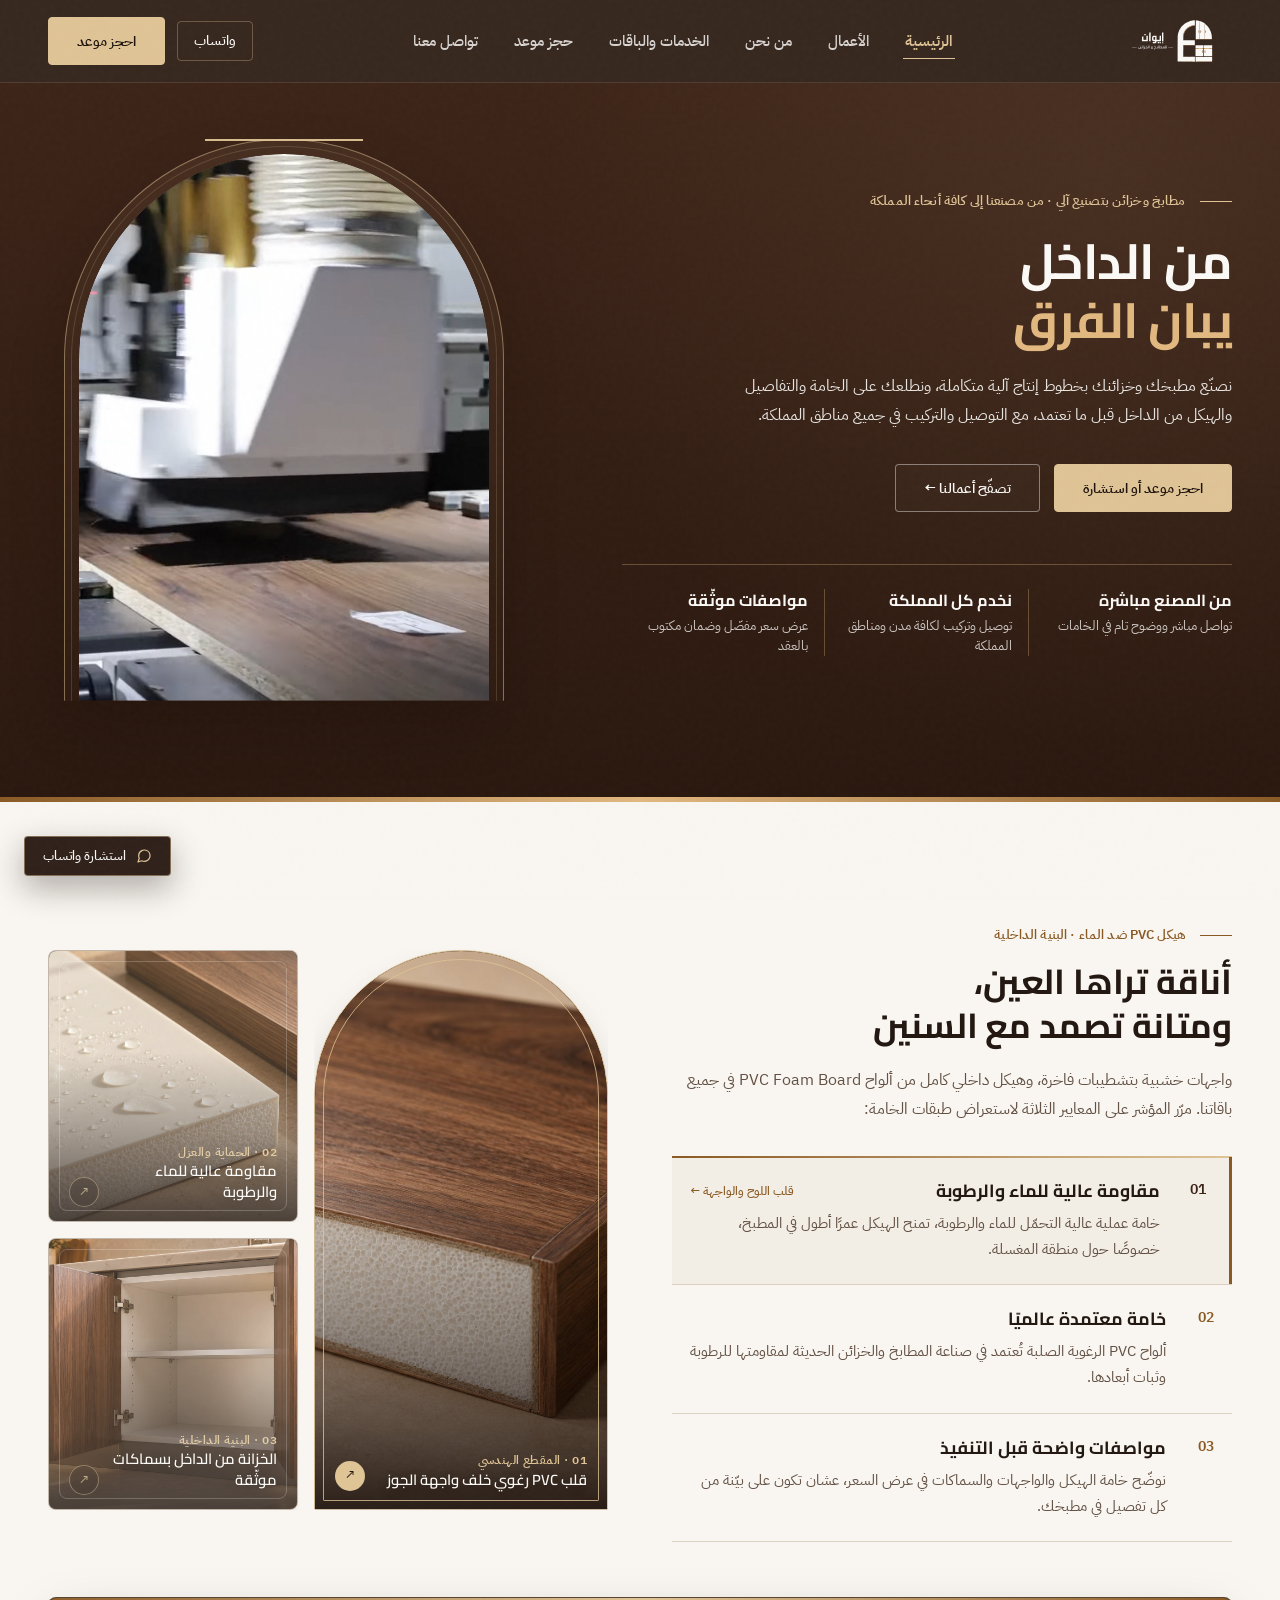
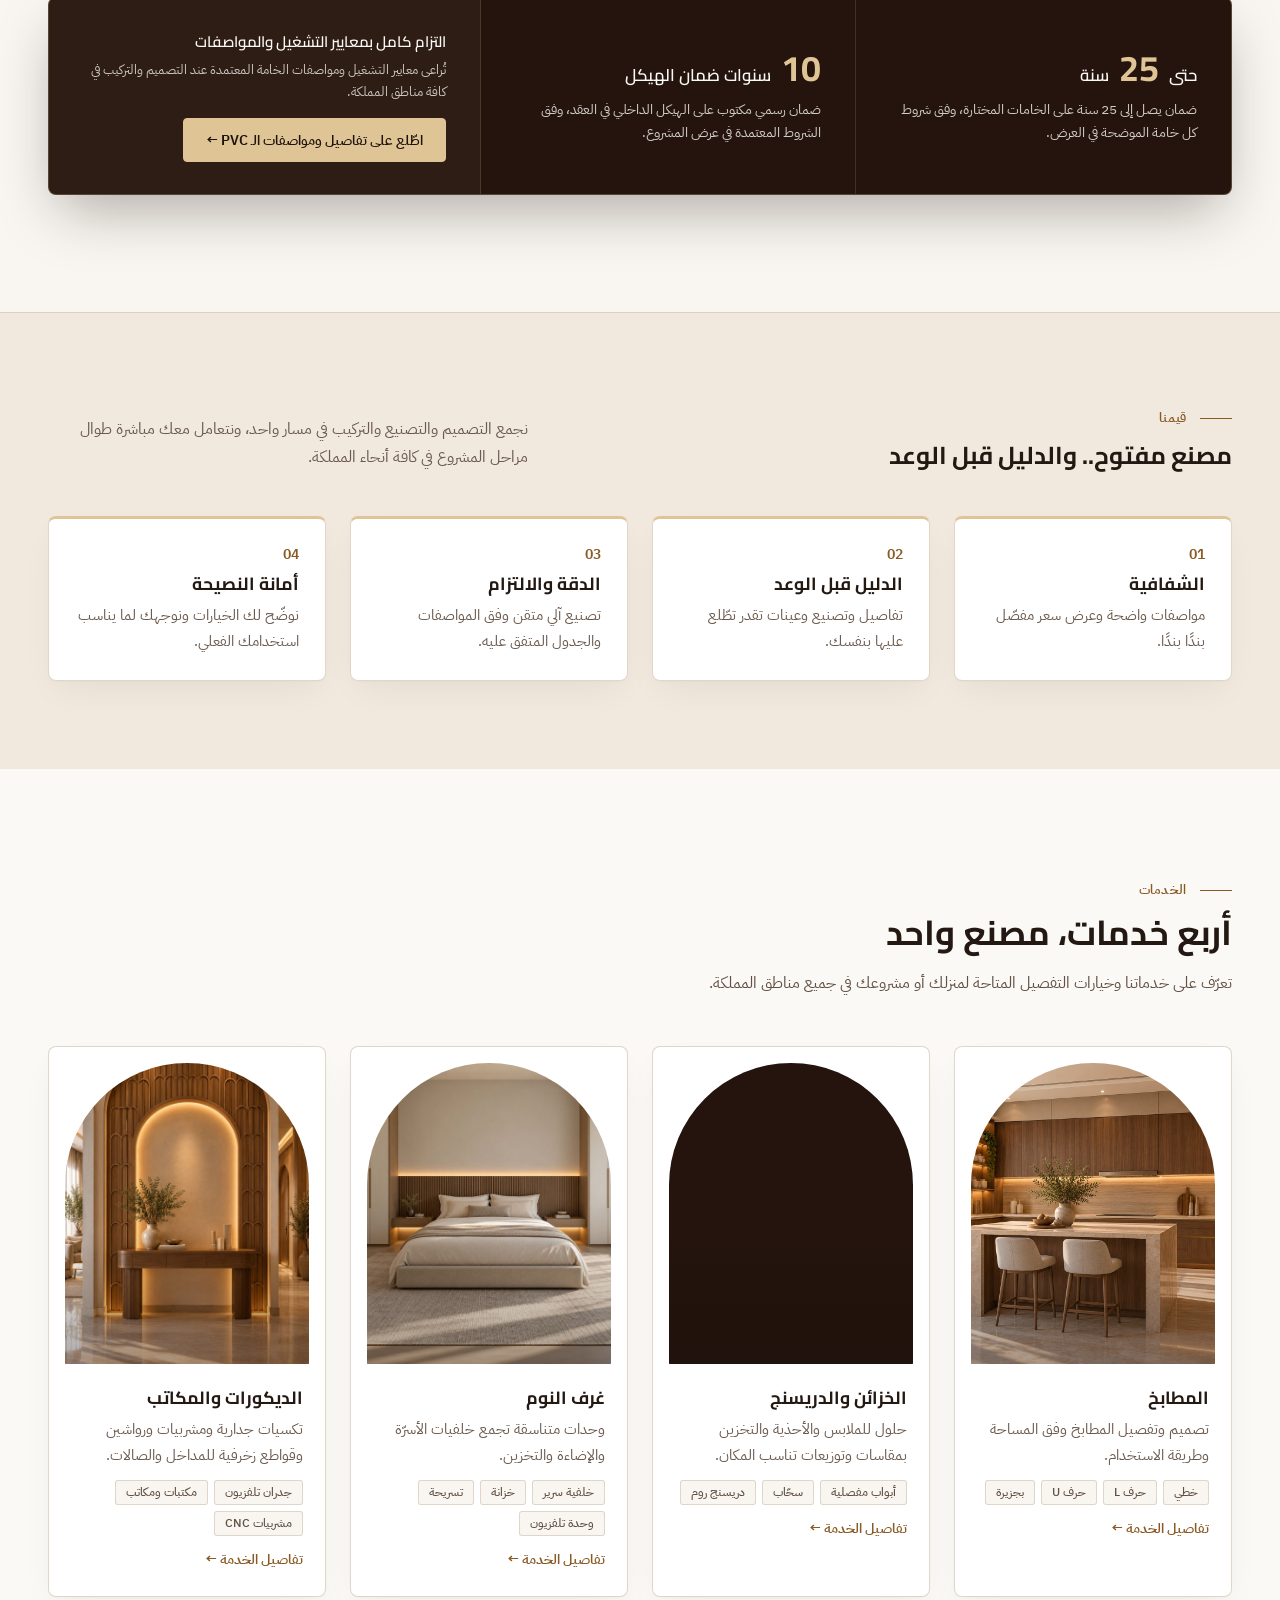
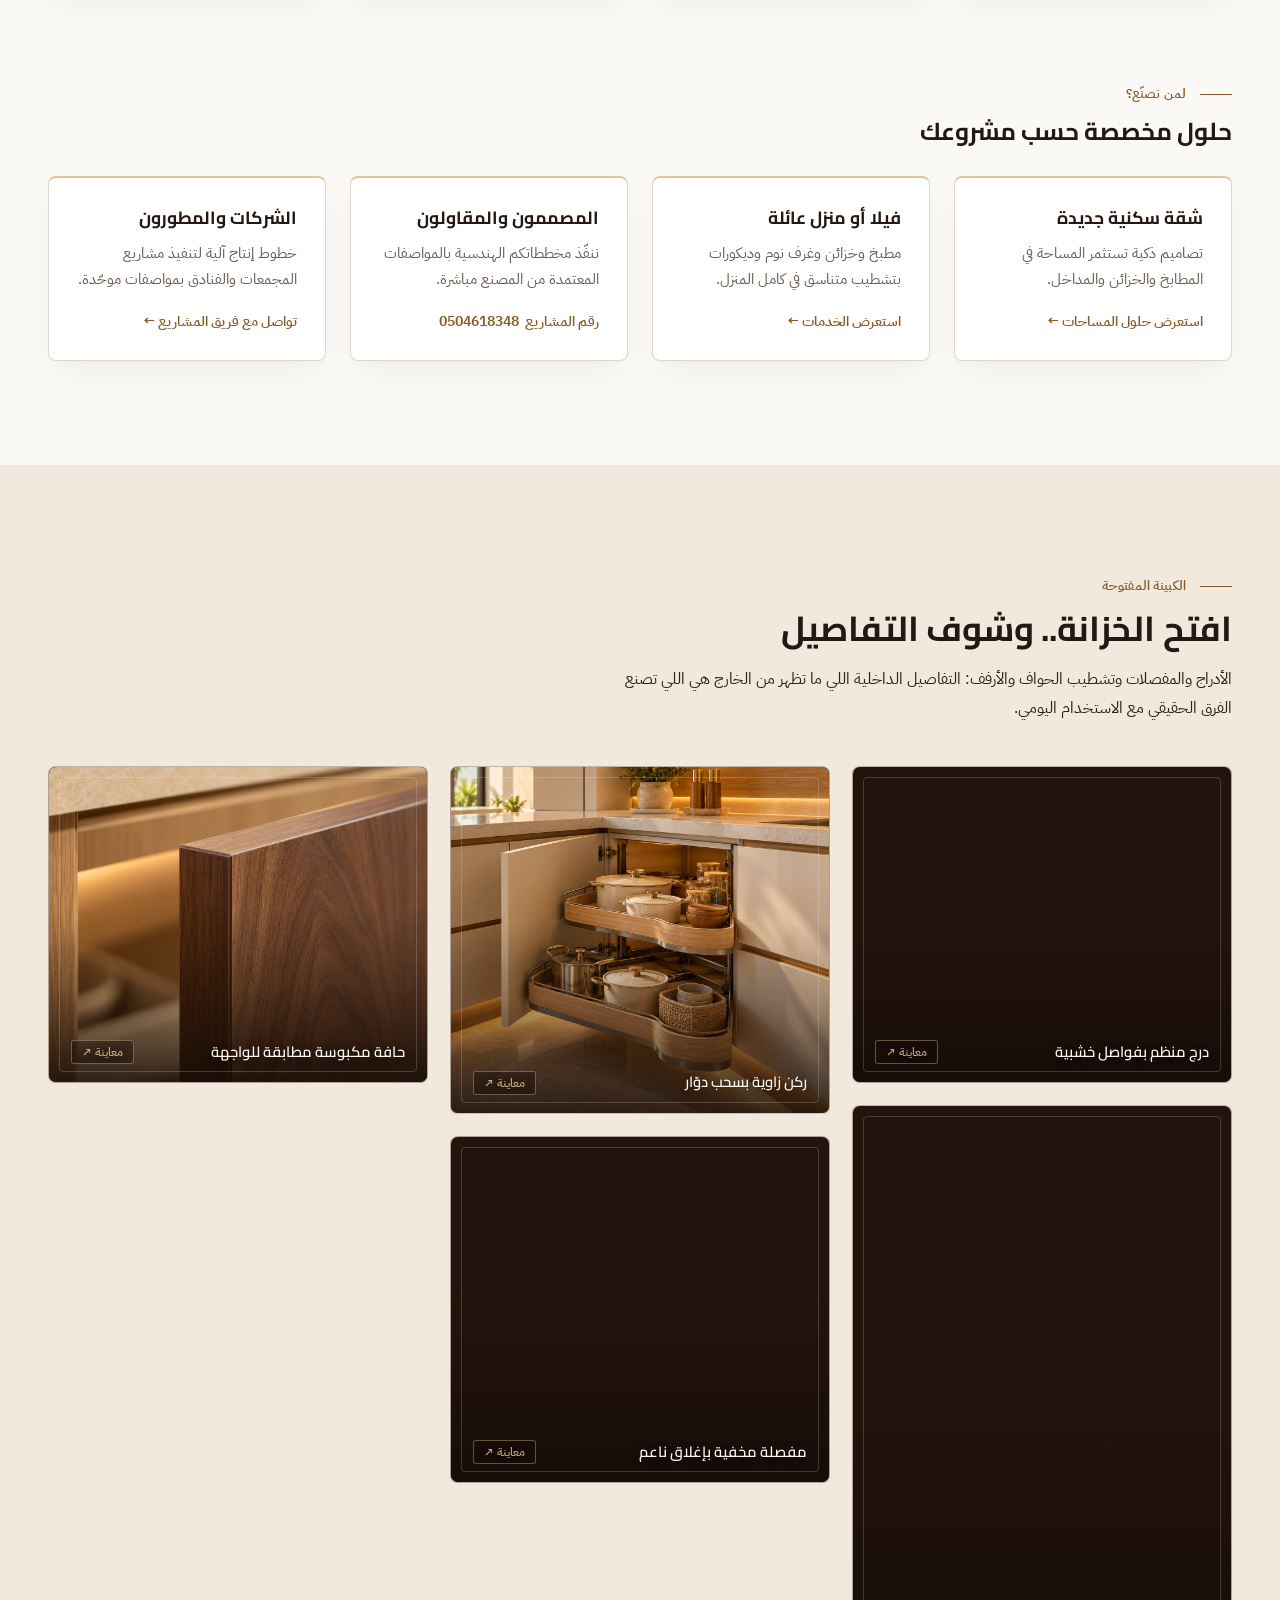
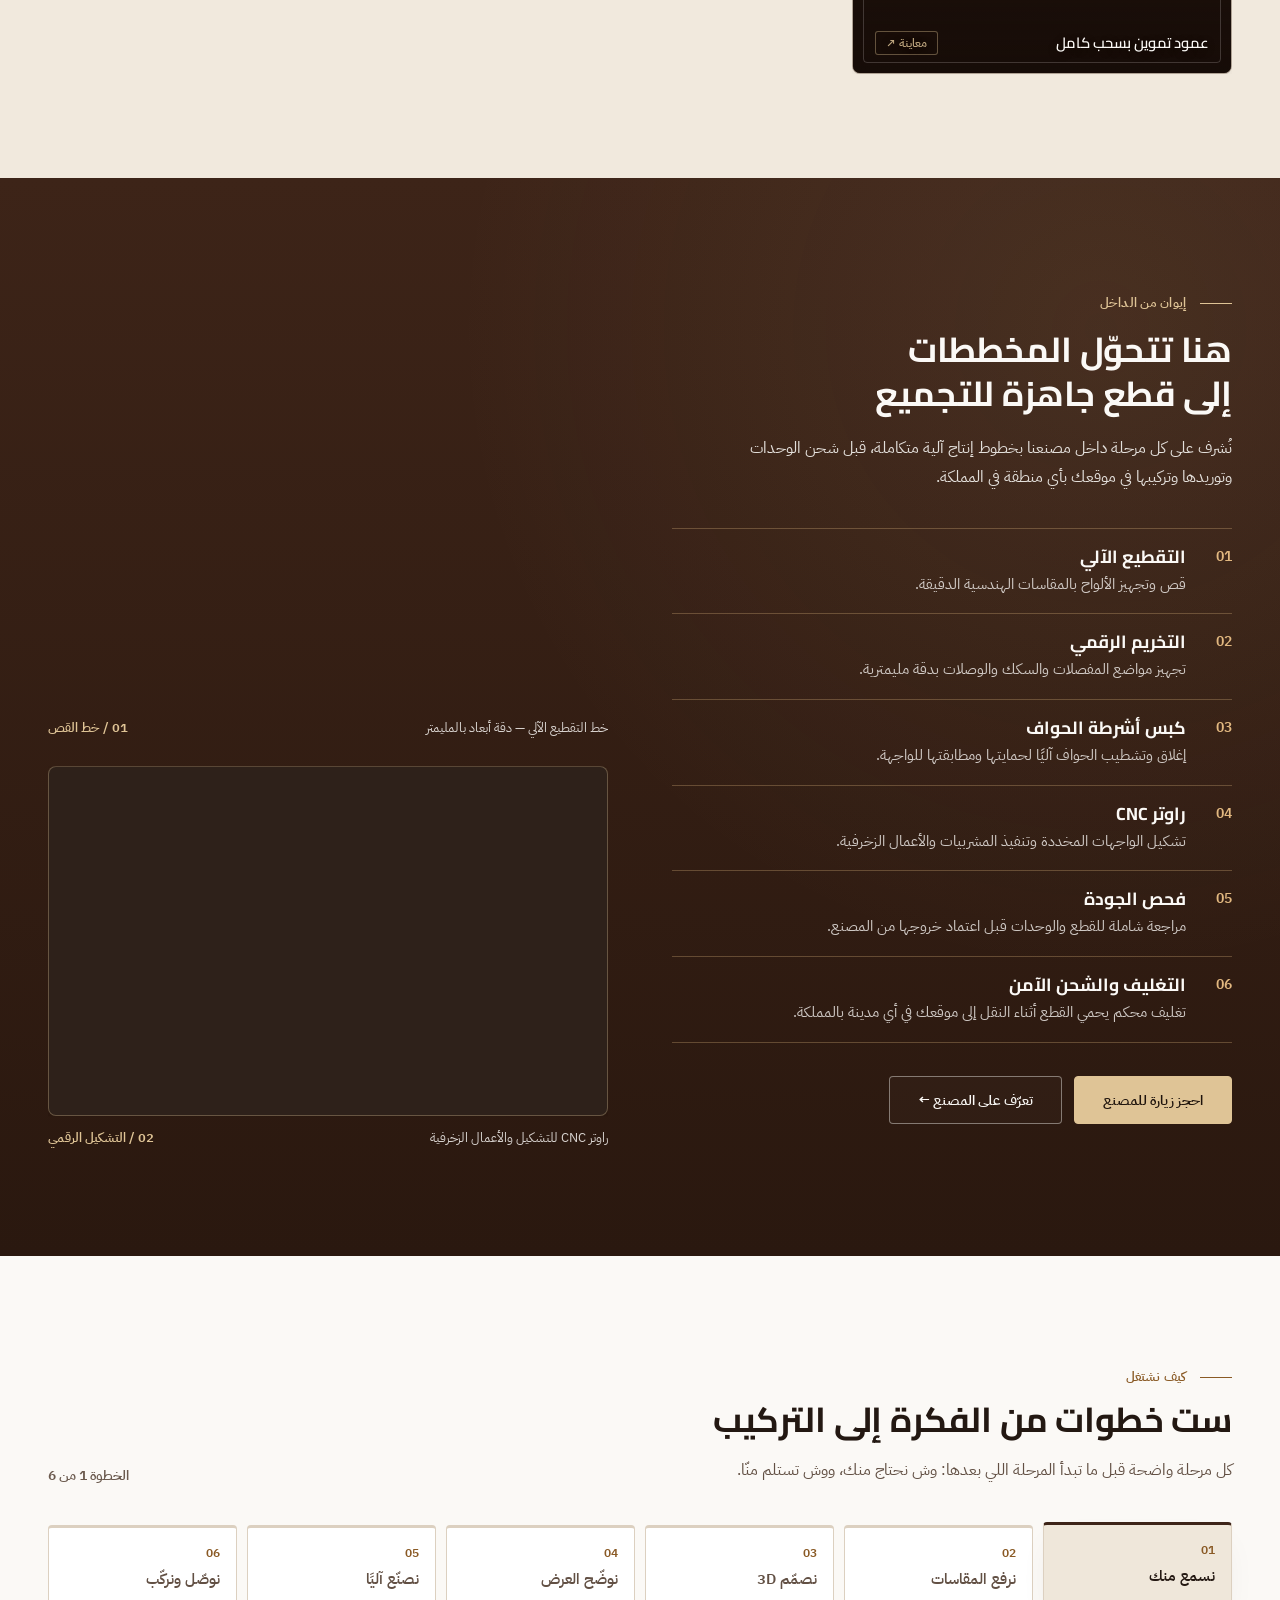
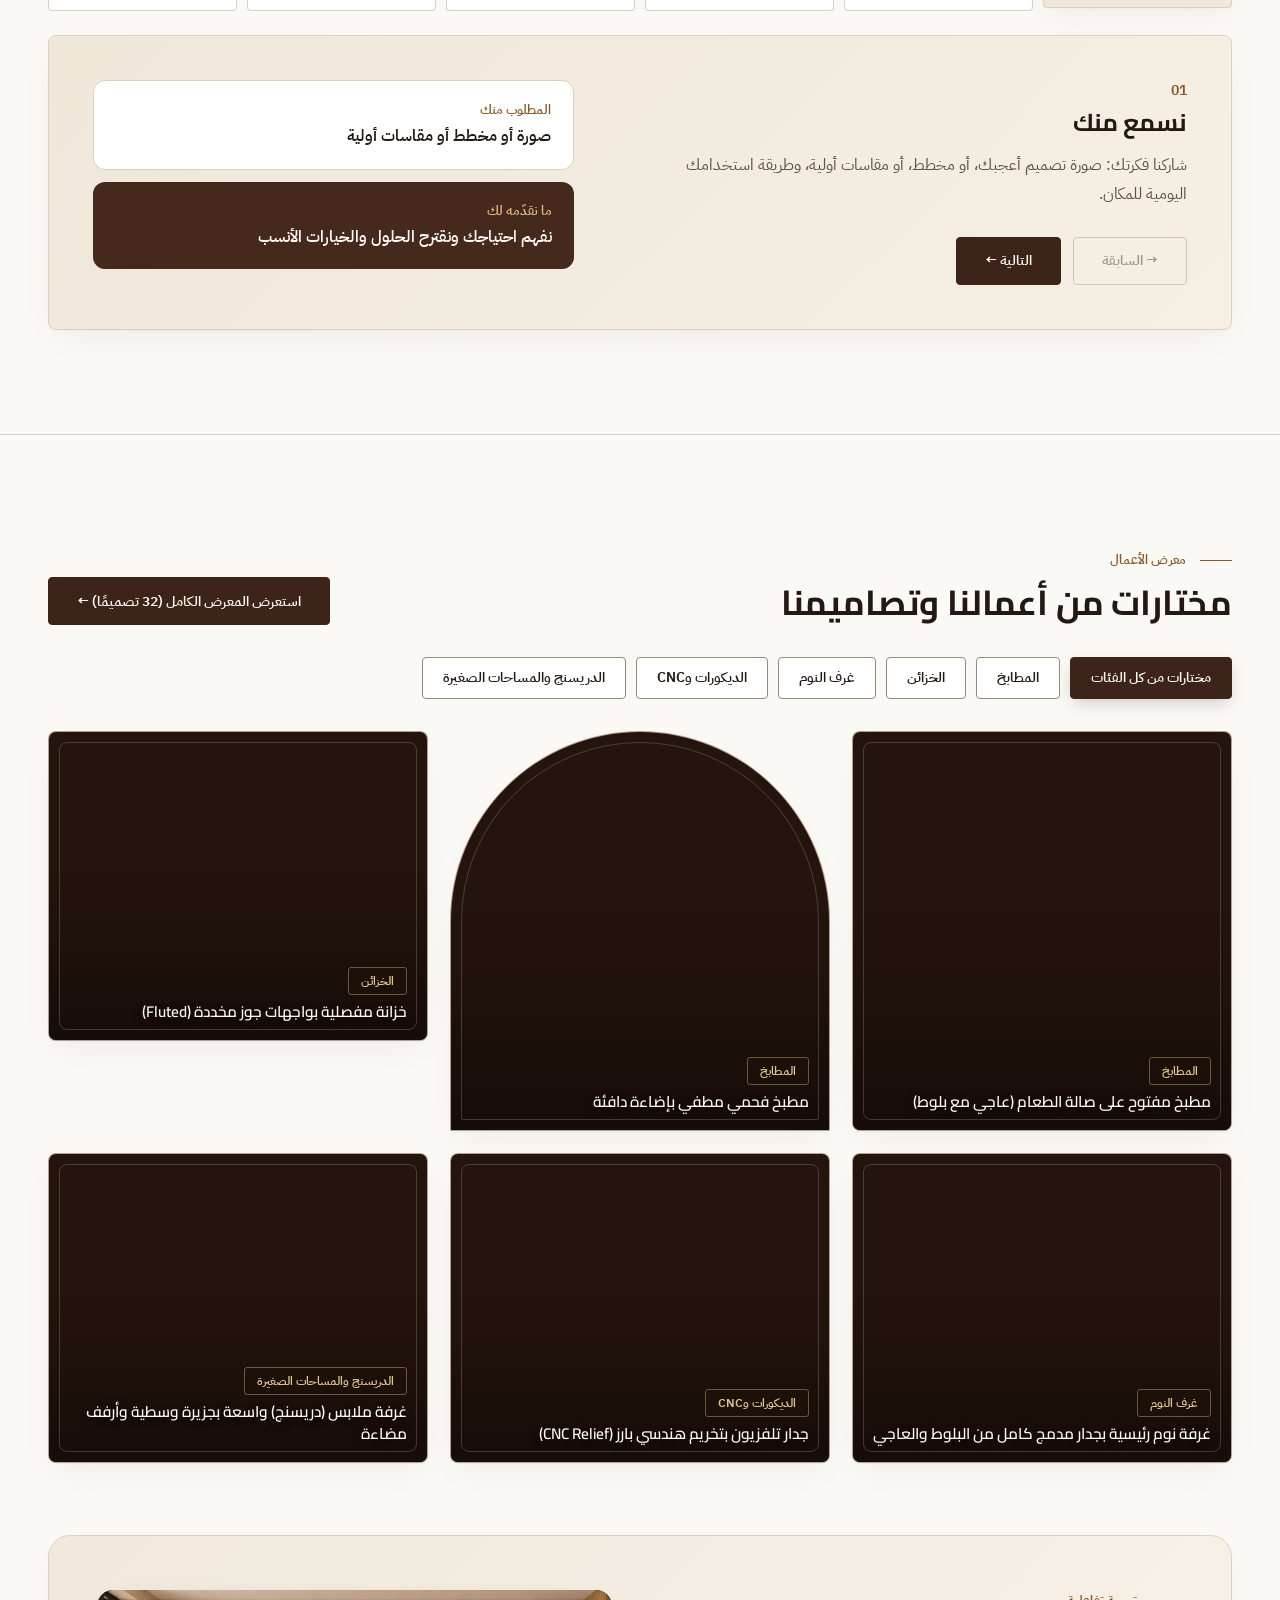
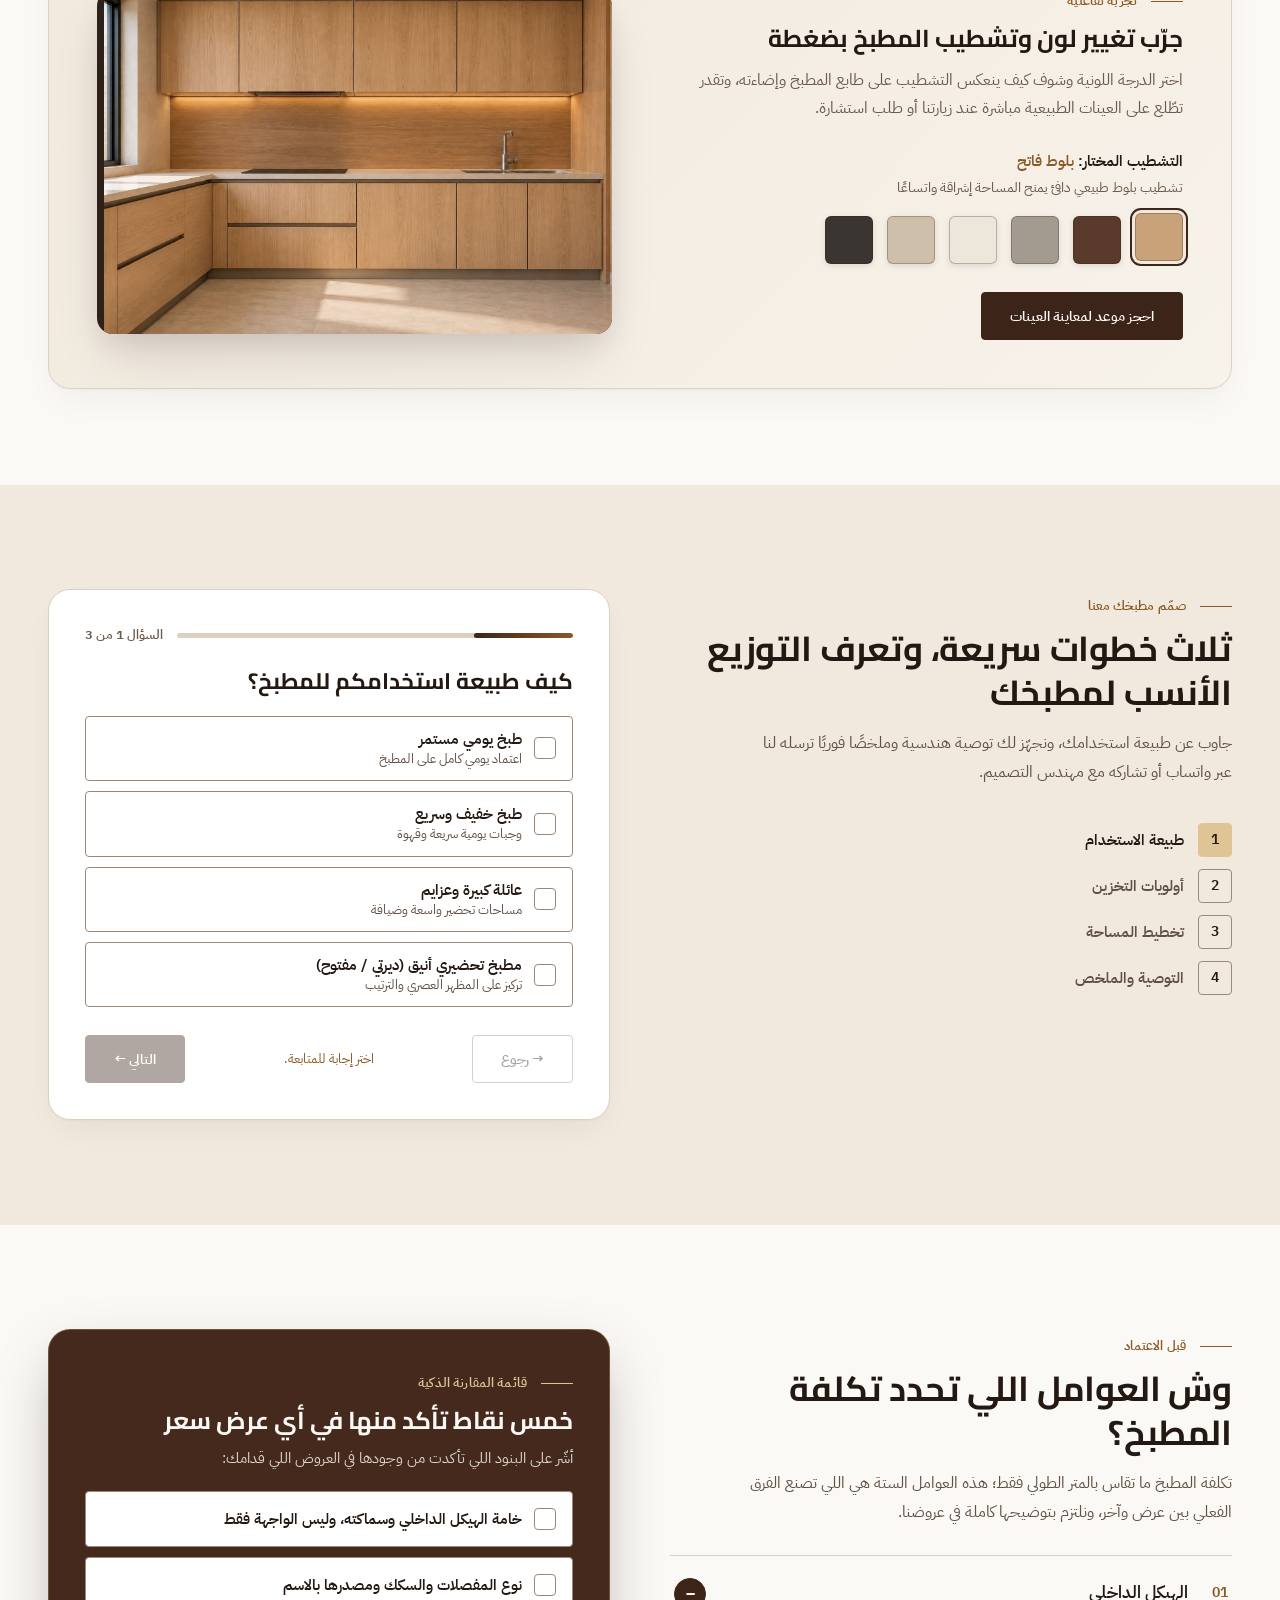
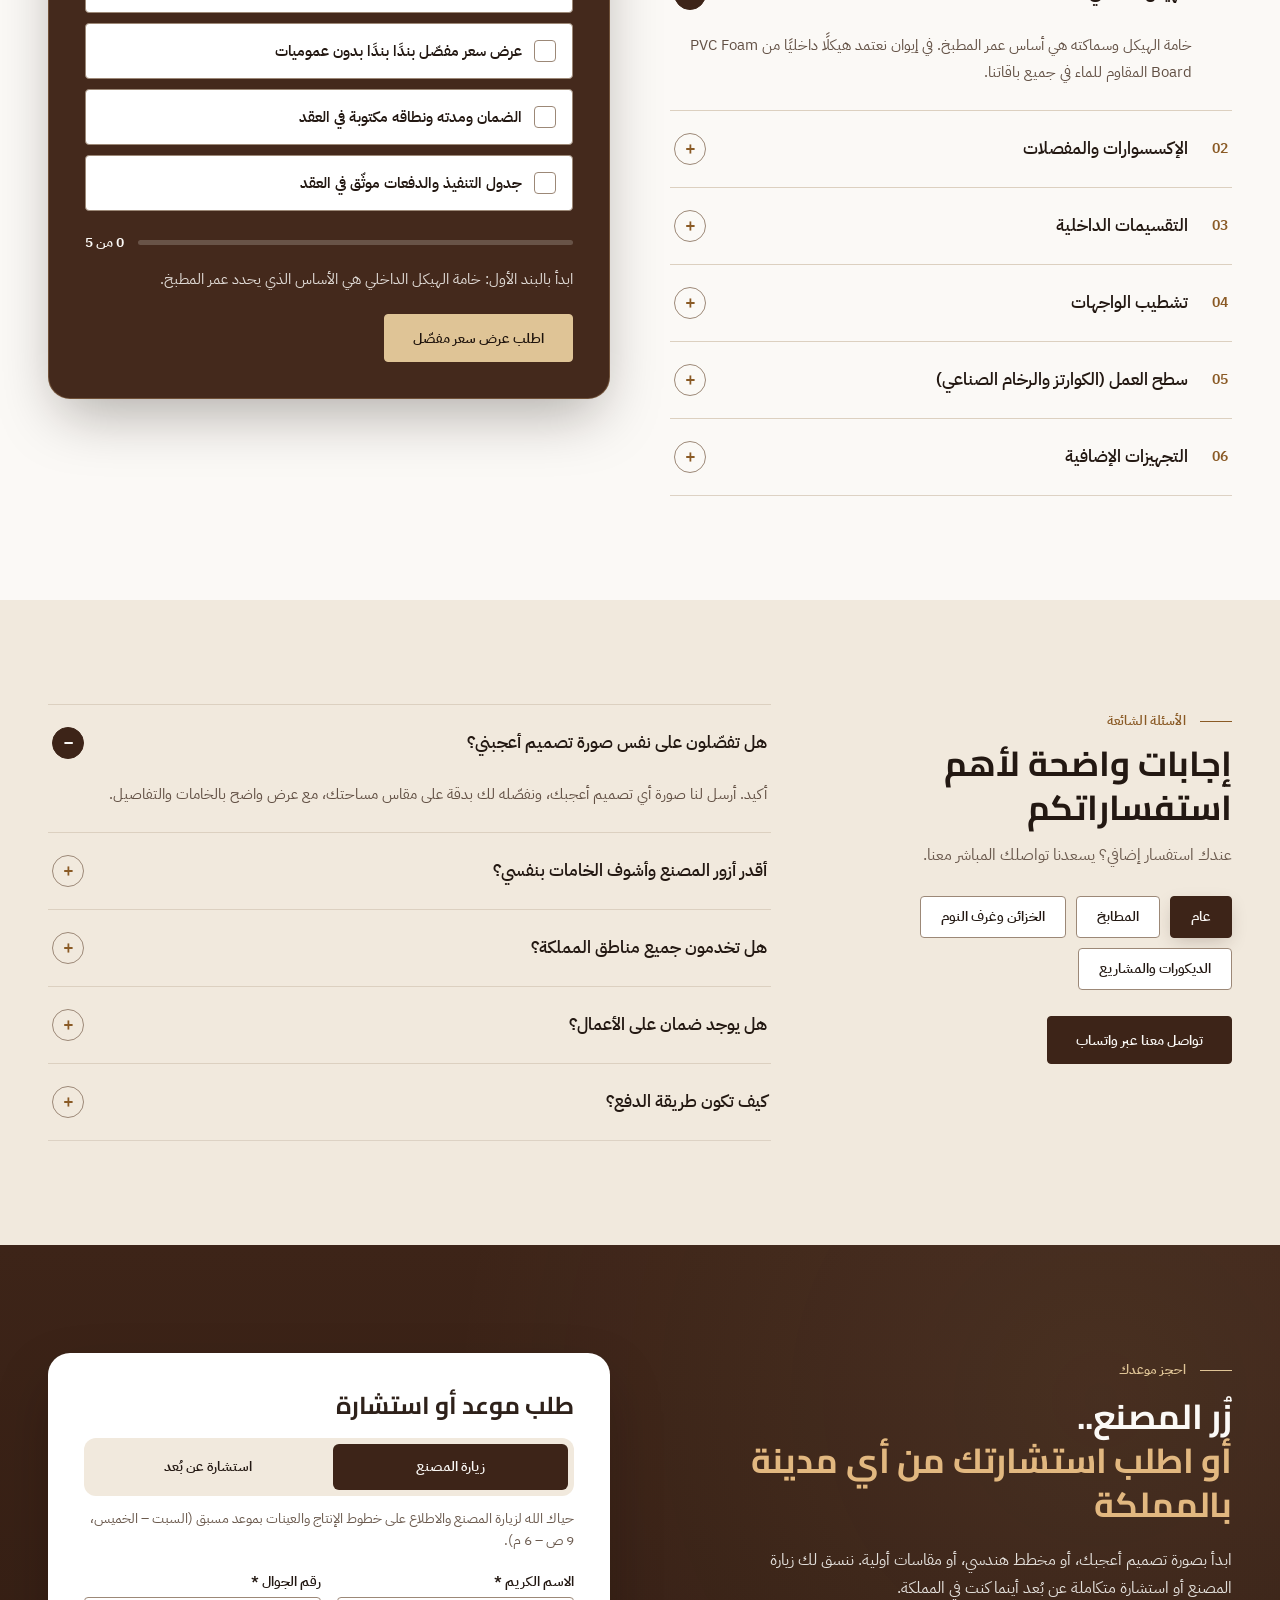
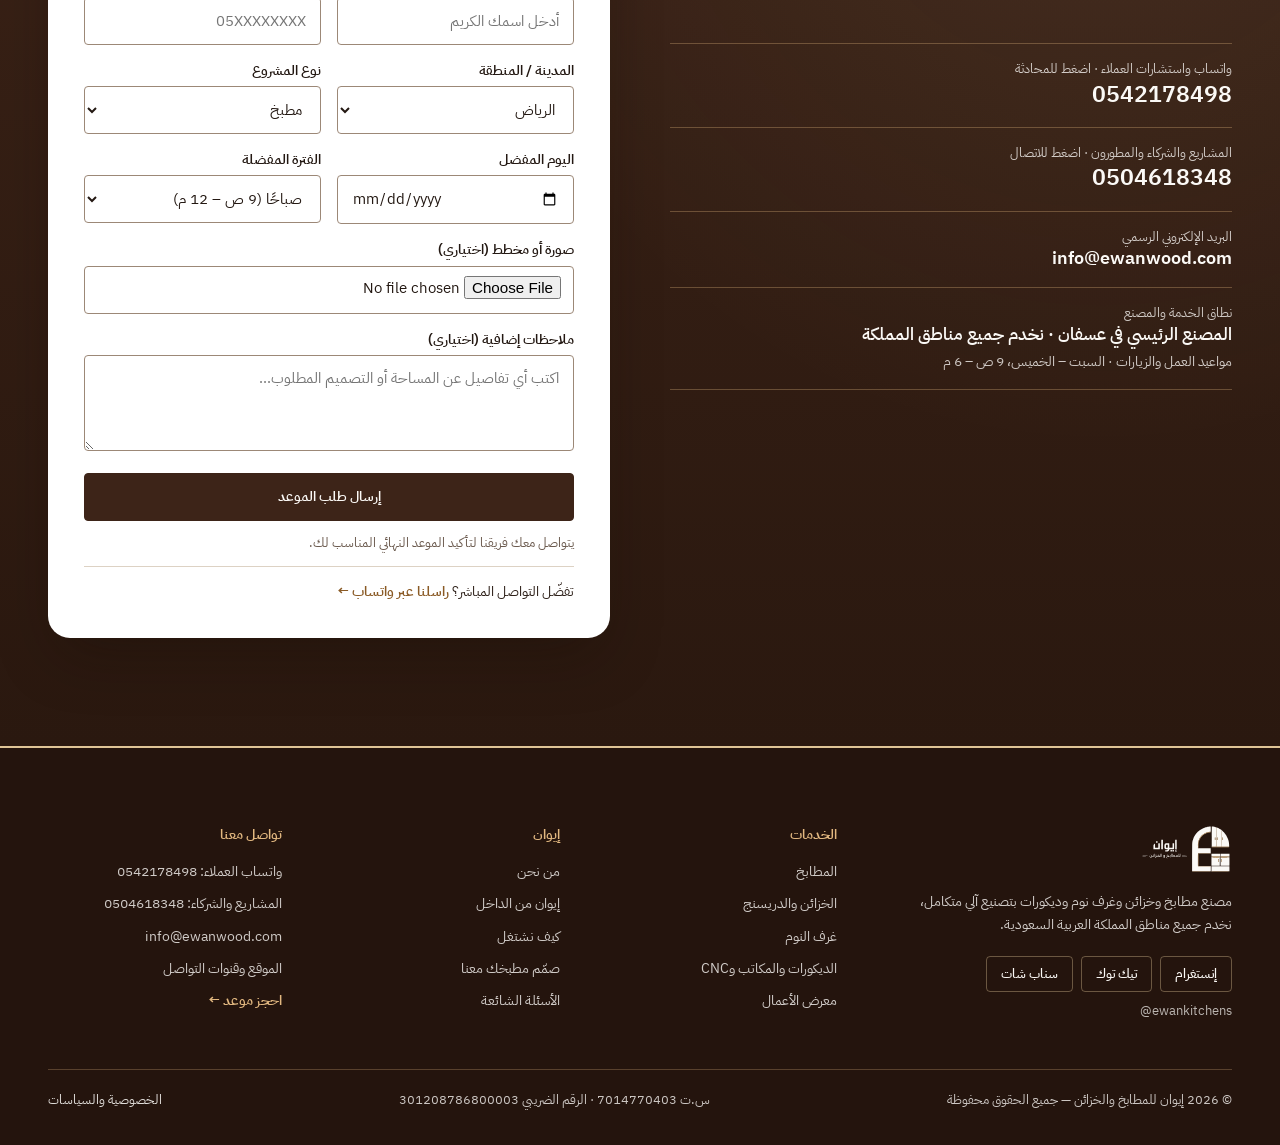
<file: index.html>
<!DOCTYPE html>
<html lang="ar" dir="rtl">
<head>
  <meta charset="utf-8">
  <meta name="viewport" content="width=device-width, initial-scale=1.0">
  <title>إيوان للمطابخ والخزائن — من الداخل يبان الفرق | نخدم جميع مناطق المملكة</title>
  <meta name="description" content="مصنع إيوان للمطابخ والخزائن وغرف النوم وديكورات CNC. هيكل PVC ضد الماء في جميع باقاتنا، تصنيع آلي دقيق، وضمان مكتوب يصل إلى 25 سنة. نخدم جميع مناطق المملكة.">
  <meta name="robots" content="index, follow, max-image-preview:large, max-snippet:-1, max-video-preview:-1">
  <meta name="theme-color" content="#3d2418">
  <link rel="canonical" href="https://ewanwood.com/">
  <link rel="alternate" hreflang="ar-SA" href="https://ewanwood.com/">
  <link rel="alternate" hreflang="x-default" href="https://ewanwood.com/">

  <!-- Open Graph / Social Sharing -->
  <meta property="og:type" content="website">
  <meta property="og:locale" content="ar_SA">
  <meta property="og:site_name" content="إيوان للمطابخ والخزائن">
  <meta property="og:title" content="إيوان للمطابخ والخزائن — من الداخل يبان الفرق | نخدم جميع مناطق المملكة">
  <meta property="og:description" content="مصنع إيوان للمطابخ والخزائن وغرف النوم وديكورات CNC. هيكل PVC ضد الماء في جميع باقاتنا، تصنيع آلي دقيق، وضمان مكتوب يصل إلى 25 سنة.">
  <meta property="og:url" content="https://ewanwood.com/">
  <meta property="og:image" content="https://esaedabozaied-design.github.io/ewan-website/assets/og-image.jpg">
  <meta property="og:image:secure_url" content="https://esaedabozaied-design.github.io/ewan-website/assets/og-image.jpg">
  <meta property="og:image:type" content="image/jpeg">
  <meta property="og:image:width" content="1536">
  <meta property="og:image:height" content="1024">
  <meta property="og:image:alt" content="مطبخ فاخر بتشطيب الجوز وهيكل PVC ضد الماء من مصنع إيوان للمطابخ والخزائن">

  <!-- Twitter Card -->
  <meta name="twitter:card" content="summary_large_image">
  <meta name="twitter:title" content="إيوان للمطابخ والخزائن — من الداخل يبان الفرق">
  <meta name="twitter:description" content="مصنع إيوان للمطابخ والخزائن وغرف النوم وديكورات CNC. هيكل PVC ضد الماء في جميع باقاتنا، تصنيع آلي دقيق، ونخدم جميع مناطق المملكة.">
  <meta name="twitter:image" content="https://esaedabozaied-design.github.io/ewan-website/assets/og-image.jpg">
  <meta name="twitter:image:alt" content="مطبخ فاخر بتشطيب الجوز وهيكل PVC ضد الماء من مصنع إيوان للمطابخ والخزائن">

  <!-- Core Web Vitals Preloads -->
  <link rel="preload" href="assets/font-3.ttf" as="font" type="font/ttf" crossorigin>
  <link rel="preload" href="assets/font-4.ttf" as="font" type="font/ttf" crossorigin>
  <link rel="preload" as="image" href="hero/hero-mobile-poster.jpg" fetchpriority="high">

  <link rel="icon" type="image/svg+xml" href="assets/ewan-mark.svg">
  <link rel="stylesheet" href="assets/fonts.css">
  <link rel="stylesheet" href="assets/styles.css">

  <!-- البيانات المنظمة الشاملة (SEO Schema.org @graph) -->
  <script type="application/ld+json">
  {
    "@context": "https://schema.org",
    "@graph": [
      {
        "@type": "HomeAndConstructionBusiness",
        "@id": "https://ewanwood.com/#organization",
        "name": "إيوان للمطابخ والخزائن",
        "alternateName": "Ewan Kitchens & Wardrobes",
        "description": "مصنع مطابخ وخزائن وغرف نوم وديكورات CNC بتصنيع آلي دقيق وهيكل PVC ضد الماء، نخدم جميع مناطق المملكة العربية السعودية.",
        "url": "https://ewanwood.com/",
        "logo": "https://ewanwood.com/assets/ewan-logo-horizontal-reverse.svg",
        "image": "https://esaedabozaied-design.github.io/ewan-website/assets/og-image.jpg",
        "telephone": "+966542178498",
        "email": "info@ewanwood.com",
        "taxID": "301208786800003",
        "identifier": "7014770403",
        "areaServed": {
          "@type": "Country",
          "name": "المملكة العربية السعودية"
        },
        "address": {
          "@type": "PostalAddress",
          "addressLocality": "عسفان",
          "addressCountry": "SA"
        },
        "contactPoint": [
          {
            "@type": "ContactPoint",
            "telephone": "+966542178498",
            "contactType": "customer service",
            "areaServed": "SA",
            "availableLanguage": ["Arabic"]
          },
          {
            "@type": "ContactPoint",
            "telephone": "+966504618348",
            "contactType": "sales",
            "areaServed": "SA",
            "availableLanguage": ["Arabic"]
          }
        ],
        "openingHoursSpecification": {
          "@type": "OpeningHoursSpecification",
          "dayOfWeek": ["Saturday", "Sunday", "Monday", "Tuesday", "Wednesday", "Thursday"],
          "opens": "09:00",
          "closes": "18:00"
        },
        "sameAs": [
          "https://www.instagram.com/ewankitchens/",
          "https://www.tiktok.com/@ewankitchens",
          "https://www.snapchat.com/add/ewankitchens"
        ]
      },
      {
        "@type": "WebSite",
        "@id": "https://ewanwood.com/#website",
        "url": "https://ewanwood.com/",
        "name": "إيوان للمطابخ والخزائن",
        "inLanguage": "ar-SA",
        "publisher": {
          "@id": "https://ewanwood.com/#organization"
        }
      },
      {
        "@type": "WebPage",
        "@id": "https://ewanwood.com/#webpage",
        "url": "https://ewanwood.com/",
        "name": "إيوان للمطابخ والخزائن — من الداخل يبان الفرق | نخدم جميع مناطق المملكة",
        "isPartOf": {
          "@id": "https://ewanwood.com/#website"
        },
        "about": {
          "@id": "https://ewanwood.com/#organization"
        },
        "inLanguage": "ar-SA"
      },
      {
        "@type": "FAQPage",
        "@id": "https://ewanwood.com/#faqpage",
        "mainEntity": [
          {
            "@type": "Question",
            "name": "وش خامة الهيكل الداخلي للمطابخ في إيوان؟",
            "acceptedAnswer": {
              "@type": "Answer",
              "text": "الهيكل الداخلي من ألواح PVC Foam Board في جميع باقاتنا؛ وهي خامة عالية المقاومة للماء والرطوبة وتمنح مطبخك عمرًا أطول خصوصًا حول منطقة المغسلة."
            }
          },
          {
            "@type": "Question",
            "name": "هل تخدمون جميع مناطق المملكة؟",
            "acceptedAnswer": {
              "@type": "Answer",
              "text": "نعم، نخدم كافة مناطق ومدن المملكة العربية السعودية، ويتم التصنيع والتجهيز الكامل في مصنعنا الرئيسي بعسفان بأعلى معايير الدقة والتغليف الآمن حتى التركيب في موقعك."
            }
          },
          {
            "@type": "Question",
            "name": "هل يوجد ضمان مكتوب على المطابخ والخزائن؟",
            "acceptedAnswer": {
              "@type": "Answer",
              "text": "نعم، نقدّم ضمانًا رسميًا مكتوبًا في العقد، يصل إلى 10 سنوات على الهيكل وحتى 25 سنة على الخامات المختارة وفق الشروط الموضحة في العرض."
            }
          }
        ]
      }
    ]
  }
  </script>
</head>
<body>
  <div class="scroll-progress" aria-hidden="true"></div>
  <a class="skip-link" href="#main">انتقل إلى المحتوى الرئيسي</a>

  <!-- ================= الهيدر وشريط التنقل ================= -->
  <header class="site-header dark">
    <div class="wrap header-inner">
      <a href="index.html" class="brand-logo" aria-label="إيوان للمطابخ والخزائن — الرئيسية">
        <img src="assets/ewan-logo-horizontal-reverse.svg" alt="شعار إيوان للمطابخ والخزائن" width="160" height="50" decoding="async">
      </a>

      <nav class="main-nav" aria-label="القائمة الرئيسية">
        <a href="index.html" aria-current="page">الرئيسية</a>
        <a href="gallery.html">الأعمال</a>
        <a href="about.html">من نحن</a>
        <a href="services.html">الخدمات والباقات</a>
        <a href="booking.html">حجز موعد</a>
        <a href="contact.html">تواصل معنا</a>
      </nav>

      <div class="header-actions">
        <a class="wa-header-link" href="https://wa.me/966542178498" target="_blank" rel="noopener">واتساب</a>
        <a class="btn btn-gold" href="booking.html">احجز موعد</a>
        <button type="button" id="menu-toggle" class="menu-toggle" aria-label="فتح القائمة" aria-expanded="false" aria-controls="mobile-drawer">
          <svg viewBox="0 0 24 24" fill="none" stroke="currentColor" stroke-width="2" stroke-linecap="round">
            <path d="M4 7h16M4 12h16M4 17h12"/>
          </svg>
        </button>
      </div>
    </div>
  </header>

  <!-- درج الجوال (Mobile Drawer) -->
  <div id="mobile-drawer" class="mobile-drawer" aria-hidden="true">
    <div class="mobile-drawer-panel" role="dialog" aria-label="قائمة الجوال">
      <div style="display:flex;align-items:center;justify-content:space-between;padding-bottom:16px;border-bottom:1px solid rgba(226,184,128,0.25)">
        <img src="assets/ewan-logo-horizontal-reverse.svg" alt="شعار إيوان للمطابخ والخزائن" width="134" height="42" decoding="async" style="height:42px;width:auto">
        <button type="button" id="drawer-close" class="menu-toggle" style="display:inline-flex" aria-label="إغلاق القائمة">✕</button>
      </div>
      <nav class="mobile-nav-links" aria-label="روابط الجوال">
        <a href="index.html" aria-current="page"><span>الرئيسية</span><span>←</span></a>
        <a href="gallery.html"><span>الأعمال (المعرض)</span><span>←</span></a>
        <a href="about.html"><span>من نحن</span><span>←</span></a>
        <a href="services.html"><span>الخدمات والباقات</span><span>←</span></a>
        <a href="booking.html"><span>حجز موعد</span><span>←</span></a>
        <a href="contact.html"><span>تواصل معنا</span><span>←</span></a>
      </nav>
      <div style="margin-top:auto;display:grid;gap:10px">
        <a class="btn btn-gold" href="booking.html" style="width:100%">احجز موعد</a>
        <a class="btn btn-line" href="https://wa.me/966542178498" target="_blank" rel="noopener" style="width:100%">محادثة واتساب مباشرة</a>
      </div>
    </div>
  </div>

  <main id="main">
    <!-- ================= 1. الهيرو (Hero Section) ================= -->
    <section class="dark" style="background: var(--walnut); color: var(--on-walnut); position: relative; overflow: hidden">
      <div class="wrap" id="top" style="padding-top: 56px; padding-bottom: 96px">
        <div class="hero-grid">
          <div>
            <p class="eyebrow reveal">مطابخ وخزائن بتصنيع آلي · من مصنعنا إلى كافة أنحاء المملكة</p>
            <h1 class="t-xl reveal reveal-delay-1" style="margin-top: 20px; color: #fbf9f6">
              من الداخل<br><span style="color: #e2b880">يبان الفرق</span>
            </h1>
            <p class="t-body-lg reveal reveal-delay-2" style="margin-top: 22px; max-width: 530px; color: rgba(251,249,246,0.9)">
              نصنّع مطبخك وخزائنك بخطوط إنتاج آلية متكاملة، ونطلعك على الخامة والتفاصيل والهيكل من الداخل قبل ما تعتمد، مع التوصيل والتركيب في جميع مناطق المملكة.
            </p>
            <div class="reveal reveal-delay-3" style="margin-top: 34px; display: flex; flex-wrap: wrap; gap: 14px">
              <a class="btn btn-gold" href="#booking">احجز موعد أو استشارة</a>
              <a class="btn btn-line" href="#works">تصفّح أعمالنا ←</a>
            </div>

            <div class="hero-pillars reveal reveal-delay-3">
              <div class="hero-pillar">
                <p style="font: 700 1rem/1.45 var(--font-display); color: #fbf9f6">من المصنع مباشرة</p>
                <p style="margin-top: 4px; font: 400 0.82rem/1.5 var(--font-sans); color: rgba(251,249,246,0.78)">تواصل مباشر ووضوح تام في الخامات</p>
              </div>
              <div class="hero-pillar">
                <p style="font: 700 1rem/1.45 var(--font-display); color: #fbf9f6">نخدم كل المملكة</p>
                <p style="margin-top: 4px; font: 400 0.82rem/1.5 var(--font-sans); color: rgba(251,249,246,0.78)">توصيل وتركيب لكافة مدن ومناطق المملكة</p>
              </div>
              <div class="hero-pillar">
                <p style="font: 700 1rem/1.45 var(--font-display); color: #fbf9f6">مواصفات موثّقة</p>
                <p style="margin-top: 4px; font: 400 0.82rem/1.5 var(--font-sans); color: rgba(251,249,246,0.78)">عرض سعر مفصّل وضمان مكتوب بالعقد</p>
              </div>
            </div>
          </div>

          <div class="arch-frame">
            <div class="arch-media" role="img" aria-label="ماكينة التخريم داخل المصنع تعمل على لوح بلون الجوز" style="background-image: url('hero/hero-mobile-poster.jpg'); background-size: cover; background-position: center">
              <video autoplay muted loop playsinline preload="metadata" poster="hero/hero-mobile-poster.jpg" aria-hidden="true">
                <source src="hero/hero-mobile-720x1280.webm" type="video/webm">
                <source src="hero/hero-mobile-720x1280.mp4" type="video/mp4">
              </video>
            </div>
          </div>
        </div>
      </div>
      <div style="height: 5px; background: linear-gradient(90deg, #8a5a25, #e2b880, #8a5a25)"></div>
    </section>

    <!-- ================= 2. قسم PVC (خامة الهيكل — استوديو الخامات التفاعلي) ================= -->
    <section id="pvc" style="padding: 116px 0; background: var(--surface); border-bottom: 1px solid var(--border)">
      <div class="wrap">
        <div class="split" id="pvc-showcase">
          <div class="reveal">
            <p class="eyebrow">هيكل PVC ضد الماء · البنية الداخلية</p>
            <h2 class="t-lg" style="margin-top: 14px; color: var(--ink)">
              أناقة تراها العين،<br>ومتانة تصمد مع السنين
            </h2>
            <p class="t-body-lg" style="margin-top: 18px; color: var(--ink-muted)">
              واجهات خشبية بتشطيبات فاخرة، وهيكل داخلي كامل من ألواح PVC Foam Board في جميع باقاتنا. مرّر المؤشر على المعايير الثلاثة لاستعراض طبقات الخامة:
            </p>

            <div class="pvc-specs" role="list">
              <div class="pvc-spec-item is-active reveal" data-pvc-idx="0" role="listitem" tabindex="0">
                <span class="pvc-spec-num">01</span>
                <div style="flex: 1">
                  <div class="pvc-spec-title">
                    <h3 class="t-heading">مقاومة عالية للماء والرطوبة</h3>
                    <span class="pvc-spec-tag">قلب اللوح والواجهة ←</span>
                  </div>
                  <p style="margin-top: 6px; color: var(--ink-muted); font-size: 0.94rem">خامة عملية عالية التحمّل للماء والرطوبة، تمنح الهيكل عمرًا أطول في المطبخ، خصوصًا حول منطقة المغسلة.</p>
                </div>
              </div>

              <div class="pvc-spec-item reveal" data-pvc-idx="1" role="listitem" tabindex="0">
                <span class="pvc-spec-num">02</span>
                <div style="flex: 1">
                  <div class="pvc-spec-title">
                    <h3 class="t-heading">خامة معتمدة عالميًا</h3>
                    <span class="pvc-spec-tag">اختبار العزل المائي ←</span>
                  </div>
                  <p style="margin-top: 6px; color: var(--ink-muted); font-size: 0.94rem">ألواح PVC الرغوية الصلبة تُعتمد في صناعة المطابخ والخزائن الحديثة لمقاومتها للرطوبة وثبات أبعادها.</p>
                </div>
              </div>

              <div class="pvc-spec-item reveal" data-pvc-idx="2" role="listitem" tabindex="0">
                <span class="pvc-spec-num">03</span>
                <div style="flex: 1">
                  <div class="pvc-spec-title">
                    <h3 class="t-heading">مواصفات واضحة قبل التنفيذ</h3>
                    <span class="pvc-spec-tag">سماكة الهيكل الداخلي ←</span>
                  </div>
                  <p style="margin-top: 6px; color: var(--ink-muted); font-size: 0.94rem">نوضّح خامة الهيكل والواجهات والسماكات في عرض السعر، عشان تكون على بيّنة من كل تفصيل في مطبخك.</p>
                </div>
              </div>
            </div>
          </div>

          <!-- التكوين البصري المتزامن لصور الخامة (Curtain Mask Reveal + Interactive Focus) -->
          <div class="pvc-gallery-stage has-focus" aria-label="معرض تفاصيل ألواح PVC">
            <figure class="pvc-fig pvc-fig-arch reveal-mask is-active" data-pvc-fig="0" style="--stagger-idx: 0">
              <img src="assets/web/ai-p1-pvc-cutaway.jpg" alt="مقطع في لوح هيكل: واجهة بتشطيب الجوز وقلب PVC رغوي أبيض" width="1122" height="1402" decoding="async" data-parallax-img="0.04">
              <figcaption class="pvc-caption">
                <div class="pvc-caption-text">
                  <span class="pvc-caption-kicker">01 · المقطع الهندسي</span>
                  <span class="pvc-caption-title">قلب PVC رغوي خلف واجهة الجوز</span>
                </div>
                <span class="pvc-caption-zoom" aria-hidden="true">↗</span>
              </figcaption>
            </figure>

            <figure class="pvc-fig reveal-mask" data-pvc-fig="1" style="--stagger-idx: 1">
              <img src="assets/web/ai-p2-pvc-water.jpg" alt="قطرات ماء على سطح لوح PVC رغوي أبيض" width="1024" height="1536" decoding="async" style="object-position: 50% 45%" data-parallax-img="0.03">
              <figcaption class="pvc-caption">
                <div class="pvc-caption-text">
                  <span class="pvc-caption-kicker">02 · الحماية والعزل</span>
                  <span class="pvc-caption-title">مقاومة عالية للماء والرطوبة</span>
                </div>
                <span class="pvc-caption-zoom" aria-hidden="true">↗</span>
              </figcaption>
            </figure>

            <figure class="pvc-fig reveal-mask" data-pvc-fig="2" style="--stagger-idx: 2">
              <img src="assets/web/ai-p3-carcass-interior.jpg" alt="خزانة سفلية مفتوحة يظهر فيها هيكل أبيض داخلي ورف قابل للتعديل" width="1024" height="1536" decoding="async" style="object-position: 50% 40%" data-parallax-img="0.03">
              <figcaption class="pvc-caption">
                <div class="pvc-caption-text">
                  <span class="pvc-caption-kicker">03 · البنية الداخلية</span>
                  <span class="pvc-caption-title">الخزانة من الداخل بسماكات موثّقة</span>
                </div>
                <span class="pvc-caption-zoom" aria-hidden="true">↗</span>
              </figcaption>
            </figure>
          </div>
        </div>

        <!-- شريط الضمان والمواصفات المعماري (ممتد بعرض القسم لتوازن بصري متكامل) -->
        <div class="pvc-ledger reveal">
          <div class="pvc-ledger-col">
            <div class="pvc-ledger-metric">
              <span class="pvc-ledger-unit">حتى</span>
              <span class="pvc-ledger-num" data-count-to="25">25</span>
              <span class="pvc-ledger-unit">سنة</span>
            </div>
            <p class="pvc-ledger-desc">ضمان يصل إلى 25 سنة على الخامات المختارة، وفق شروط كل خامة الموضحة في العرض.</p>
          </div>

          <div class="pvc-ledger-col">
            <div class="pvc-ledger-metric">
              <span class="pvc-ledger-num" data-count-to="10">10</span>
              <span class="pvc-ledger-unit">سنوات ضمان الهيكل</span>
            </div>
            <p class="pvc-ledger-desc">ضمان رسمي مكتوب على الهيكل الداخلي في العقد، وفق الشروط المعتمدة في عرض المشروع.</p>
          </div>

          <div class="pvc-ledger-col" style="background: rgba(223, 196, 150, 0.05)">
            <p style="font: 600 0.94rem/1.55 var(--font-display); color: #fbf9f6">التزام كامل بمعايير التشغيل والمواصفات</p>
            <p style="margin-top: 6px; font: 400 0.84rem/1.6 var(--font-sans); color: rgba(251, 249, 246, 0.76)">
              تُراعى معايير التشغيل ومواصفات الخامة المعتمدة عند التصميم والتركيب في كافة مناطق المملكة.
            </p>
            <div style="margin-top: 16px">
              <a href="services.html#pvc-story" class="btn btn-gold" style="min-height: 44px; padding: 0 22px">
                <span>اطّلع على تفاصيل ومواصفات الـ PVC ←</span>
              </a>
            </div>
          </div>
        </div>
      </div>
    </section>

    <!-- ================= 3. القيم الأربع ================= -->
    <section id="about" style="padding: 88px 0; background: #f1e9dd">
      <div class="wrap">
        <div class="reveal" style="display: flex; flex-wrap: wrap; align-items: flex-end; justify-content: space-between; gap: 24px">
          <div>
            <p class="eyebrow">قيمنا</p>
            <h2 class="t-md" style="margin-top: 10px">مصنع مفتوح.. والدليل قبل الوعد</h2>
          </div>
          <p style="max-width: 480px; color: #6b5a4e">
            نجمع التصميم والتصنيع والتركيب في مسار واحد، ونتعامل معك مباشرة طوال مراحل المشروع في كافة أنحاء المملكة.
          </p>
        </div>

        <div class="g4" style="margin-top: 44px">
          <div class="card reveal" style="padding: 26px; border-top: 3px solid var(--gold)">
            <p style="font: 700 0.85rem/1.4 var(--font-sans); color: #8a5a25">01</p>
            <h3 class="t-heading" style="margin-top: 8px">الشفافية</h3>
            <p style="margin-top: 6px; color: #6b5a4e; font-size: 0.92rem">مواصفات واضحة وعرض سعر مفصّل بندًا بندًا.</p>
          </div>
          <div class="card reveal reveal-delay-1" style="padding: 26px; border-top: 3px solid var(--gold)">
            <p style="font: 700 0.85rem/1.4 var(--font-sans); color: #8a5a25">02</p>
            <h3 class="t-heading" style="margin-top: 8px">الدليل قبل الوعد</h3>
            <p style="margin-top: 6px; color: #6b5a4e; font-size: 0.92rem">تفاصيل وتصنيع وعينات تقدر تطّلع عليها بنفسك.</p>
          </div>
          <div class="card reveal reveal-delay-2" style="padding: 26px; border-top: 3px solid var(--gold)">
            <p style="font: 700 0.85rem/1.4 var(--font-sans); color: #8a5a25">03</p>
            <h3 class="t-heading" style="margin-top: 8px">الدقة والالتزام</h3>
            <p style="margin-top: 6px; color: #6b5a4e; font-size: 0.92rem">تصنيع آلي متقن وفق المواصفات والجدول المتفق عليه.</p>
          </div>
          <div class="card reveal reveal-delay-3" style="padding: 26px; border-top: 3px solid var(--gold)">
            <p style="font: 700 0.85rem/1.4 var(--font-sans); color: #8a5a25">04</p>
            <h3 class="t-heading" style="margin-top: 8px">أمانة النصيحة</h3>
            <p style="margin-top: 6px; color: #6b5a4e; font-size: 0.92rem">نوضّح لك الخيارات ونوجهك لما يناسب استخدامك الفعلي.</p>
          </div>
        </div>
      </div>
    </section>

    <!-- ================= 4. الخدمات الأربع + لمين نشتغل ================= -->
    <section id="services" style="padding: 104px 0; background: #fbf9f6">
      <div class="wrap">
        <div class="reveal" style="max-width: 640px">
          <p class="eyebrow">الخدمات</p>
          <h2 class="t-lg" style="margin-top: 10px">أربع خدمات، مصنع واحد</h2>
          <p class="t-body-lg" style="margin-top: 14px; color: var(--ink-muted)">
            تعرّف على خدماتنا وخيارات التفصيل المتاحة لمنزلك أو مشروعك في جميع مناطق المملكة.
          </p>
        </div>

        <div class="g4" style="margin-top: 48px; align-items: stretch">
          <a class="svc-card reveal" href="services.html#kitchens">
            <div class="svc-media">
              <img src="assets/web/ai-k1-u-island-walnut.jpg" alt="مطبخ فاخر بتشطيب الجوز مع جزيرة وسطية وإضاءة دافئة" width="1536" height="1024" loading="lazy" decoding="async">
            </div>
            <div style="padding: 4px 6px 6px">
              <h3 class="t-heading">المطابخ</h3>
              <p style="margin-top: 6px; color: #6b5a4e; font-size: 0.92rem">تصميم وتفصيل المطابخ وفق المساحة وطريقة الاستخدام.</p>
              <div class="subs"><span>خطي</span><span>حرف L</span><span>حرف U</span><span>بجزيرة</span></div>
              <p style="margin-top: 14px; font: 600 0.88rem/1.4 var(--font-sans); color: #8a5a25">تفاصيل الخدمة ←</p>
            </div>
          </a>

          <a class="svc-card reveal reveal-delay-1" href="services.html#wardrobes">
            <div class="svc-media">
              <img src="assets/web/ai-d1-walkin-island.jpg" alt="غرفة ملابس وخزائن دريسنج بتشطيب الجوز مع جزيرة وسطية وأرفف مضاءة" width="1536" height="1024" loading="lazy" decoding="async">
            </div>
            <div style="padding: 4px 6px 6px">
              <h3 class="t-heading">الخزائن والدريسنج</h3>
              <p style="margin-top: 6px; color: #6b5a4e; font-size: 0.92rem">حلول للملابس والأحذية والتخزين بمقاسات وتوزيعات تناسب المكان.</p>
              <div class="subs"><span>أبواب مفصلية</span><span>سحّاب</span><span>دريسنج روم</span></div>
              <p style="margin-top: 14px; font: 600 0.88rem/1.4 var(--font-sans); color: #8a5a25">تفاصيل الخدمة ←</p>
            </div>
          </a>

          <a class="svc-card reveal reveal-delay-2" href="services.html#bedrooms">
            <div class="svc-media">
              <img src="assets/web/ai-h2-bedroom.jpg" alt="غرفة نوم بخلفية سرير من الجوز المخدد وخزائن جانبية وإضاءة مخفية" width="1122" height="1402" loading="lazy" decoding="async">
            </div>
            <div style="padding: 4px 6px 6px">
              <h3 class="t-heading">غرف النوم</h3>
              <p style="margin-top: 6px; color: #6b5a4e; font-size: 0.92rem">وحدات متناسقة تجمع خلفيات الأسرّة والإضاءة والتخزين.</p>
              <div class="subs"><span>خلفية سرير</span><span>خزانة</span><span>تسريحة</span><span>وحدة تلفزيون</span></div>
              <p style="margin-top: 14px; font: 600 0.88rem/1.4 var(--font-sans); color: #8a5a25">تفاصيل الخدمة ←</p>
            </div>
          </a>

          <a class="svc-card reveal reveal-delay-3" href="services.html#cnc">
            <div class="svc-media">
              <img src="assets/web/ai-n3-entry-arch-panel.jpg" alt="تكسيات جدارية وديكور مدخل بقوس إيوان وتشكيل CNC من خشب الجوز" width="1024" height="1536" loading="lazy" decoding="async">
            </div>
            <div style="padding: 4px 6px 6px">
              <h3 class="t-heading">الديكورات والمكاتب</h3>
              <p style="margin-top: 6px; color: #6b5a4e; font-size: 0.92rem">تكسيات جدارية ومشربيات ورواشين وقواطع زخرفية للمداخل والصالات.</p>
              <div class="subs"><span>جدران تلفزيون</span><span>مكتبات ومكاتب</span><span>مشربيات CNC</span></div>
              <p style="margin-top: 14px; font: 600 0.88rem/1.4 var(--font-sans); color: #8a5a25">تفاصيل الخدمة ←</p>
            </div>
          </a>
        </div>

        <div class="reveal" style="margin-top: 80px">
          <p class="eyebrow">لمن نصنّع؟</p>
          <h3 class="t-md" style="margin-top: 10px">حلول مخصصة حسب مشروعك</h3>
          <div class="g4" style="margin-top: 28px">
            <a class="aud" href="gallery.html?cat=dressing">
              <h4 class="t-heading">شقة سكنية جديدة</h4>
              <p style="color: #6b5a4e; font-size: 0.92rem">تصاميم ذكية تستثمر المساحة في المطابخ والخزائن والمداخل.</p>
              <span style="margin-top: auto; padding-top: 10px; font: 600 0.88rem/1.4 var(--font-sans); color: #8a5a25">استعرض حلول المساحات ←</span>
            </a>
            <a class="aud" href="services.html">
              <h4 class="t-heading">فيلا أو منزل عائلة</h4>
              <p style="color: #6b5a4e; font-size: 0.92rem">مطبخ وخزائن وغرف نوم وديكورات بتشطيب متناسق في كامل المنزل.</p>
              <span style="margin-top: auto; padding-top: 10px; font: 600 0.88rem/1.4 var(--font-sans); color: #8a5a25">استعرض الخدمات ←</span>
            </a>
            <a class="aud" href="tel:+966504618348">
              <h4 class="t-heading">المصممون والمقاولون</h4>
              <p style="color: #6b5a4e; font-size: 0.92rem">ننفّذ مخططاتكم الهندسية بالمواصفات المعتمدة من المصنع مباشرة.</p>
              <span style="margin-top: auto; padding-top: 10px; font: 600 0.88rem/1.4 var(--font-sans); color: #8a5a25">رقم المشاريع <span dir="ltr">0504618348</span></span>
            </a>
            <a class="aud" href="services.html#b2b-packages">
              <h4 class="t-heading">الشركات والمطورون</h4>
              <p style="color: #6b5a4e; font-size: 0.92rem">خطوط إنتاج آلية لتنفيذ مشاريع المجمعات والفنادق بمواصفات موحّدة.</p>
              <span style="margin-top: auto; padding-top: 10px; font: 600 0.88rem/1.4 var(--font-sans); color: #8a5a25">تواصل مع فريق المشاريع ←</span>
            </a>
          </div>
        </div>
      </div>
    </section>

    <!-- ================= 5. الكبينة المفتوحة ================= -->
    <section id="open-cabinet" style="padding: 104px 0; background: #f1e9dd">
      <div class="wrap">
        <div class="reveal" style="max-width: 640px">
          <p class="eyebrow">الكبينة المفتوحة</p>
          <h2 class="t-lg" style="margin-top: 10px">افتح الخزانة.. وشوف التفاصيل</h2>
          <p class="t-body-lg" style="margin-top: 14px; color: #2e211a">
            الأدراج والمفصلات وتشطيب الحواف والأرفف: التفاصيل الداخلية اللي ما تظهر من الخارج هي اللي تصنع الفرق الحقيقي مع الاستخدام اليومي.
          </p>
        </div>

        <div class="masonry" style="margin-top: 44px">
          <figure class="reveal-mask" style="--stagger-idx: 0">
            <img src="assets/web/ai-i1-drawer-organizer.jpg" alt="درج مطبخ مفتوح بفواصل خشبية للملاعق والأدوات وواجهة بتشطيب الجوز" width="1374" height="1145" loading="lazy" decoding="async">
            <figcaption>درج منظم بفواصل خشبية</figcaption>
          </figure>
          <figure class="reveal-mask" style="--stagger-idx: 1">
            <img src="assets/web/ai-i5-pantry-pullout.jpg" alt="عمود تموين بسحب كامل مفتوح تظهر فيه سلال وأرفف بلوط" width="1024" height="1536" loading="lazy" decoding="async">
            <figcaption>عمود تموين بسحب كامل</figcaption>
          </figure>
          <figure class="reveal-mask" style="--stagger-idx: 2">
            <img src="assets/web/ai-i2-corner-pullout.jpg" alt="ركن سفلي بسحب دوّار بطابقين يحمل قدورًا وسلالًا" width="1312" height="1199" loading="lazy" decoding="async">
            <figcaption>ركن زاوية بسحب دوّار</figcaption>
          </figure>
          <figure class="reveal-mask" style="--stagger-idx: 3">
            <img src="assets/web/ai-i3-hinge-detail.jpg" alt="مفصلة مخفية على باب عاجي مفتوح بجانب داخل بلوط مضاء" width="1312" height="1199" loading="lazy" decoding="async">
            <figcaption>مفصلة مخفية بإغلاق ناعم</figcaption>
          </figure>
          <figure class="reveal-mask" style="--stagger-idx: 4">
            <img src="assets/web/ai-i4-edge-banding.jpg" alt="زاوية باب جوز بحافة مطابقة للواجهة دون فاصل ظاهر" width="1374" height="1145" loading="lazy" decoding="async">
            <figcaption>حافة مكبوسة مطابقة للواجهة</figcaption>
          </figure>
        </div>
      </div>
    </section>

    <!-- ================= 6. إيوان من الداخل (المصنع وخطوط الإنتاج) ================= -->
    <section class="dark" id="inside" style="padding: 108px 0; background: #44291c; color: #fbf9f6">
      <div class="wrap">
        <div class="split split-start">
          <div class="reveal">
            <p class="eyebrow">إيوان من الداخل</p>
            <h2 class="t-lg" style="margin-top: 14px; color: #fbf9f6">
              هنا تتحوّل المخططات<br>إلى قطع جاهزة للتجميع
            </h2>
            <p class="t-body-lg" style="margin-top: 18px; max-width: 520px; color: rgba(251,249,246,0.88)">
              نُشرف على كل مرحلة داخل مصنعنا بخطوط إنتاج آلية متكاملة، قبل شحن الوحدات وتوريدها وتركيبها في موقعك بأي منطقة في المملكة.
            </p>

            <ol class="factory-steps" style="list-style: none; margin: 36px 0 0; padding: 0; display: flex; flex-direction: column">
              <li class="reveal" style="display: flex; gap: 18px; padding: 16px 0; border-top: 1px solid rgba(226,184,128,0.3)">
                <span style="font: 700 0.88rem/1.7 var(--font-sans); color: #e2b880; min-width: 28px">01</span>
                <div>
                  <h3 class="t-heading" style="color: #fbf9f6">التقطيع الآلي</h3>
                  <p style="margin-top: 2px; color: rgba(251,249,246,0.78); font-size: 0.92rem">قص وتجهيز الألواح بالمقاسات الهندسية الدقيقة.</p>
                </div>
              </li>
              <li class="reveal" style="display: flex; gap: 18px; padding: 16px 0; border-top: 1px solid rgba(226,184,128,0.3)">
                <span style="font: 700 0.88rem/1.7 var(--font-sans); color: #e2b880; min-width: 28px">02</span>
                <div>
                  <h3 class="t-heading" style="color: #fbf9f6">التخريم الرقمي</h3>
                  <p style="margin-top: 2px; color: rgba(251,249,246,0.78); font-size: 0.92rem">تجهيز مواضع المفصلات والسكك والوصلات بدقة مليمترية.</p>
                </div>
              </li>
              <li class="reveal" style="display: flex; gap: 18px; padding: 16px 0; border-top: 1px solid rgba(226,184,128,0.3)">
                <span style="font: 700 0.88rem/1.7 var(--font-sans); color: #e2b880; min-width: 28px">03</span>
                <div>
                  <h3 class="t-heading" style="color: #fbf9f6">كبس أشرطة الحواف</h3>
                  <p style="margin-top: 2px; color: rgba(251,249,246,0.78); font-size: 0.92rem">إغلاق وتشطيب الحواف آليًا لحمايتها ومطابقتها للواجهة.</p>
                </div>
              </li>
              <li class="reveal" style="display: flex; gap: 18px; padding: 16px 0; border-top: 1px solid rgba(226,184,128,0.3)">
                <span style="font: 700 0.88rem/1.7 var(--font-sans); color: #e2b880; min-width: 28px">04</span>
                <div>
                  <h3 class="t-heading" style="color: #fbf9f6">راوتر CNC</h3>
                  <p style="margin-top: 2px; color: rgba(251,249,246,0.78); font-size: 0.92rem">تشكيل الواجهات المخددة وتنفيذ المشربيات والأعمال الزخرفية.</p>
                </div>
              </li>
              <li class="reveal" style="display: flex; gap: 18px; padding: 16px 0; border-top: 1px solid rgba(226,184,128,0.3)">
                <span style="font: 700 0.88rem/1.7 var(--font-sans); color: #e2b880; min-width: 28px">05</span>
                <div>
                  <h3 class="t-heading" style="color: #fbf9f6">فحص الجودة</h3>
                  <p style="margin-top: 2px; color: rgba(251,249,246,0.78); font-size: 0.92rem">مراجعة شاملة للقطع والوحدات قبل اعتماد خروجها من المصنع.</p>
                </div>
              </li>
              <li class="reveal" style="display: flex; gap: 18px; padding: 16px 0; border-top: 1px solid rgba(226,184,128,0.3); border-bottom: 1px solid rgba(226,184,128,0.3)">
                <span style="font: 700 0.88rem/1.7 var(--font-sans); color: #e2b880; min-width: 28px">06</span>
                <div>
                  <h3 class="t-heading" style="color: #fbf9f6">التغليف والشحن الآمن</h3>
                  <p style="margin-top: 2px; color: rgba(251,249,246,0.78); font-size: 0.92rem">تغليف محكم يحمي القطع أثناء النقل إلى موقعك في أي مدينة بالمملكة.</p>
                </div>
              </li>
            </ol>

            <div style="margin-top: 34px; display: flex; flex-wrap: wrap; gap: 12px">
              <a class="btn btn-gold" href="#booking">احجز زيارة للمصنع</a>
              <a class="btn btn-line" href="about.html">تعرّف على المصنع ←</a>
            </div>
          </div>

          <div style="display: grid; grid-template-columns: minmax(0, 1fr); gap: 28px">
            <figure style="margin: 0">
              <div class="reveal-mask" style="aspect-ratio: 4/3; overflow: hidden; border-radius: 8px; background: #2e211a; border: 1px solid rgba(223,196,150,0.32); box-shadow: var(--shadow-luxury); --stagger-idx: 0">
                <img src="assets/factory-saw.jpg" alt="منشار القص الآلي داخل المصنع" width="1448" height="1086" loading="lazy" decoding="async" style="width: 100%; height: 100%; object-fit: cover" data-parallax-img="0.04">
              </div>
              <figcaption style="margin-top: 12px; display: flex; align-items: center; justify-content: space-between; font: 400 0.84rem/1.5 var(--font-sans); color: rgba(251,249,246,0.82)">
                <span>خط التقطيع الآلي — دقة أبعاد بالمليمتر</span>
                <span style="color: var(--gold); font-weight: 600">01 / خط القص</span>
              </figcaption>
            </figure>
            <figure style="margin: 0">
              <div class="reveal-mask" style="aspect-ratio: 16/10; overflow: hidden; border-radius: 8px; background: #2e211a; border: 1px solid rgba(223,196,150,0.32); box-shadow: var(--shadow-luxury); --stagger-idx: 1">
                <img src="assets/factory-cnc.jpg" alt="ماكينة راوتر CNC داخل المصنع" width="1448" height="1086" loading="lazy" decoding="async" style="width: 100%; height: 100%; object-fit: cover" data-parallax-img="0.04">
              </div>
              <figcaption style="margin-top: 12px; display: flex; align-items: center; justify-content: space-between; font: 400 0.84rem/1.5 var(--font-sans); color: rgba(251,249,246,0.82)">
                <span>راوتر CNC للتشكيل والأعمال الزخرفية</span>
                <span style="color: var(--gold); font-weight: 600">02 / التشكيل الرقمي</span>
              </figcaption>
            </figure>
          </div>
        </div>
      </div>
    </section>

    <!-- ================= 7. كيف نشتغل (6 خطوات تفاعلية) ================= -->
    <section id="process" style="padding: 104px 0; background: #fbf9f6">
      <div class="wrap" id="process-widget">
        <div class="reveal" style="display: flex; flex-wrap: wrap; align-items: flex-end; justify-content: space-between; gap: 24px">
          <div style="max-width: 640px">
            <p class="eyebrow">كيف نشتغل</p>
            <h2 class="t-lg" style="margin-top: 10px">ست خطوات من الفكرة إلى التركيب</h2>
            <p class="t-body-lg" style="margin-top: 14px; color: var(--ink-muted)">
              كل مرحلة واضحة قبل ما تبدأ المرحلة اللي بعدها: وش نحتاج منك، ووش تستلم منّا.
            </p>
          </div>
          <p data-role="step-counter" aria-live="polite" style="font: 600 0.9rem/1.4 var(--font-sans); color: #6b5a4e">الخطوة 1 من 6</p>
        </div>

        <div class="steps reveal" role="tablist" aria-label="خطوات العمل" data-role="steps-tabs"></div>

        <div class="panel reveal" role="tabpanel">
          <div>
            <p data-role="step-num" style="font: 700 0.9rem/1.4 var(--font-sans); color: #8a5a25">01</p>
            <h3 data-role="step-title" class="t-md" style="margin-top: 6px">نسمع منك</h3>
            <p data-role="step-body" class="t-body-lg" style="margin-top: 12px; max-width: 520px; color: var(--ink-muted)">
              شاركنا فكرتك: صورة تصميم أعجبك، أو مخطط، أو مقاسات أولية، وطريقة استخدامك اليومية للمكان.
            </p>
            <div style="margin-top: 28px; display: flex; flex-wrap: wrap; gap: 12px">
              <button type="button" class="btn btn-ghost" data-role="step-prev">→ السابقة</button>
              <button type="button" class="btn btn-walnut" data-role="step-next">التالية ←</button>
            </div>
          </div>
          <div style="display: grid; gap: 12px; align-content: start">
            <div style="background: #ffffff; border-radius: 12px; padding: 20px 22px; border: 1px solid var(--border)">
              <p style="font: 600 0.82rem/1.4 var(--font-sans); color: #8a5a25">المطلوب منك</p>
              <p data-role="step-you" style="margin-top: 4px; font: 600 1.02rem/1.55 var(--font-sans)">صورة أو مخطط أو مقاسات أولية</p>
            </div>
            <div style="background: #44291c; color: #fbf9f6; border-radius: 12px; padding: 20px 22px">
              <p style="font: 600 0.82rem/1.4 var(--font-sans); color: #e2b880">ما نقدّمه لك</p>
              <p data-role="step-we" style="margin-top: 4px; font: 600 1.02rem/1.55 var(--font-sans)">نفهم احتياجك ونقترح الحلول والخيارات الأنسب</p>
            </div>
          </div>
        </div>
      </div>
    </section>

    <!-- ================= 8. معرض الأعمال + تجربة تغيير لون المطبخ ================= -->
    <section id="works" style="padding: 108px 0 96px; background: #fbf9f6; border-top: 1px solid var(--border)">
      <div class="wrap" id="home-gallery">
        <div class="reveal" style="display: flex; flex-wrap: wrap; align-items: flex-end; justify-content: space-between; gap: 24px">
          <div>
            <p class="eyebrow">معرض الأعمال</p>
            <h2 class="t-lg" style="margin-top: 10px">مختارات من أعمالنا وتصاميمنا</h2>
          </div>
          <a class="btn btn-walnut" href="gallery.html">استعرض المعرض الكامل (32 تصميمًا) ←</a>
        </div>

        <div role="group" aria-label="فئات المعرض" data-role="home-gal-filters" class="reveal" style="margin-top: 32px; display: flex; flex-wrap: wrap; gap: 10px"></div>

        <div class="gal reveal" data-role="home-gal-grid" style="margin-top: 32px"></div>

        <!-- تجربة تفاعلية: غيّر لون المطبخ بضغطة -->
        <div id="color-changer" class="reveal" style="margin-top: 72px; background: linear-gradient(135deg, #f1e9dd 0%, #f7f2ea 100%); border-radius: 22px; padding: 48px; border: 1px solid var(--border); box-shadow: var(--shadow-card)">
          <div class="split" style="gap: 56px">
            <div>
              <p class="eyebrow">تجربة تفاعلية</p>
              <h3 class="t-md" style="margin-top: 10px">جرّب تغيير لون وتشطيب المطبخ بضغطة</h3>
              <p style="margin-top: 12px; color: #6b5a4e">
                اختر الدرجة اللونية وشوف كيف ينعكس التشطيب على طابع المطبخ وإضاءته، وتقدر تطّلع على العينات الطبيعية مباشرة عند زيارتنا أو طلب استشارة.
              </p>
              <p style="margin-top: 26px; font: 600 0.96rem/1.5 var(--font-sans)" aria-live="polite">
                التشطيب المختار: <span data-role="finish-name" style="color: #8a5a25; font-weight: 700">بلوط فاتح</span>
              </p>
              <p data-role="finish-desc" style="margin-top: 4px; font: 400 0.9rem/1.55 var(--font-sans); color: #6b5a4e">
                تشطيب بلوط طبيعي دافئ يمنح المساحة إشراقة واتساعًا
              </p>

              <div role="group" aria-label="اختيار التشطيب" data-role="swatches" style="margin-top: 18px; display: flex; flex-wrap: wrap; gap: 14px"></div>

              <div style="margin-top: 28px; display: flex; flex-wrap: wrap; gap: 12px; align-items: center">
                <a href="#booking" class="btn btn-walnut">احجز موعد لمعاينة العينات</a>
              </div>
            </div>

            <div data-role="kitchen-stage" role="img" aria-label="مطبخ بتشطيب بلوط فاتح" style="position: relative; aspect-ratio: 3/2; border-radius: 16px; overflow: hidden; background: #2e211a; box-shadow: var(--shadow-hover)">
            </div>
          </div>
        </div>
      </div>
    </section>

    <!-- ================= 9. صمّم مطبخك معنا (Interactive Wizard) ================= -->
    <section id="planner" style="padding: 104px 0; background: #f1e9dd">
      <div class="wrap" id="planner-widget">
        <div class="split split-start" style="gap: 60px">
          <div class="reveal">
            <p class="eyebrow">صمّم مطبخك معنا</p>
            <h2 class="t-lg" style="margin-top: 10px">ثلاث خطوات سريعة، وتعرف التوزيع الأنسب لمطبخك</h2>
            <p class="t-body-lg" style="margin-top: 14px; max-width: 480px; color: var(--ink-muted)">
              جاوب عن طبيعة استخدامك، ونجهّز لك توصية هندسية وملخصًا فوريًا ترسله لنا عبر واتساب أو تشاركه مع مهندس التصميم.
            </p>
            <ol data-role="wiz-steps" style="list-style: none; margin: 36px 0 0; padding: 0; display: grid; gap: 12px"></ol>
          </div>

          <div class="reveal reveal-delay-1" style="background: #ffffff; border-radius: 22px; padding: 36px; box-shadow: var(--shadow-card); border: 1px solid var(--border)">
            <div style="display: flex; align-items: center; gap: 14px">
              <div class="bar-track" aria-hidden="true" style="flex: 1">
                <div class="bar-fill" data-role="wiz-bar" style="width: 25%"></div>
              </div>
              <span data-role="wiz-count" style="font: 600 0.82rem/1.4 var(--font-sans); color: #6b5a4e">السؤال 1 من 3</span>
            </div>

            <div data-role="wiz-body"></div>

            <div style="margin-top: 28px; display: flex; flex-wrap: wrap; align-items: center; justify-content: space-between; gap: 12px">
              <button type="button" class="btn btn-ghost" data-role="wiz-back">→ رجوع</button>
              <p data-role="wiz-hint" aria-live="polite" style="font: 400 0.82rem/1.4 var(--font-sans); color: #8a5a25"></p>
              <button type="button" class="btn btn-walnut" data-role="wiz-next">التالي ←</button>
              <button type="button" class="btn btn-ghost" data-role="wiz-reset" style="display: none">ابدأ من جديد</button>
            </div>
          </div>
        </div>
      </div>
    </section>

    <!-- ================= 10. الشفافية: وش يغيّر السعر + قائمة المقارنة ================= -->
    <section id="compare" style="padding: 104px 0; background: #fbf9f6">
      <div class="wrap">
        <div class="split split-start" style="gap: 60px">
          <div class="reveal">
            <p class="eyebrow">قبل الاعتماد</p>
            <h2 class="t-lg" style="margin-top: 10px">وش العوامل اللي تحدد تكلفة المطبخ؟</h2>
            <p class="t-body-lg" style="margin-top: 14px; max-width: 520px; color: var(--ink-muted)">
              تكلفة المطبخ ما تقاس بالمتر الطولي فقط؛ هذه العوامل الستة هي اللي تصنع الفرق الفعلي بين عرض وآخر، ونلتزم بتوضيحها كاملة في عروضنا.
            </p>
            <div id="factors-accordion" style="margin-top: 28px; border-bottom: 1px solid #ddd2c4"></div>
          </div>

          <div id="compare-checklist" class="dark reveal reveal-delay-1" style="background: #44291c; color: #fbf9f6; border-radius: 22px; padding: 36px; box-shadow: var(--shadow-luxury); border: 1px solid rgba(226,184,128,0.28)">
            <p class="eyebrow">قائمة المقارنة الذكية</p>
            <h3 class="t-md" style="margin-top: 10px; color: #fbf9f6">خمس نقاط تأكد منها في أي عرض سعر</h3>
            <p style="margin-top: 8px; color: rgba(251,249,246,0.82); font-size: 0.94rem">أشّر على البنود اللي تأكدت من وجودها في العروض اللي قدامك:</p>

            <div role="group" aria-label="قائمة المقارنة" data-role="checks-list" style="margin-top: 20px; display: grid; gap: 10px"></div>

            <div style="margin-top: 22px; display: flex; align-items: center; gap: 14px">
              <div class="bar-track" style="flex: 1; background: rgba(251,249,246,0.2)">
                <div class="bar-fill" data-role="checks-bar" style="width: 0%; background: #e2b880"></div>
              </div>
              <span data-role="checks-count" aria-live="polite" style="font: 600 0.88rem/1.4 var(--font-sans)">0 من 5</span>
            </div>
            <p data-role="checks-msg" style="margin-top: 14px; color: rgba(251,249,246,0.86); font-size: 0.92rem"></p>
            <a class="btn btn-gold" href="#booking" style="margin-top: 22px">اطلب عرض سعر مفصّل</a>
          </div>
        </div>
      </div>
    </section>

    <!-- ================= 11. الأسئلة الشائعة ================= -->
    <section id="faq" style="padding: 104px 0; background: #f1e9dd">
      <div class="wrap" id="faq-widget">
        <div class="faqgrid">
          <div class="reveal">
            <p class="eyebrow">الأسئلة الشائعة</p>
            <h2 class="t-lg" style="margin-top: 10px">إجابات واضحة لأهم استفساراتكم</h2>
            <p style="margin-top: 12px; color: #6b5a4e">عندك استفسار إضافي؟ يسعدنا تواصلك المباشر معنا.</p>
            <div role="tablist" aria-label="تصنيفات الأسئلة" data-role="faq-cats" style="margin-top: 26px; display: flex; flex-wrap: wrap; gap: 10px"></div>
            <a class="btn btn-walnut" href="https://wa.me/966542178498" target="_blank" rel="noopener" style="margin-top: 26px">تواصل معنا عبر واتساب</a>
          </div>
          <div role="tabpanel" data-role="faq-list" class="reveal reveal-delay-1" style="border-bottom: 1px solid #ddd2c4"></div>
        </div>
      </div>
    </section>

    <!-- ================= 12. الحجز والتواصل ================= -->
    <section class="dark" id="booking" style="padding: 108px 0; background: #44291c; color: #fbf9f6; position: relative; overflow: hidden">
      <div class="wrap" id="contact">
        <div class="split split-start" style="gap: 60px">
          <div class="reveal">
            <p class="eyebrow">احجز موعدك</p>
            <h2 class="t-lg" style="margin-top: 14px; color: #fbf9f6">
              زُر المصنع..<br><span style="color: #e2b880">أو اطلب استشارتك من أي مدينة بالمملكة</span>
            </h2>
            <p class="t-body-lg" style="margin-top: 18px; max-width: 490px; color: rgba(251,249,246,0.88)">
              ابدأ بصورة تصميم أعجبك، أو مخطط هندسي، أو مقاسات أولية. ننسق لك زيارة المصنع أو استشارة متكاملة عن بُعد أينما كنت في المملكة.
            </p>

            <div style="margin-top: 40px; display: flex; flex-direction: column">
              <a href="https://wa.me/966542178498" target="_blank" rel="noopener" style="display: block; text-decoration: none; padding: 16px 0; border-top: 1px solid rgba(226,184,128,0.32)">
                <p style="font: 400 0.82rem/1.4 var(--font-sans); color: rgba(251,249,246,0.78)">واتساب واستشارات العملاء · اضغط للمحادثة</p>
                <p dir="ltr" style="text-align: right; font: 700 1.45rem/1.4 var(--font-sans); color: #fbf9f6">0542178498</p>
              </a>
              <a href="tel:+966504618348" style="display: block; text-decoration: none; padding: 16px 0; border-top: 1px solid rgba(226,184,128,0.32)">
                <p style="font: 400 0.82rem/1.4 var(--font-sans); color: rgba(251,249,246,0.78)">المشاريع والشركاء والمطورون · اضغط للاتصال</p>
                <p dir="ltr" style="text-align: right; font: 700 1.45rem/1.4 var(--font-sans); color: #fbf9f6">0504618348</p>
              </a>
              <a href="mailto:info@ewanwood.com" style="display: block; text-decoration: none; padding: 16px 0; border-top: 1px solid rgba(226,184,128,0.32)">
                <p style="font: 400 0.82rem/1.4 var(--font-sans); color: rgba(251,249,246,0.78)">البريد الإلكتروني الرسمي</p>
                <p dir="ltr" style="text-align: right; font: 600 1.1rem/1.4 var(--font-sans); color: #fbf9f6">info@ewanwood.com</p>
              </a>
              <div style="padding: 16px 0; border-top: 1px solid rgba(226,184,128,0.32); border-bottom: 1px solid rgba(226,184,128,0.32)">
                <p style="font: 400 0.82rem/1.4 var(--font-sans); color: rgba(251,249,246,0.78)">نطاق الخدمة والمصنع</p>
                <p style="font: 600 1.08rem/1.5 var(--font-sans)">المصنع الرئيسي في عسفان · نخدم جميع مناطق المملكة</p>
                <p style="margin-top: 4px; font: 400 0.86rem/1.5 var(--font-sans); color: rgba(251,249,246,0.78)">مواعيد العمل والزيارات · السبت – الخميس، 9 ص – 6 م</p>
              </div>
            </div>
          </div>

          <form data-role="booking-form" class="light reveal reveal-delay-1" style="background: #ffffff; color: #2e211a; border-radius: 22px; padding: 36px; box-shadow: var(--shadow-luxury)">
            <h3 class="t-md">طلب موعد أو استشارة</h3>
            <div role="group" aria-label="نوع الموعد" data-role="booking-modes" style="margin-top: 16px; display: grid; grid-template-columns: repeat(2, minmax(0, 1fr)); gap: 8px; background: #f1e9dd; border-radius: 12px; padding: 6px"></div>
            <p data-role="booking-mode-note" style="margin-top: 12px; font: 400 0.88rem/1.55 var(--font-sans); color: #6b5a4e">
              حياك الله لزيارة المصنع والاطلاع على خطوط الإنتاج والعينات بموعد مسبق (السبت – الخميس، 9 ص – 6 م).
            </p>

            <div class="g2" style="margin-top: 20px; gap: 16px">
              <div class="field">
                <label for="f-name">الاسم الكريم *</label>
                <input id="f-name" name="name" type="text" autocomplete="name" required placeholder="أدخل اسمك الكريم">
              </div>
              <div class="field">
                <label for="f-phone">رقم الجوال *</label>
                <input id="f-phone" name="phone" type="tel" dir="ltr" style="text-align: right" autocomplete="tel" inputmode="tel" required placeholder="05XXXXXXXX">
              </div>
              <div class="field">
                <label for="f-city">المدينة / المنطقة</label>
                <select id="f-city" name="city">
                  <option value="الرياض">الرياض</option>
                  <option value="جدة">جدة</option>
                  <option value="مكة المكرمة">مكة المكرمة</option>
                  <option value="المدينة المنورة">المدينة المنورة</option>
                  <option value="الدمام / الخبر">الدمام / الخبر</option>
                  <option value="الطائف">الطائف</option>
                  <option value="أبها / خميس مشيط">أبها / خميس مشيط</option>
                  <option value="تبوك">تبوك</option>
                  <option value="القصيم">القصيم</option>
                  <option value="حائل">حائل</option>
                  <option value="جازان">جازان</option>
                  <option value="ينبع">ينبع</option>
                  <option value="عسفان">عسفان</option>
                  <option value="مدينة أخرى في المملكة">مدينة أخرى في المملكة</option>
                </select>
              </div>
              <div class="field">
                <label for="f-type">نوع المشروع</label>
                <select id="f-type" name="type">
                  <option value="مطبخ">مطبخ</option>
                  <option value="خزائن">خزائن ملابس</option>
                  <option value="غرفة نوم">غرفة نوم</option>
                  <option value="دريسنج ومساحات صغيرة">دريسنج ومساحات صغيرة</option>
                  <option value="ديكور / CNC">ديكورات وأعمال CNC</option>
                  <option value="مشروع شركات / مطورين">مشروع شركات / مطورين عقاريين</option>
                </select>
              </div>
              <div class="field">
                <label for="f-date">اليوم المفضل</label>
                <input id="f-date" name="date" type="date">
              </div>
              <div class="field">
                <label for="f-time">الفترة المفضلة</label>
                <select id="f-time" name="time">
                  <option value="صباحًا (9 ص – 12 م)">صباحًا (9 ص – 12 م)</option>
                  <option value="ظهرًا (12 م – 3 م)">ظهرًا (12 م – 3 م)</option>
                  <option value="عصرًا (3 م – 6 م)">عصرًا (3 م – 6 م)</option>
                </select>
              </div>
            </div>

            <div class="field" style="margin-top: 16px">
              <label for="f-file">صورة أو مخطط (اختياري)</label>
              <input id="f-file" name="file" type="file" accept="image/*,.pdf" style="padding: 9px 12px">
            </div>
            <div class="field" style="margin-top: 16px">
              <label for="f-note">ملاحظات إضافية (اختياري)</label>
              <textarea id="f-note" name="note" placeholder="اكتب أي تفاصيل عن المساحة أو التصميم المطلوب..."></textarea>
            </div>

            <button type="submit" class="btn btn-walnut" style="margin-top: 22px; width: 100%">إرسال طلب الموعد</button>

            <div data-role="booking-status" style="display: none; margin-top: 16px; padding: 16px; border-radius: 12px; border: 1.5px solid #44291c"></div>

            <p style="margin-top: 12px; font: 400 0.8rem/1.5 var(--font-sans); color: #6b5a4e">
              يتواصل معك فريقنا لتأكيد الموعد النهائي المناسب لك.
            </p>
            <p style="margin-top: 14px; padding-top: 14px; border-top: 1px solid #ddd2c4; font: 400 0.88rem/1.5 var(--font-sans); color: #2e211a">
              تفضّل التواصل المباشر؟ <a href="https://wa.me/966542178498" target="_blank" rel="noopener" style="font-weight: 600; color: #8a5a25">راسلنا عبر واتساب ←</a>
            </p>
          </form>
        </div>
      </div>
    </section>
  </main>

  <!-- ================= الفوتر (Footer) ================= -->
  <footer class="site-footer dark">
    <div class="wrap">
      <div class="footer-grid">
        <div>
          <img src="assets/ewan-logo-horizontal-reverse.svg" alt="إيوان للمطابخ والخزائن" width="160" height="50" decoding="async" style="height: 50px; width: auto">
          <p style="margin-top: 16px; max-width: 340px; font: 400 0.88rem/1.65 var(--font-sans); color: rgba(251,249,246,0.8)">
            مصنع مطابخ وخزائن وغرف نوم وديكورات بتصنيع آلي متكامل، نخدم جميع مناطق المملكة العربية السعودية.
          </p>
          <nav class="social" aria-label="حساباتنا" style="margin-top: 20px">
            <a href="https://www.instagram.com/ewankitchens/" target="_blank" rel="noopener">إنستغرام</a>
            <a href="https://www.tiktok.com/@ewankitchens" target="_blank" rel="noopener">تيك توك</a>
            <a href="https://www.snapchat.com/add/ewankitchens" target="_blank" rel="noopener">سناب شات</a>
          </nav>
          <p dir="ltr" style="margin-top: 10px; text-align: right; font: 400 0.82rem/1.4 var(--font-sans); color: rgba(251,249,246,0.7)">@ewankitchens</p>
        </div>

        <nav aria-label="الخدمات">
          <p style="font: 600 0.9rem/1.4 var(--font-sans); color: #e2b880">الخدمات</p>
          <ul class="footer-links">
            <li><a href="services.html#kitchens">المطابخ</a></li>
            <li><a href="services.html#wardrobes">الخزائن والدريسنج</a></li>
            <li><a href="services.html#bedrooms">غرف النوم</a></li>
            <li><a href="services.html#cnc">الديكورات والمكاتب وCNC</a></li>
            <li><a href="gallery.html">معرض الأعمال</a></li>
          </ul>
        </nav>

        <nav aria-label="روابط الموقع">
          <p style="font: 600 0.9rem/1.4 var(--font-sans); color: #e2b880">إيوان</p>
          <ul class="footer-links">
            <li><a href="about.html">من نحن</a></li>
            <li><a href="index.html#inside">إيوان من الداخل</a></li>
            <li><a href="index.html#process">كيف نشتغل</a></li>
            <li><a href="index.html#planner">صمّم مطبخك معنا</a></li>
            <li><a href="index.html#faq">الأسئلة الشائعة</a></li>
          </ul>
        </nav>

        <div>
          <p style="font: 600 0.9rem/1.4 var(--font-sans); color: #e2b880">تواصل معنا</p>
          <ul class="footer-links">
            <li><a href="https://wa.me/966542178498" target="_blank" rel="noopener">واتساب العملاء: <span dir="ltr">0542178498</span></a></li>
            <li><a href="tel:+966504618348">المشاريع والشركاء: <span dir="ltr">0504618348</span></a></li>
            <li><a href="mailto:info@ewanwood.com">info@ewanwood.com</a></li>
            <li><a href="contact.html">الموقع وقنوات التواصل</a></li>
            <li><a href="booking.html" style="color: #e2b880; font-weight: 600">احجز موعد ←</a></li>
          </ul>
        </div>
      </div>

      <div style="margin-top: 48px; padding-top: 20px; border-top: 1px solid rgba(226,184,128,0.28); display: flex; flex-wrap: wrap; justify-content: space-between; gap: 12px; font: 400 0.82rem/1.5 var(--font-sans); color: rgba(251,249,246,0.78)">
        <span>© 2026 إيوان للمطابخ والخزائن — جميع الحقوق محفوظة</span>
        <span>س.ت <span dir="ltr">7014770403</span> · الرقم الضريبي <span dir="ltr">301208786800003</span></span>
        <a href="privacy.html" style="color: rgba(251,249,246,0.88)">الخصوصية والسياسات</a>
      </div>
    </div>
  </footer>

  <script src="assets/app.js" defer></script>
</body>
</html>
</file>
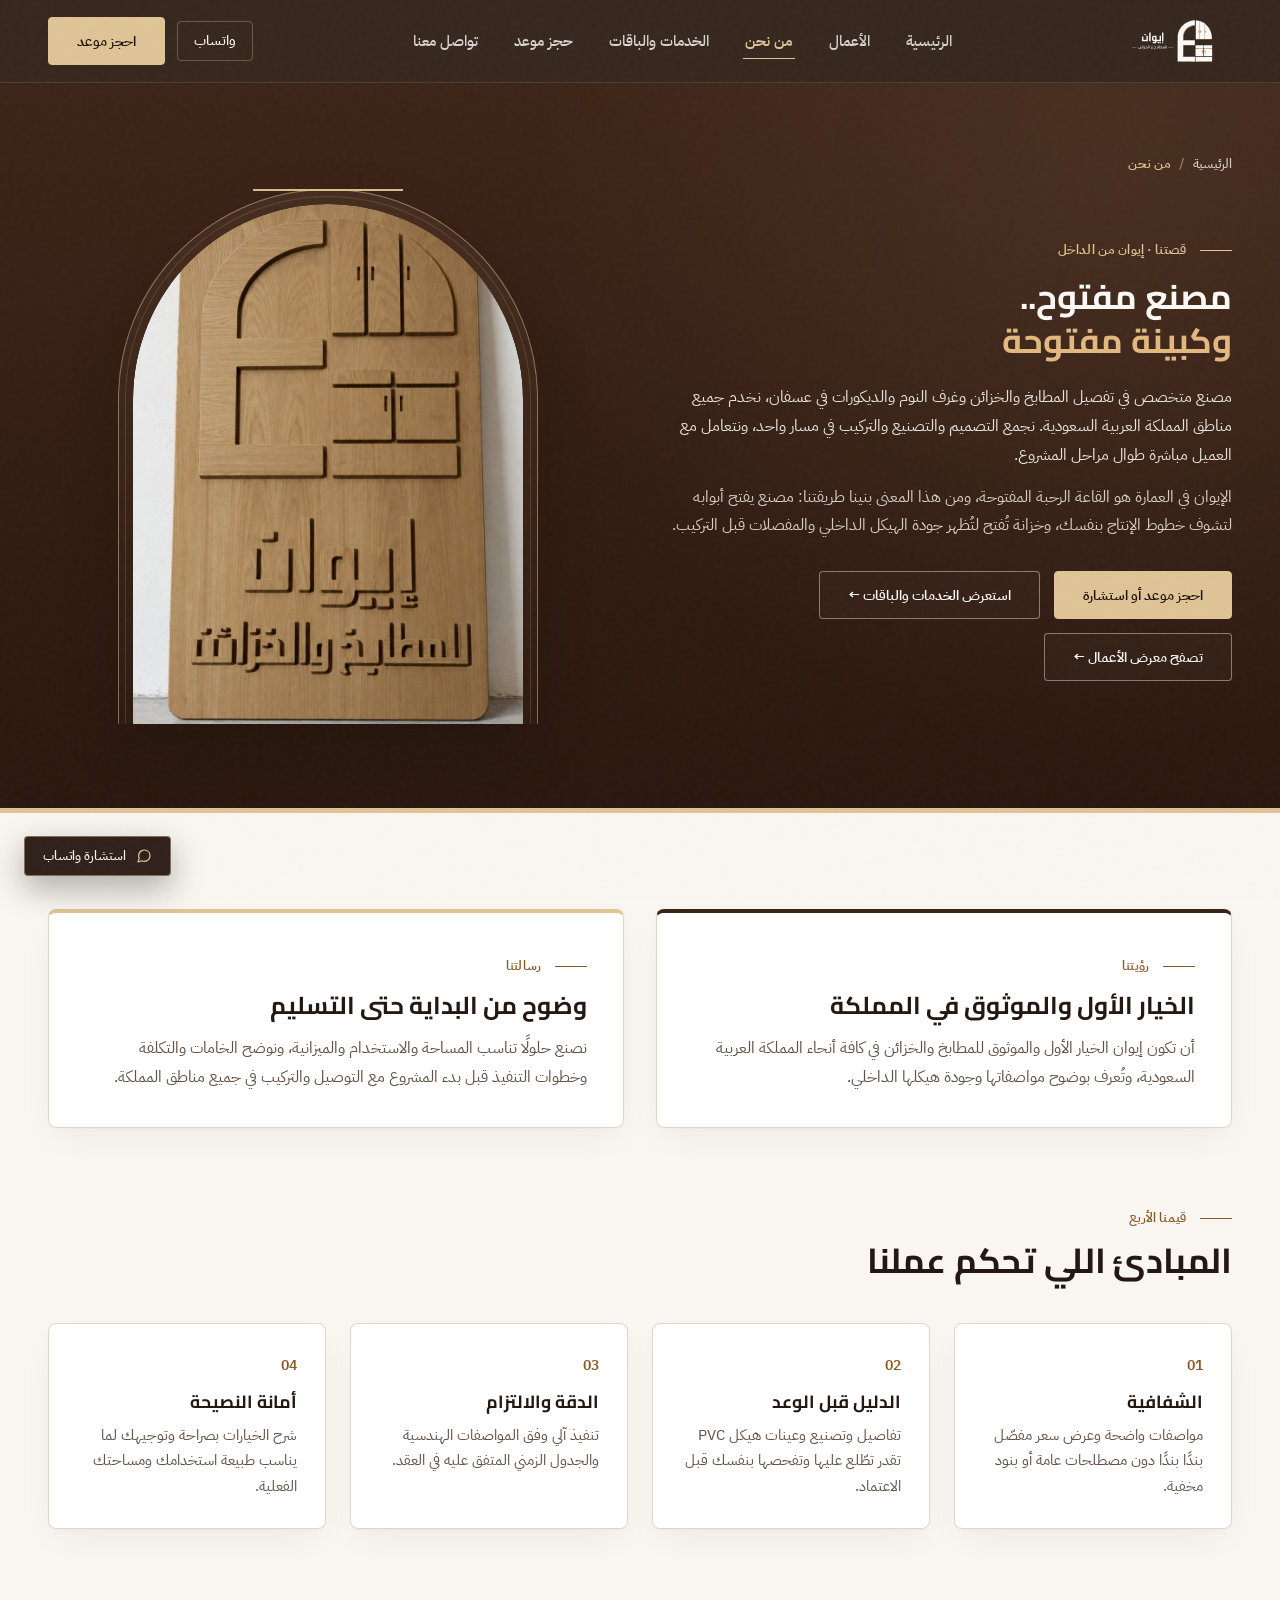
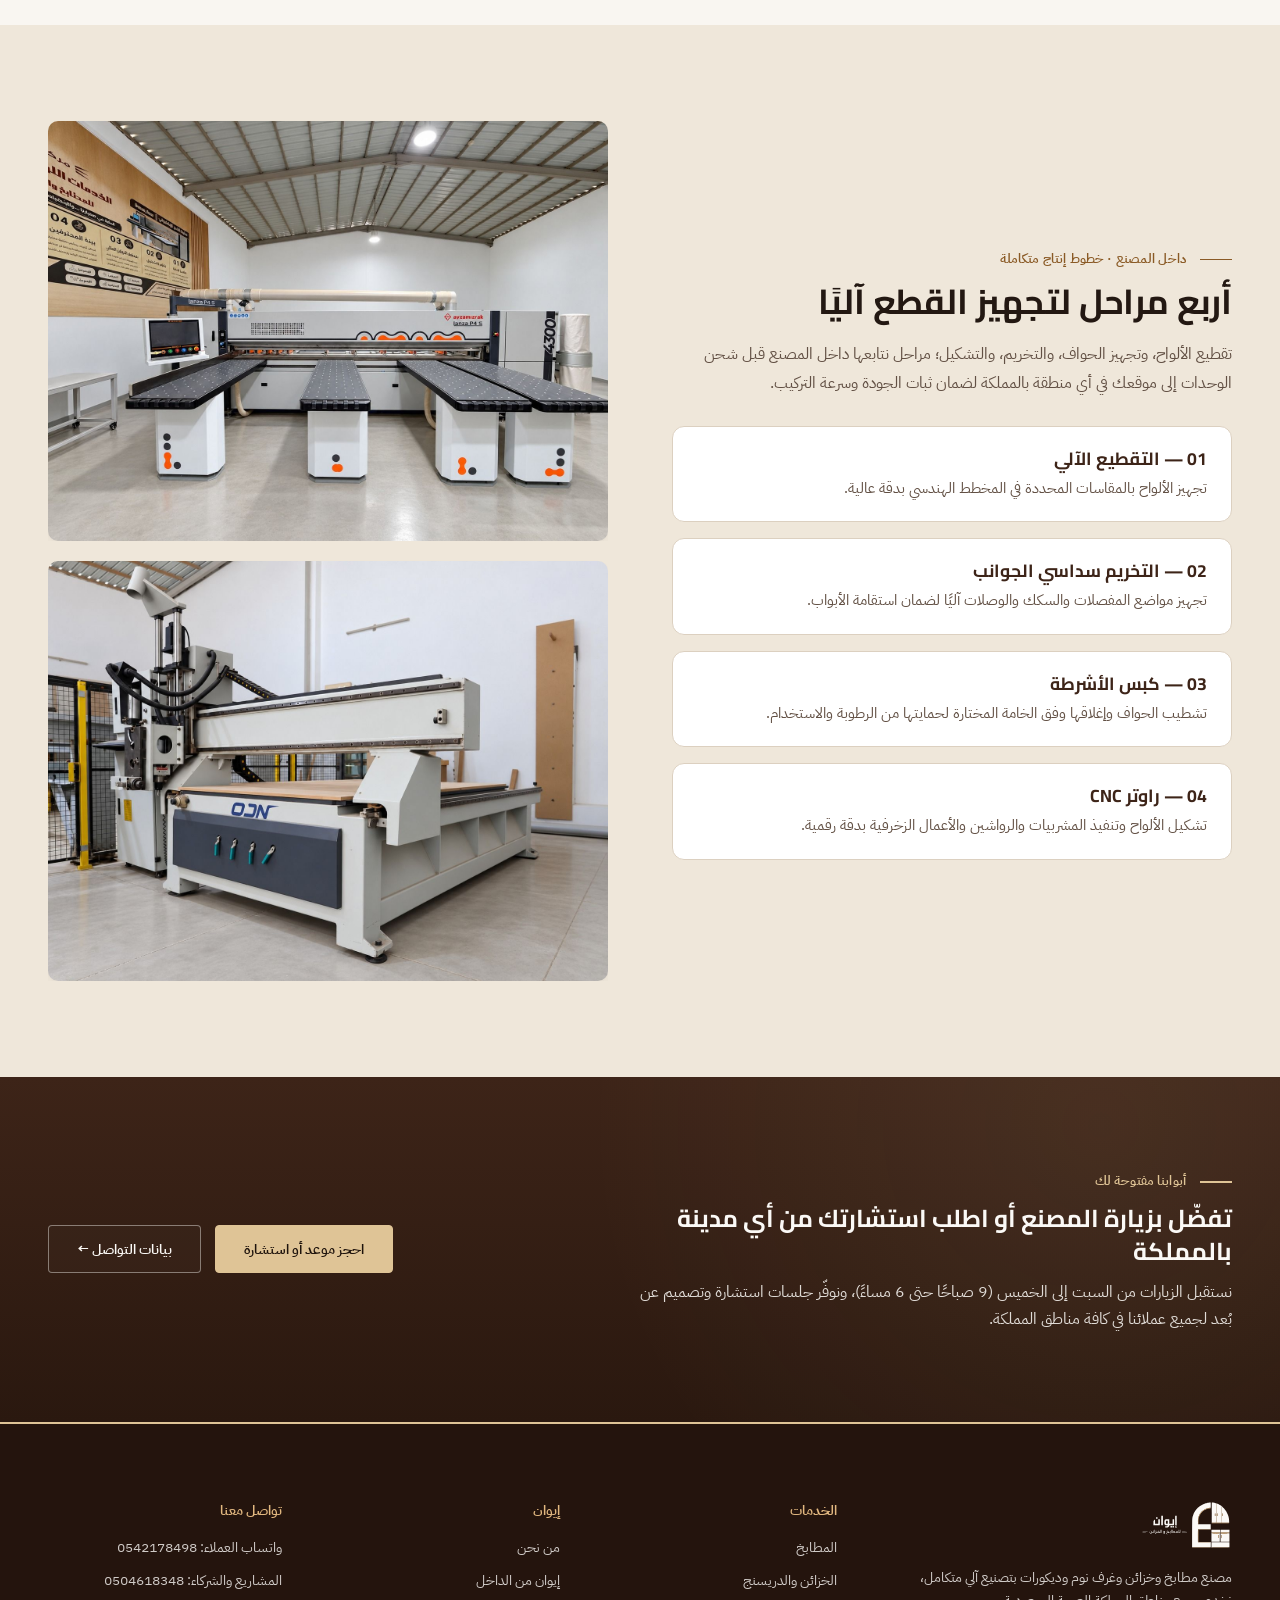
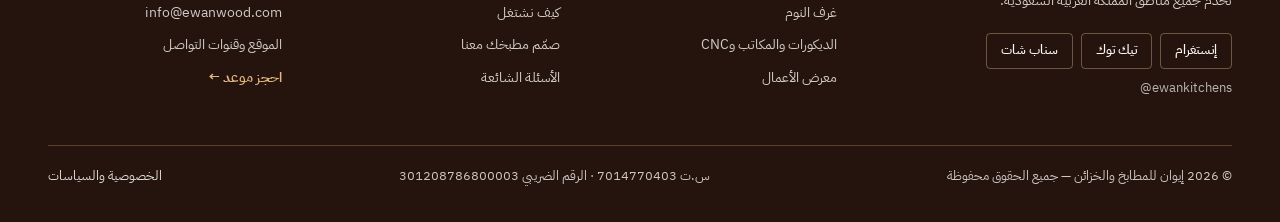
<file: about.html>
<!DOCTYPE html>
<html lang="ar" dir="rtl">
<head>
  <meta charset="utf-8">
  <meta name="viewport" content="width=device-width, initial-scale=1.0">
  <title>من نحن — إيوان للمطابخ والخزائن | مصنع مفتوح.. وكبينة مفتوحة</title>
  <meta name="description" content="تعرف على مصنع إيوان للمطابخ والخزائن: رؤيتنا، رسالتنا، قيمنا الأربع، وخطوط الإنتاج الآلية المتكاملة في عسفان التي تخدم جميع مناطق المملكة العربية السعودية.">
  <meta name="robots" content="index, follow, max-image-preview:large, max-snippet:-1, max-video-preview:-1">
  <meta name="author" content="إيوان للمطابخ والخزائن">
  <meta name="theme-color" content="#44291c">

  <!-- Canonical & Hreflang -->
  <link rel="canonical" href="https://ewanwood.com/about.html">
  <link rel="alternate" hreflang="ar-SA" href="https://ewanwood.com/about.html">
  <link rel="alternate" hreflang="ar" href="https://ewanwood.com/about.html">
  <link rel="alternate" hreflang="x-default" href="https://ewanwood.com/about.html">

  <!-- Open Graph / Social Sharing -->
  <meta property="og:type" content="website">
  <meta property="og:locale" content="ar_SA">
  <meta property="og:site_name" content="إيوان للمطابخ والخزائن">
  <meta property="og:title" content="من نحن — إيوان للمطابخ والخزائن | مصنع مفتوح.. وكبينة مفتوحة">
  <meta property="og:description" content="مصنع متخصص في تفصيل المطابخ والخزائن وغرف النوم والديكورات بخطوط إنتاج آلية متكاملة، نخدم جميع مناطق المملكة العربية السعودية.">
  <meta property="og:url" content="https://ewanwood.com/about.html">
  <meta property="og:image" content="https://esaedabozaied-design.github.io/ewan-website/assets/og-image.jpg">
  <meta property="og:image:secure_url" content="https://esaedabozaied-design.github.io/ewan-website/assets/og-image.jpg">
  <meta property="og:image:type" content="image/jpeg">
  <meta property="og:image:width" content="1536">
  <meta property="og:image:height" content="1024">
  <meta property="og:image:alt" content="مصنع إيوان للمطابخ والخزائن وخطوط التصنيع الآلي">

  <!-- Twitter Card -->
  <meta name="twitter:card" content="summary_large_image">
  <meta name="twitter:title" content="من نحن — إيوان للمطابخ والخزائن">
  <meta name="twitter:description" content="تعرف على مصنع إيوان للمطابخ والخزائن، قيمنا الأربع، وخطوط الإنتاج الآلية في جميع مناطق المملكة.">
  <meta name="twitter:image" content="https://esaedabozaied-design.github.io/ewan-website/assets/og-image.jpg">
  <meta name="twitter:image:alt" content="مصنع إيوان للمطابخ والخزائن">

  <!-- Core Web Vitals: Preload Critical Local Fonts & LCP Image -->
  <link rel="preload" href="assets/font-2.ttf" as="font" type="font/ttf" crossorigin>
  <link rel="preload" href="assets/font-5.ttf" as="font" type="font/ttf" crossorigin>
  <link rel="preload" href="assets/factory-sign.jpg" as="image">

  <link rel="icon" type="image/svg+xml" href="assets/ewan-mark.svg">
  <link rel="stylesheet" href="assets/fonts.css">
  <link rel="stylesheet" href="assets/styles.css">

  <!-- Schema.org Structured Data (JSON-LD) -->
  <script type="application/ld+json">
  {
    "@context": "https://schema.org",
    "@graph": [
      {
        "@type": "AboutPage",
        "@id": "https://ewanwood.com/about.html#webpage",
        "url": "https://ewanwood.com/about.html",
        "name": "من نحن — إيوان للمطابخ والخزائن",
        "description": "تعرف على مصنع إيوان للمطابخ والخزائن، رؤيتنا، رسالتنا، قيمنا الأربع، وخطوط الإنتاج الآلية التي تخدم كافة مناطق المملكة العربية السعودية.",
        "inLanguage": "ar-SA",
        "isPartOf": { "@id": "https://ewanwood.com/#website" },
        "mainEntity": { "@id": "https://ewanwood.com/#organization" },
        "breadcrumb": { "@id": "https://ewanwood.com/about.html#breadcrumb" }
      },
      {
        "@type": "BreadcrumbList",
        "@id": "https://ewanwood.com/about.html#breadcrumb",
        "itemListElement": [
          {
            "@type": "ListItem",
            "position": 1,
            "name": "الرئيسية",
            "item": "https://ewanwood.com/"
          },
          {
            "@type": "ListItem",
            "position": 2,
            "name": "من نحن",
            "item": "https://ewanwood.com/about.html"
          }
        ]
      }
    ]
  }
  </script>
</head>
<body>
  <div class="scroll-progress" aria-hidden="true"></div>
  <a class="skip-link" href="#main">انتقل إلى المحتوى الرئيسي</a>

  <!-- الهيدر -->
  <header class="site-header dark">
    <div class="wrap header-inner">
      <a href="index.html" class="brand-logo" aria-label="إيوان للمطابخ والخزائن — الرئيسية">
        <img src="assets/ewan-logo-horizontal-reverse.svg" alt="إيوان للمطابخ والخزائن" width="160" height="50" decoding="async">
      </a>
      <nav class="main-nav" aria-label="القائمة الرئيسية">
        <a href="index.html">الرئيسية</a>
        <a href="gallery.html">الأعمال</a>
        <a href="about.html" aria-current="page">من نحن</a>
        <a href="services.html">الخدمات والباقات</a>
        <a href="booking.html">حجز موعد</a>
        <a href="contact.html">تواصل معنا</a>
      </nav>
      <div class="header-actions">
        <a class="wa-header-link" href="https://wa.me/966542178498" target="_blank" rel="noopener">واتساب</a>
        <a class="btn btn-gold" href="booking.html">احجز موعد</a>
        <button type="button" id="menu-toggle" class="menu-toggle" aria-label="فتح القائمة" aria-expanded="false" aria-controls="mobile-drawer">
          <svg viewBox="0 0 24 24" fill="none" stroke="currentColor" stroke-width="2" stroke-linecap="round"><path d="M4 7h16M4 12h16M4 17h12"/></svg>
        </button>
      </div>
    </div>
  </header>

  <!-- درج الجوال -->
  <div id="mobile-drawer" class="mobile-drawer" aria-hidden="true">
    <div class="mobile-drawer-panel" role="dialog" aria-label="قائمة الجوال">
      <div style="display:flex;align-items:center;justify-content:space-between;padding-bottom:16px;border-bottom:1px solid rgba(226,184,128,0.25)">
        <img src="assets/ewan-logo-horizontal-reverse.svg" alt="إيوان للمطابخ والخزائن" width="134" height="42" decoding="async" style="height:42px;width:auto">
        <button type="button" id="drawer-close" class="menu-toggle" style="display:inline-flex" aria-label="إغلاق القائمة">✕</button>
      </div>
      <nav class="mobile-nav-links" aria-label="روابط الجوال">
        <a href="index.html"><span>الرئيسية</span><span>←</span></a>
        <a href="gallery.html"><span>الأعمال (المعرض)</span><span>←</span></a>
        <a href="about.html" aria-current="page"><span>من نحن</span><span>←</span></a>
        <a href="services.html"><span>الخدمات والباقات</span><span>←</span></a>
        <a href="booking.html"><span>حجز موعد</span><span>←</span></a>
        <a href="contact.html"><span>تواصل معنا</span><span>←</span></a>
      </nav>
      <div style="margin-top:auto;display:grid;gap:10px">
        <a class="btn btn-gold" href="booking.html" style="width:100%">احجز موعد</a>
        <a class="btn btn-line" href="https://wa.me/966542178498" target="_blank" rel="noopener" style="width:100%">محادثة واتساب مباشرة</a>
      </div>
    </div>
  </div>

  <main id="main">
    <!-- بانر من نحن -->
    <section class="dark" style="background: var(--walnut); color: var(--on-walnut); padding: 72px 0 84px; border-bottom: 5px solid var(--gold)">
      <div class="wrap">
        <nav class="breadcrumb reveal" aria-label="مسار الصفحة">
          <ol>
            <li><a href="index.html">الرئيسية</a></li>
            <li aria-current="page">من نحن</li>
          </ol>
        </nav>
        <div class="split">
          <div class="reveal">
            <p class="eyebrow">قصتنا · إيوان من الداخل</p>
            <h1 class="t-lg" style="margin-top: 14px; color: #fbf9f6">مصنع مفتوح..<br><span style="color: #e2b880">وكبينة مفتوحة</span></h1>
            <p class="t-body-lg" style="margin-top: 20px; color: rgba(251,249,246,0.9)">
              مصنع متخصص في تفصيل المطابخ والخزائن وغرف النوم والديكورات في عسفان، نخدم جميع مناطق المملكة العربية السعودية. نجمع التصميم والتصنيع والتركيب في مسار واحد، ونتعامل مع العميل مباشرة طوال مراحل المشروع.
            </p>
            <p style="margin-top: 14px; color: rgba(251,249,246,0.8)">
              الإيوان في العمارة هو القاعة الرحبة المفتوحة، ومن هذا المعنى بنينا طريقتنا: مصنع يفتح أبوابه لتشوف خطوط الإنتاج بنفسك، وخزانة تُفتح لتُظهر جودة الهيكل الداخلي والمفصلات قبل التركيب.
            </p>
            <div style="margin-top: 32px; display: flex; flex-wrap: wrap; gap: 14px">
              <a href="booking.html" class="btn btn-gold">احجز موعد أو استشارة</a>
              <a href="services.html" class="btn btn-line">استعرض الخدمات والباقات ←</a>
              <a href="gallery.html" class="btn btn-line">تصفح معرض الأعمال ←</a>
            </div>
          </div>

          <div class="arch-frame reveal reveal-delay-1" style="max-width: 420px">
            <div class="arch-media">
              <img src="assets/factory-sign.jpg" alt="لوحة شعار إيوان الخشبية المنحوتة داخل المصنع" width="900" height="1600" fetchpriority="high" decoding="async">
            </div>
          </div>
        </div>
      </div>
    </section>

    <!-- الرؤية والرسالة والقيم -->
    <section style="padding: 96px 0; background: var(--surface)">
      <div class="wrap">
        <div class="g2 reveal" style="gap: 32px">
          <div class="card" style="padding: 36px; border-top: 4px solid var(--walnut)">
            <p class="eyebrow">رؤيتنا</p>
            <h2 class="t-md" style="margin-top: 12px">الخيار الأول والموثوق في المملكة</h2>
            <p class="t-body-lg" style="margin-top: 12px; color: var(--ink-muted)">
              أن تكون إيوان الخيار الأول والموثوق للمطابخ والخزائن في كافة أنحاء المملكة العربية السعودية، وتُعرف بوضوح مواصفاتها وجودة هيكلها الداخلي.
            </p>
          </div>
          <div class="card" style="padding: 36px; border-top: 4px solid var(--gold)">
            <p class="eyebrow">رسالتنا</p>
            <h2 class="t-md" style="margin-top: 12px">وضوح من البداية حتى التسليم</h2>
            <p class="t-body-lg" style="margin-top: 12px; color: var(--ink-muted)">
              نصنع حلولًا تناسب المساحة والاستخدام والميزانية، ونوضح الخامات والتكلفة وخطوات التنفيذ قبل بدء المشروع مع التوصيل والتركيب في جميع مناطق المملكة.
            </p>
          </div>
        </div>

        <div style="margin-top: 72px">
          <div class="reveal" style="max-width: 580px">
            <p class="eyebrow">قيمنا الأربع</p>
            <h2 class="t-lg" style="margin-top: 10px">المبادئ اللي تحكم عملنا</h2>
          </div>

          <div class="g4" style="margin-top: 40px">
            <div class="card reveal" style="padding: 28px">
              <span style="font: 700 0.85rem/1.4 var(--font-sans); color: var(--bronze)">01</span>
              <h3 class="t-heading" style="margin-top: 10px">الشفافية</h3>
              <p style="margin-top: 8px; color: var(--ink-muted); font-size: 0.92rem">مواصفات واضحة وعرض سعر مفصّل بندًا بندًا دون مصطلحات عامة أو بنود مخفية.</p>
            </div>
            <div class="card reveal reveal-delay-1" style="padding: 28px">
              <span style="font: 700 0.85rem/1.4 var(--font-sans); color: var(--bronze)">02</span>
              <h3 class="t-heading" style="margin-top: 10px">الدليل قبل الوعد</h3>
              <p style="margin-top: 8px; color: var(--ink-muted); font-size: 0.92rem">تفاصيل وتصنيع وعينات هيكل PVC تقدر تطّلع عليها وتفحصها بنفسك قبل الاعتماد.</p>
            </div>
            <div class="card reveal reveal-delay-2" style="padding: 28px">
              <span style="font: 700 0.85rem/1.4 var(--font-sans); color: var(--bronze)">03</span>
              <h3 class="t-heading" style="margin-top: 10px">الدقة والالتزام</h3>
              <p style="margin-top: 8px; color: var(--ink-muted); font-size: 0.92rem">تنفيذ آلي وفق المواصفات الهندسية والجدول الزمني المتفق عليه في العقد.</p>
            </div>
            <div class="card reveal reveal-delay-3" style="padding: 28px">
              <span style="font: 700 0.85rem/1.4 var(--font-sans); color: var(--bronze)">04</span>
              <h3 class="t-heading" style="margin-top: 10px">أمانة النصيحة</h3>
              <p style="margin-top: 8px; color: var(--ink-muted); font-size: 0.92rem">شرح الخيارات بصراحة وتوجيهك لما يناسب طبيعة استخدامك ومساحتك الفعلية.</p>
            </div>
          </div>
        </div>
      </div>
    </section>

    <!-- خطوط الإنتاج والرحلة -->
    <section style="padding: 96px 0; background: var(--surface-sand)">
      <div class="wrap">
        <div class="split">
          <div class="reveal">
            <p class="eyebrow">داخل المصنع · خطوط إنتاج متكاملة</p>
            <h2 class="t-lg" style="margin-top: 10px">أربع مراحل لتجهيز القطع آليًا</h2>
            <p class="t-body-lg" style="margin-top: 16px; color: var(--ink-muted)">
              تقطيع الألواح، وتجهيز الحواف، والتخريم، والتشكيل؛ مراحل نتابعها داخل المصنع قبل شحن الوحدات إلى موقعك في أي منطقة بالمملكة لضمان ثبات الجودة وسرعة التركيب.
            </p>
            <div style="margin-top: 28px; display: grid; gap: 16px">
              <div style="background: #fff; padding: 20px 24px; border-radius: 12px; border: 1px solid var(--border)">
                <h3 class="t-heading" style="color: var(--walnut)">01 — التقطيع الآلي</h3>
                <p style="margin-top: 4px; color: var(--ink-muted); font-size: 0.92rem">تجهيز الألواح بالمقاسات المحددة في المخطط الهندسي بدقة عالية.</p>
              </div>
              <div style="background: #fff; padding: 20px 24px; border-radius: 12px; border: 1px solid var(--border)">
                <h3 class="t-heading" style="color: var(--walnut)">02 — التخريم سداسي الجوانب</h3>
                <p style="margin-top: 4px; color: var(--ink-muted); font-size: 0.92rem">تجهيز مواضع المفصلات والسكك والوصلات آليًا لضمان استقامة الأبواب.</p>
              </div>
              <div style="background: #fff; padding: 20px 24px; border-radius: 12px; border: 1px solid var(--border)">
                <h3 class="t-heading" style="color: var(--walnut)">03 — كبس الأشرطة</h3>
                <p style="margin-top: 4px; color: var(--ink-muted); font-size: 0.92rem">تشطيب الحواف وإغلاقها وفق الخامة المختارة لحمايتها من الرطوبة والاستخدام.</p>
              </div>
              <div style="background: #fff; padding: 20px 24px; border-radius: 12px; border: 1px solid var(--border)">
                <h3 class="t-heading" style="color: var(--walnut)">04 — راوتر CNC</h3>
                <p style="margin-top: 4px; color: var(--ink-muted); font-size: 0.92rem">تشكيل الألواح وتنفيذ المشربيات والرواشين والأعمال الزخرفية بدقة رقمية.</p>
              </div>
            </div>
          </div>

          <div style="display: grid; gap: 20px">
            <figure class="reveal-mask" style="margin: 0; border-radius: 10px; overflow: hidden; box-shadow: var(--shadow-card); --stagger-idx: 0">
              <img src="assets/factory-saw.jpg" alt="منشار التقطيع الآلي في مصنع إيوان" width="1448" height="1086" loading="lazy" decoding="async" style="width: 100%; height: auto">
            </figure>
            <figure class="reveal-mask" style="margin: 0; border-radius: 10px; overflow: hidden; box-shadow: var(--shadow-card); --stagger-idx: 1">
              <img src="assets/factory-cnc.jpg" alt="ماكينة راوتر CNC في مصنع إيوان" width="1448" height="1086" loading="lazy" decoding="async" style="width: 100%; height: auto">
            </figure>
          </div>
        </div>
      </div>
    </section>

    <!-- دعوة لزيارة المصنع أو الاستشارة -->
    <section class="dark" style="padding: 88px 0; background: var(--walnut); color: var(--on-walnut)">
      <div class="wrap" style="display: flex; flex-wrap: wrap; align-items: center; justify-content: space-between; gap: 32px">
        <div style="max-width: 600px">
          <p class="eyebrow">أبوابنا مفتوحة لك</p>
          <h2 class="t-md" style="margin-top: 10px; color: #fbf9f6">تفضّل بزيارة المصنع أو اطلب استشارتك من أي مدينة بالمملكة</h2>
          <p style="margin-top: 10px; color: rgba(251,249,246,0.86)">
            نستقبل الزيارات من السبت إلى الخميس (9 صباحًا حتى 6 مساءً)، ونوفّر جلسات استشارة وتصميم عن بُعد لجميع عملائنا في كافة مناطق المملكة.
          </p>
        </div>
        <div style="display: flex; flex-wrap: wrap; gap: 14px">
          <a href="booking.html" class="btn btn-gold">احجز موعد أو استشارة</a>
          <a href="contact.html" class="btn btn-line">بيانات التواصل ←</a>
        </div>
      </div>
    </section>
  </main>

  <!-- الفوتر -->
  <footer class="site-footer dark">
    <div class="wrap">
      <div class="footer-grid">
        <div>
          <img src="assets/ewan-logo-horizontal-reverse.svg" alt="إيوان للمطابخ والخزائن" width="160" height="50" decoding="async" style="height: 50px; width: auto">
          <p style="margin-top: 16px; max-width: 340px; font: 400 0.88rem/1.65 var(--font-sans); color: rgba(251,249,246,0.8)">
            مصنع مطابخ وخزائن وغرف نوم وديكورات بتصنيع آلي متكامل، نخدم جميع مناطق المملكة العربية السعودية.
          </p>
          <nav class="social" aria-label="حساباتنا" style="margin-top: 20px">
            <a href="https://www.instagram.com/ewankitchens/" target="_blank" rel="noopener">إنستغرام</a>
            <a href="https://www.tiktok.com/@ewankitchens" target="_blank" rel="noopener">تيك توك</a>
            <a href="https://www.snapchat.com/add/ewankitchens" target="_blank" rel="noopener">سناب شات</a>
          </nav>
          <p dir="ltr" style="margin-top: 10px; text-align: right; font: 400 0.82rem/1.4 var(--font-sans); color: rgba(251,249,246,0.7)">@ewankitchens</p>
        </div>
        <nav aria-label="الخدمات">
          <p style="font: 600 0.9rem/1.4 var(--font-sans); color: #e2b880">الخدمات</p>
          <ul class="footer-links">
            <li><a href="services.html#kitchens">المطابخ</a></li>
            <li><a href="services.html#wardrobes">الخزائن والدريسنج</a></li>
            <li><a href="services.html#bedrooms">غرف النوم</a></li>
            <li><a href="services.html#cnc">الديكورات والمكاتب وCNC</a></li>
            <li><a href="gallery.html">معرض الأعمال</a></li>
          </ul>
        </nav>
        <nav aria-label="روابط الموقع">
          <p style="font: 600 0.9rem/1.4 var(--font-sans); color: #e2b880">إيوان</p>
          <ul class="footer-links">
            <li><a href="about.html">من نحن</a></li>
            <li><a href="index.html#inside">إيوان من الداخل</a></li>
            <li><a href="index.html#process">كيف نشتغل</a></li>
            <li><a href="index.html#planner">صمّم مطبخك معنا</a></li>
            <li><a href="index.html#faq">الأسئلة الشائعة</a></li>
          </ul>
        </nav>
        <div>
          <p style="font: 600 0.9rem/1.4 var(--font-sans); color: #e2b880">تواصل معنا</p>
          <ul class="footer-links">
            <li><a href="https://wa.me/966542178498" target="_blank" rel="noopener">واتساب العملاء: <span dir="ltr">0542178498</span></a></li>
            <li><a href="tel:+966504618348">المشاريع والشركاء: <span dir="ltr">0504618348</span></a></li>
            <li><a href="mailto:info@ewanwood.com">info@ewanwood.com</a></li>
            <li><a href="contact.html">الموقع وقنوات التواصل</a></li>
            <li><a href="booking.html" style="color: #e2b880; font-weight: 600">احجز موعد ←</a></li>
          </ul>
        </div>
      </div>
      <div style="margin-top: 48px; padding-top: 20px; border-top: 1px solid rgba(226,184,128,0.28); display: flex; flex-wrap: wrap; justify-content: space-between; gap: 12px; font: 400 0.82rem/1.5 var(--font-sans); color: rgba(251,249,246,0.78)">
        <span>© 2026 إيوان للمطابخ والخزائن — جميع الحقوق محفوظة</span>
        <span>س.ت <span dir="ltr">7014770403</span> · الرقم الضريبي <span dir="ltr">301208786800003</span></span>
        <a href="privacy.html" style="color: rgba(251,249,246,0.88)">الخصوصية والسياسات</a>
      </div>
    </div>
  </footer>

  <script src="assets/app.js" defer></script>
</body>
</html>
</file>
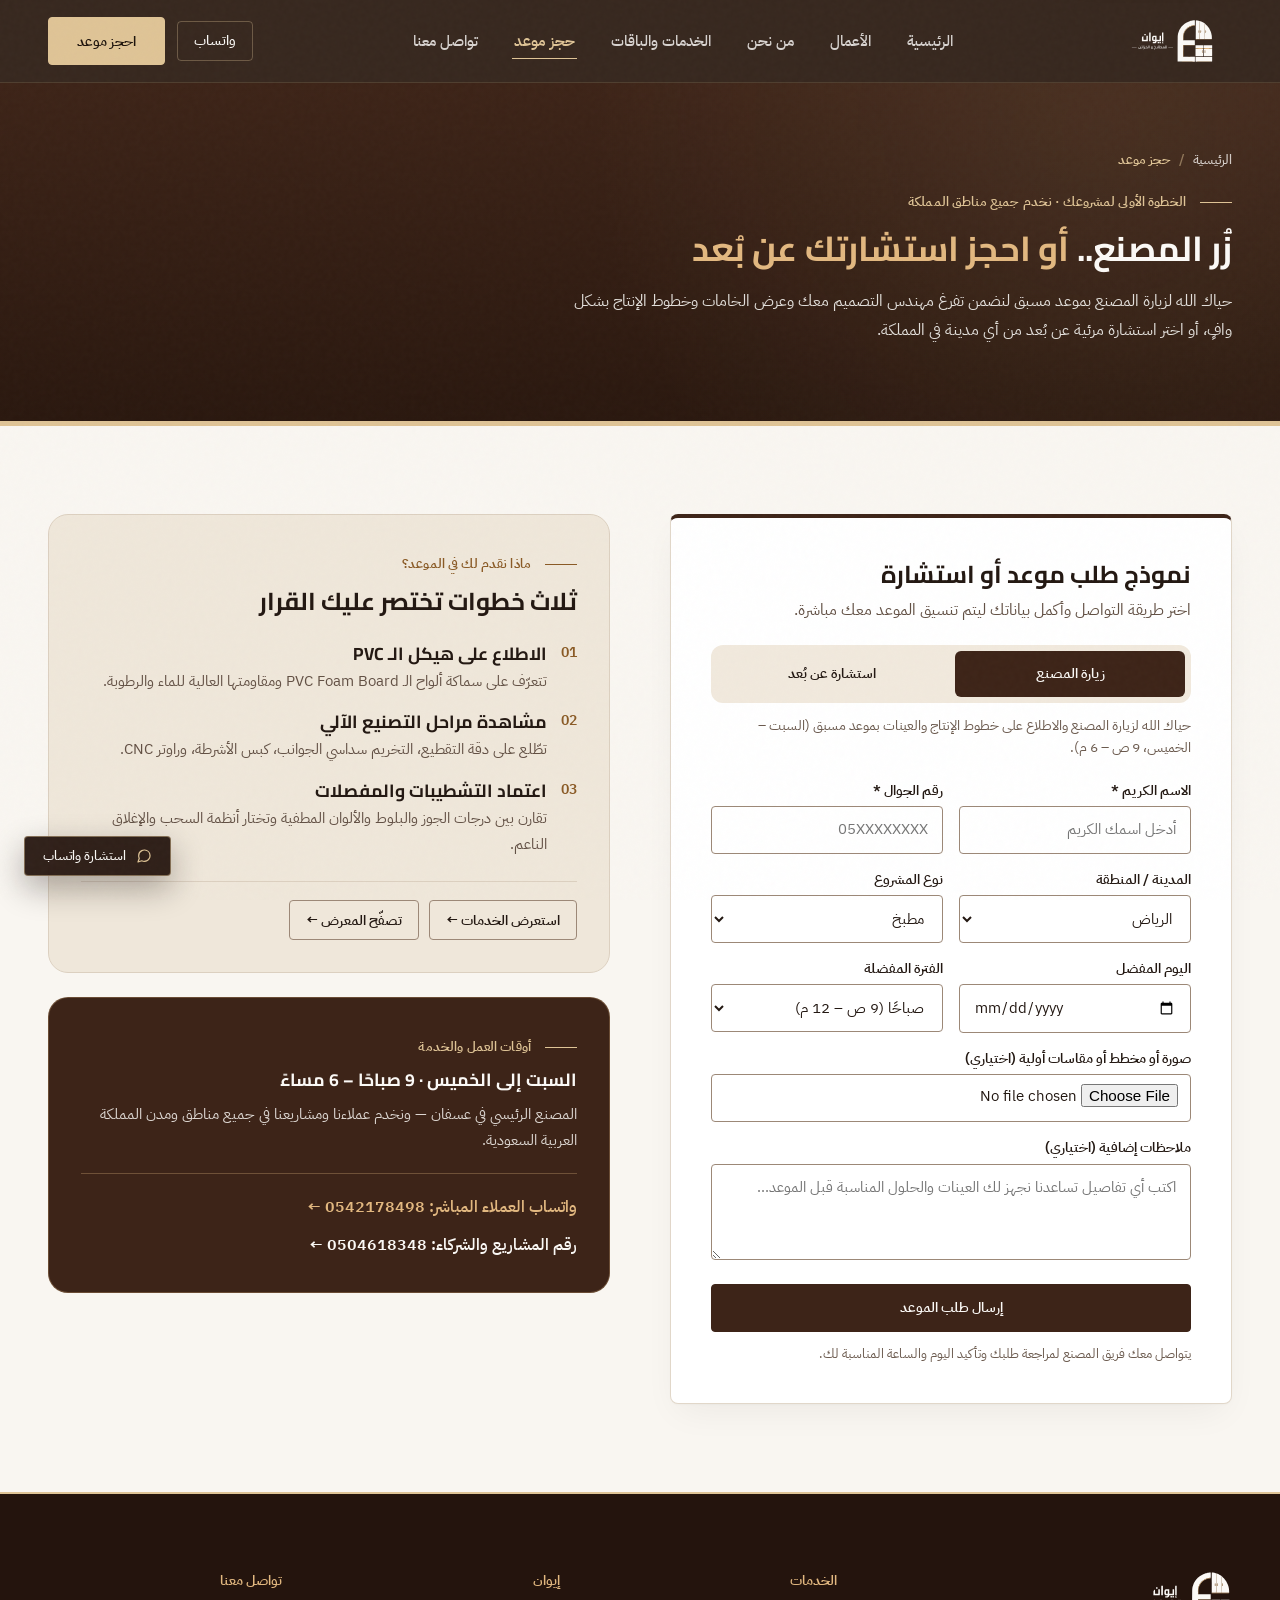
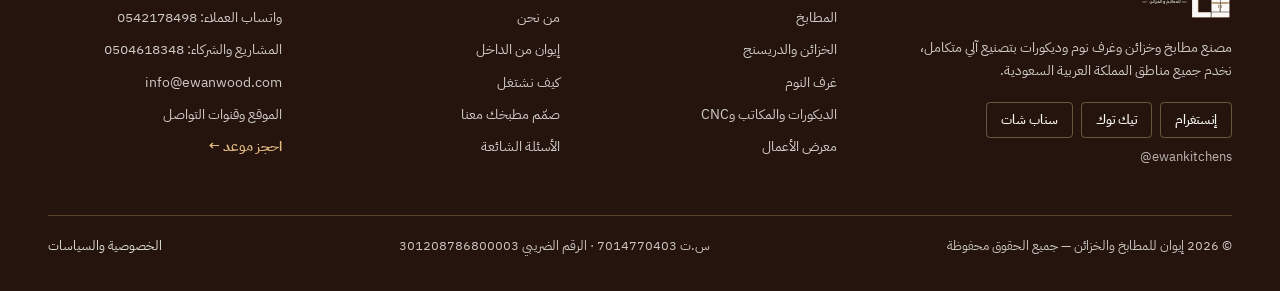
<file: booking.html>
<!DOCTYPE html>
<html lang="ar" dir="rtl">
<head>
  <meta charset="utf-8">
  <meta name="viewport" content="width=device-width, initial-scale=1.0">
  <title>حجز موعد — إيوان للمطابخ والخزائن | زيارة المصنع أو استشارة لكافة مناطق المملكة</title>
  <meta name="description" content="احجز موعد زيارة حضورية لمصنع إيوان أو استشارة عن بُعد لتفصيل المطبخ والخزائن وغرف النوم وديكورات CNC في جميع مناطق المملكة العربية السعودية.">
  <meta name="robots" content="index, follow, max-image-preview:large, max-snippet:-1, max-video-preview:-1">
  <meta name="author" content="إيوان للمطابخ والخزائن">
  <meta name="theme-color" content="#44291c">

  <!-- Canonical & Hreflang -->
  <link rel="canonical" href="https://ewanwood.com/booking.html">
  <link rel="alternate" hreflang="ar-SA" href="https://ewanwood.com/booking.html">
  <link rel="alternate" hreflang="ar" href="https://ewanwood.com/booking.html">
  <link rel="alternate" hreflang="x-default" href="https://ewanwood.com/booking.html">

  <!-- Open Graph / Social Sharing -->
  <meta property="og:type" content="website">
  <meta property="og:locale" content="ar_SA">
  <meta property="og:site_name" content="إيوان للمطابخ والخزائن">
  <meta property="og:title" content="حجز موعد — إيوان للمطابخ والخزائن | زيارة المصنع أو استشارة عن بُعد">
  <meta property="og:description" content="احجز موعد زيارة حضورية لمصنع إيوان أو استشارة عن بُعد لتفصيل المطبخ والخزائن وغرف النوم في كافة مناطق المملكة.">
  <meta property="og:url" content="https://ewanwood.com/booking.html">
  <meta property="og:image" content="https://esaedabozaied-design.github.io/ewan-website/assets/og-image.jpg">
  <meta property="og:image:secure_url" content="https://esaedabozaied-design.github.io/ewan-website/assets/og-image.jpg">
  <meta property="og:image:type" content="image/jpeg">
  <meta property="og:image:width" content="1536">
  <meta property="og:image:height" content="1024">
  <meta property="og:image:alt" content="حجز موعد أو استشارة مع مصنع إيوان للمطابخ والخزائن">

  <!-- Twitter Card -->
  <meta name="twitter:card" content="summary_large_image">
  <meta name="twitter:title" content="حجز موعد — إيوان للمطابخ والخزائن">
  <meta name="twitter:description" content="احجز موعد زيارة للمصنع أو استشارة عن بُعد لتفصيل المطبخ والخزائن وغرف النوم في جميع مناطق المملكة.">
  <meta name="twitter:image" content="https://esaedabozaied-design.github.io/ewan-website/assets/og-image.jpg">
  <meta name="twitter:image:alt" content="حجز موعد مصنع إيوان للمطابخ والخزائن">

  <!-- Core Web Vitals: Preload Critical Local Fonts -->
  <link rel="preload" href="assets/font-2.ttf" as="font" type="font/ttf" crossorigin>
  <link rel="preload" href="assets/font-5.ttf" as="font" type="font/ttf" crossorigin>

  <link rel="icon" type="image/svg+xml" href="assets/ewan-mark.svg">
  <link rel="stylesheet" href="assets/fonts.css">
  <link rel="stylesheet" href="assets/styles.css">

  <!-- Schema.org Structured Data (JSON-LD) -->
  <script type="application/ld+json">
  {
    "@context": "https://schema.org",
    "@graph": [
      {
        "@type": "ContactPage",
        "@id": "https://ewanwood.com/booking.html#webpage",
        "url": "https://ewanwood.com/booking.html",
        "name": "حجز موعد — إيوان للمطابخ والخزائن",
        "description": "نموذج حجز موعد زيارة لمصنع إيوان أو استشارة عن بُعد لتفصيل المطابخ والخزائن وغرف النوم في جميع مناطق المملكة.",
        "inLanguage": "ar-SA",
        "isPartOf": { "@id": "https://ewanwood.com/#website" },
        "mainEntity": { "@id": "https://ewanwood.com/#organization" },
        "breadcrumb": { "@id": "https://ewanwood.com/booking.html#breadcrumb" }
      },
      {
        "@type": "BreadcrumbList",
        "@id": "https://ewanwood.com/booking.html#breadcrumb",
        "itemListElement": [
          {
            "@type": "ListItem",
            "position": 1,
            "name": "الرئيسية",
            "item": "https://ewanwood.com/"
          },
          {
            "@type": "ListItem",
            "position": 2,
            "name": "حجز موعد",
            "item": "https://ewanwood.com/booking.html"
          }
        ]
      }
    ]
  }
  </script>
</head>
<body>
  <div class="scroll-progress" aria-hidden="true"></div>
  <a class="skip-link" href="#main">انتقل إلى المحتوى الرئيسي</a>

  <!-- الهيدر -->
  <header class="site-header dark">
    <div class="wrap header-inner">
      <a href="index.html" class="brand-logo" aria-label="إيوان للمطابخ والخزائن — الرئيسية">
        <img src="assets/ewan-logo-horizontal-reverse.svg" alt="إيوان للمطابخ والخزائن" width="160" height="50" decoding="async">
      </a>
      <nav class="main-nav" aria-label="القائمة الرئيسية">
        <a href="index.html">الرئيسية</a>
        <a href="gallery.html">الأعمال</a>
        <a href="about.html">من نحن</a>
        <a href="services.html">الخدمات والباقات</a>
        <a href="booking.html" aria-current="page">حجز موعد</a>
        <a href="contact.html">تواصل معنا</a>
      </nav>
      <div class="header-actions">
        <a class="wa-header-link" href="https://wa.me/966542178498" target="_blank" rel="noopener">واتساب</a>
        <a class="btn btn-gold" href="booking.html">احجز موعد</a>
        <button type="button" id="menu-toggle" class="menu-toggle" aria-label="فتح القائمة" aria-expanded="false" aria-controls="mobile-drawer">
          <svg viewBox="0 0 24 24" fill="none" stroke="currentColor" stroke-width="2" stroke-linecap="round"><path d="M4 7h16M4 12h16M4 17h12"/></svg>
        </button>
      </div>
    </div>
  </header>

  <!-- درج الجوال -->
  <div id="mobile-drawer" class="mobile-drawer" aria-hidden="true">
    <div class="mobile-drawer-panel" role="dialog" aria-label="قائمة الجوال">
      <div style="display:flex;align-items:center;justify-content:space-between;padding-bottom:16px;border-bottom:1px solid rgba(226,184,128,0.25)">
        <img src="assets/ewan-logo-horizontal-reverse.svg" alt="إيوان للمطابخ والخزائن" width="134" height="42" decoding="async" style="height:42px;width:auto">
        <button type="button" id="drawer-close" class="menu-toggle" style="display:inline-flex" aria-label="إغلاق القائمة">✕</button>
      </div>
      <nav class="mobile-nav-links" aria-label="روابط الجوال">
        <a href="index.html"><span>الرئيسية</span><span>←</span></a>
        <a href="gallery.html"><span>الأعمال (المعرض)</span><span>←</span></a>
        <a href="about.html"><span>من نحن</span><span>←</span></a>
        <a href="services.html"><span>الخدمات والباقات</span><span>←</span></a>
        <a href="booking.html" aria-current="page"><span>حجز موعد</span><span>←</span></a>
        <a href="contact.html"><span>تواصل معنا</span><span>←</span></a>
      </nav>
      <div style="margin-top:auto;display:grid;gap:10px">
        <a class="btn btn-gold" href="booking.html" style="width:100%">احجز موعد</a>
        <a class="btn btn-line" href="https://wa.me/966542178498" target="_blank" rel="noopener" style="width:100%">محادثة واتساب مباشرة</a>
      </div>
    </div>
  </div>

  <main id="main">
    <!-- بانر الحجز -->
    <section class="dark" style="background: var(--walnut); color: var(--on-walnut); padding: 68px 0 76px; border-bottom: 5px solid var(--gold)">
      <div class="wrap">
        <nav class="breadcrumb reveal" aria-label="مسار الصفحة">
          <ol>
            <li><a href="index.html">الرئيسية</a></li>
            <li aria-current="page">حجز موعد</li>
          </ol>
        </nav>
        <p class="eyebrow reveal">الخطوة الأولى لمشروعك · نخدم جميع مناطق المملكة</p>
        <h1 class="t-lg reveal reveal-delay-1" style="margin-top: 14px; color: #fbf9f6">زُر المصنع.. <span style="color: #e2b880">أو احجز استشارتك عن بُعد</span></h1>
        <p class="t-body-lg reveal reveal-delay-2" style="margin-top: 16px; max-width: 660px; color: rgba(251,249,246,0.88)">
          حياك الله لزيارة المصنع بموعد مسبق لنضمن تفرغ مهندس التصميم معك وعرض الخامات وخطوط الإنتاج بشكل وافٍ، أو اختر استشارة مرئية عن بُعد من أي مدينة في المملكة.
        </p>
      </div>
    </section>

    <!-- نموذج الحجز وتفاصيل الزيارة -->
    <section style="padding: 88px 0; background: var(--surface)">
      <div class="wrap">
        <div class="split split-start" style="gap: 60px">
          <form data-role="booking-form" class="card reveal" style="padding: 40px; border-top: 4px solid var(--walnut)">
            <h2 class="t-md">نموذج طلب موعد أو استشارة</h2>
            <p style="margin-top: 6px; color: var(--ink-muted)">اختر طريقة التواصل وأكمل بياناتك ليتم تنسيق الموعد معك مباشرة.</p>

            <div role="group" aria-label="نوع الموعد" data-role="booking-modes" style="margin-top: 20px; display: grid; grid-template-columns: repeat(2, minmax(0, 1fr)); gap: 8px; background: #f1e9dd; border-radius: 12px; padding: 6px"></div>
            <p data-role="booking-mode-note" style="margin-top: 12px; font: 400 0.88rem/1.55 var(--font-sans); color: #6b5a4e">
              حياك الله لزيارة المصنع والاطلاع على خطوط الإنتاج والعينات بموعد مسبق (السبت – الخميس، 9 ص – 6 م).
            </p>

            <div class="g2" style="margin-top: 22px; gap: 16px">
              <div class="field">
                <label for="b-name">الاسم الكريم *</label>
                <input id="b-name" name="name" type="text" autocomplete="name" required placeholder="أدخل اسمك الكريم">
              </div>
              <div class="field">
                <label for="b-phone">رقم الجوال *</label>
                <input id="b-phone" name="phone" type="tel" dir="ltr" style="text-align: right" autocomplete="tel" inputmode="tel" required placeholder="05XXXXXXXX">
              </div>
              <div class="field">
                <label for="b-city">المدينة / المنطقة</label>
                <select id="b-city" name="city">
                  <option value="الرياض">الرياض</option>
                  <option value="جدة">جدة</option>
                  <option value="مكة المكرمة">مكة المكرمة</option>
                  <option value="المدينة المنورة">المدينة المنورة</option>
                  <option value="الدمام / الخبر">الدمام / الخبر</option>
                  <option value="الطائف">الطائف</option>
                  <option value="أبها / خميس مشيط">أبها / خميس مشيط</option>
                  <option value="تبوك">تبوك</option>
                  <option value="القصيم">القصيم</option>
                  <option value="حائل">حائل</option>
                  <option value="جازان">جازان</option>
                  <option value="ينبع">ينبع</option>
                  <option value="عسفان">عسفان</option>
                  <option value="مدينة أخرى في المملكة">مدينة أخرى في المملكة</option>
                </select>
              </div>
              <div class="field">
                <label for="b-type">نوع المشروع</label>
                <select id="b-type" name="type">
                  <option value="مطبخ">مطبخ</option>
                  <option value="خزائن">خزائن ملابس</option>
                  <option value="غرفة نوم">غرفة نوم</option>
                  <option value="دريسنج ومساحات صغيرة">دريسنج ومساحات صغيرة</option>
                  <option value="ديكور / CNC">ديكورات وأعمال CNC</option>
                  <option value="مشروع شركات / مطورين">مشروع شركات / مطورين عقاريين</option>
                </select>
              </div>
              <div class="field">
                <label for="b-date">اليوم المفضل</label>
                <input id="b-date" name="date" type="date">
              </div>
              <div class="field">
                <label for="b-time">الفترة المفضلة</label>
                <select id="b-time" name="time">
                  <option value="صباحًا (9 ص – 12 م)">صباحًا (9 ص – 12 م)</option>
                  <option value="ظهرًا (12 م – 3 م)">ظهرًا (12 م – 3 م)</option>
                  <option value="عصرًا (3 م – 6 م)">عصرًا (3 م – 6 م)</option>
                </select>
              </div>
            </div>

            <div class="field" style="margin-top: 16px">
              <label for="b-file">صورة أو مخطط أو مقاسات أولية (اختياري)</label>
              <input id="b-file" name="file" type="file" accept="image/*,.pdf" style="padding: 9px 12px">
            </div>
            <div class="field" style="margin-top: 16px">
              <label for="b-note">ملاحظات إضافية (اختياري)</label>
              <textarea id="b-note" name="note" placeholder="اكتب أي تفاصيل تساعدنا نجهز لك العينات والحلول المناسبة قبل الموعد..."></textarea>
            </div>

            <button type="submit" class="btn btn-walnut" style="margin-top: 24px; width: 100%">إرسال طلب الموعد</button>

            <div data-role="booking-status" style="display: none; margin-top: 16px; padding: 16px; border-radius: 12px; border: 1.5px solid #44291c"></div>

            <p style="margin-top: 12px; font: 400 0.8rem/1.5 var(--font-sans); color: #6b5a4e">
              يتواصل معك فريق المصنع لمراجعة طلبك وتأكيد اليوم والساعة المناسبة لك.
            </p>
          </form>

          <div class="reveal reveal-delay-1" style="display: grid; gap: 24px">
            <div style="background: var(--surface-sand); border-radius: 20px; padding: 32px; border: 1px solid var(--border)">
              <p class="eyebrow">ماذا نقدم لك في الموعد؟</p>
              <h3 class="t-md" style="margin-top: 10px">ثلاث خطوات تختصر عليك القرار</h3>
              <ol style="list-style: none; margin: 24px 0 0; padding: 0; display: grid; gap: 16px">
                <li style="display: flex; gap: 14px">
                  <span style="font: 700 0.9rem/1.5 var(--font-sans); color: var(--bronze)">01</span>
                  <div>
                    <h4 class="t-heading">الاطلاع على هيكل الـ PVC</h4>
                    <p style="margin-top: 2px; color: var(--ink-muted); font-size: 0.92rem">تتعرّف على سماكة ألواح الـ PVC Foam Board ومقاومتها العالية للماء والرطوبة.</p>
                  </div>
                </li>
                <li style="display: flex; gap: 14px">
                  <span style="font: 700 0.9rem/1.5 var(--font-sans); color: var(--bronze)">02</span>
                  <div>
                    <h4 class="t-heading">مشاهدة مراحل التصنيع الآلي</h4>
                    <p style="margin-top: 2px; color: var(--ink-muted); font-size: 0.92rem">تطّلع على دقة التقطيع، التخريم سداسي الجوانب، كبس الأشرطة، وراوتر CNC.</p>
                  </div>
                </li>
                <li style="display: flex; gap: 14px">
                  <span style="font: 700 0.9rem/1.5 var(--font-sans); color: var(--bronze)">03</span>
                  <div>
                    <h4 class="t-heading">اعتماد التشطيبات والمفصلات</h4>
                    <p style="margin-top: 2px; color: var(--ink-muted); font-size: 0.92rem">تقارن بين درجات الجوز والبلوط والألوان المطفية وتختار أنظمة السحب والإغلاق الناعم.</p>
                  </div>
                </li>
              </ol>
              <div style="margin-top: 24px; padding-top: 18px; border-top: 1px solid var(--border); display: flex; flex-wrap: wrap; gap: 10px">
                <a href="services.html" class="btn btn-ghost" style="min-height: 40px; padding: 0 16px">استعرض الخدمات ←</a>
                <a href="gallery.html" class="btn btn-ghost" style="min-height: 40px; padding: 0 16px">تصفّح المعرض ←</a>
              </div>
            </div>

            <div class="dark" style="background: var(--walnut); color: var(--on-walnut); border-radius: 20px; padding: 32px; border: 1px solid rgba(226,184,128,0.28)">
              <p class="eyebrow">أوقات العمل والخدمة</p>
              <h3 class="t-heading" style="margin-top: 10px; color: #fbf9f6">السبت إلى الخميس · 9 صباحًا – 6 مساءً</h3>
              <p style="margin-top: 8px; color: rgba(251,249,246,0.84); font-size: 0.94rem">
                المصنع الرئيسي في عسفان — ونخدم عملاءنا ومشاريعنا في جميع مناطق ومدن المملكة العربية السعودية.
              </p>
              <div style="margin-top: 20px; padding-top: 20px; border-top: 1px solid rgba(226,184,128,0.3); display: grid; gap: 10px">
                <a href="https://wa.me/966542178498" target="_blank" rel="noopener" style="color: #e2b880; font-weight: 600">واتساب العملاء المباشر: <span dir="ltr">0542178498</span> ←</a>
                <a href="tel:+966504618348" style="color: #fbf9f6; font-weight: 600">رقم المشاريع والشركاء: <span dir="ltr">0504618348</span> ←</a>
              </div>
            </div>
          </div>
        </div>
      </div>
    </section>
  </main>

  <!-- الفوتر -->
  <footer class="site-footer dark">
    <div class="wrap">
      <div class="footer-grid">
        <div>
          <img src="assets/ewan-logo-horizontal-reverse.svg" alt="إيوان للمطابخ والخزائن" width="160" height="50" decoding="async" style="height: 50px; width: auto">
          <p style="margin-top: 16px; max-width: 340px; font: 400 0.88rem/1.65 var(--font-sans); color: rgba(251,249,246,0.8)">
            مصنع مطابخ وخزائن وغرف نوم وديكورات بتصنيع آلي متكامل، نخدم جميع مناطق المملكة العربية السعودية.
          </p>
          <nav class="social" aria-label="حساباتنا" style="margin-top: 20px">
            <a href="https://www.instagram.com/ewankitchens/" target="_blank" rel="noopener">إنستغرام</a>
            <a href="https://www.tiktok.com/@ewankitchens" target="_blank" rel="noopener">تيك توك</a>
            <a href="https://www.snapchat.com/add/ewankitchens" target="_blank" rel="noopener">سناب شات</a>
          </nav>
          <p dir="ltr" style="margin-top: 10px; text-align: right; font: 400 0.82rem/1.4 var(--font-sans); color: rgba(251,249,246,0.7)">@ewankitchens</p>
        </div>
        <nav aria-label="الخدمات">
          <p style="font: 600 0.9rem/1.4 var(--font-sans); color: #e2b880">الخدمات</p>
          <ul class="footer-links">
            <li><a href="services.html#kitchens">المطابخ</a></li>
            <li><a href="services.html#wardrobes">الخزائن والدريسنج</a></li>
            <li><a href="services.html#bedrooms">غرف النوم</a></li>
            <li><a href="services.html#cnc">الديكورات والمكاتب وCNC</a></li>
            <li><a href="gallery.html">معرض الأعمال</a></li>
          </ul>
        </nav>
        <nav aria-label="روابط الموقع">
          <p style="font: 600 0.9rem/1.4 var(--font-sans); color: #e2b880">إيوان</p>
          <ul class="footer-links">
            <li><a href="about.html">من نحن</a></li>
            <li><a href="index.html#inside">إيوان من الداخل</a></li>
            <li><a href="index.html#process">كيف نشتغل</a></li>
            <li><a href="index.html#planner">صمّم مطبخك معنا</a></li>
            <li><a href="index.html#faq">الأسئلة الشائعة</a></li>
          </ul>
        </nav>
        <div>
          <p style="font: 600 0.9rem/1.4 var(--font-sans); color: #e2b880">تواصل معنا</p>
          <ul class="footer-links">
            <li><a href="https://wa.me/966542178498" target="_blank" rel="noopener">واتساب العملاء: <span dir="ltr">0542178498</span></a></li>
            <li><a href="tel:+966504618348">المشاريع والشركاء: <span dir="ltr">0504618348</span></a></li>
            <li><a href="mailto:info@ewanwood.com">info@ewanwood.com</a></li>
            <li><a href="contact.html">الموقع وقنوات التواصل</a></li>
            <li><a href="booking.html" style="color: #e2b880; font-weight: 600">احجز موعد ←</a></li>
          </ul>
        </div>
      </div>
      <div style="margin-top: 48px; padding-top: 20px; border-top: 1px solid rgba(226,184,128,0.28); display: flex; flex-wrap: wrap; justify-content: space-between; gap: 12px; font: 400 0.82rem/1.5 var(--font-sans); color: rgba(251,249,246,0.78)">
        <span>© 2026 إيوان للمطابخ والخزائن — جميع الحقوق محفوظة</span>
        <span>س.ت <span dir="ltr">7014770403</span> · الرقم الضريبي <span dir="ltr">301208786800003</span></span>
        <a href="privacy.html" style="color: rgba(251,249,246,0.88)">الخصوصية والسياسات</a>
      </div>
    </div>
  </footer>

  <script src="assets/app.js" defer></script>
</body>
</html>
</file>
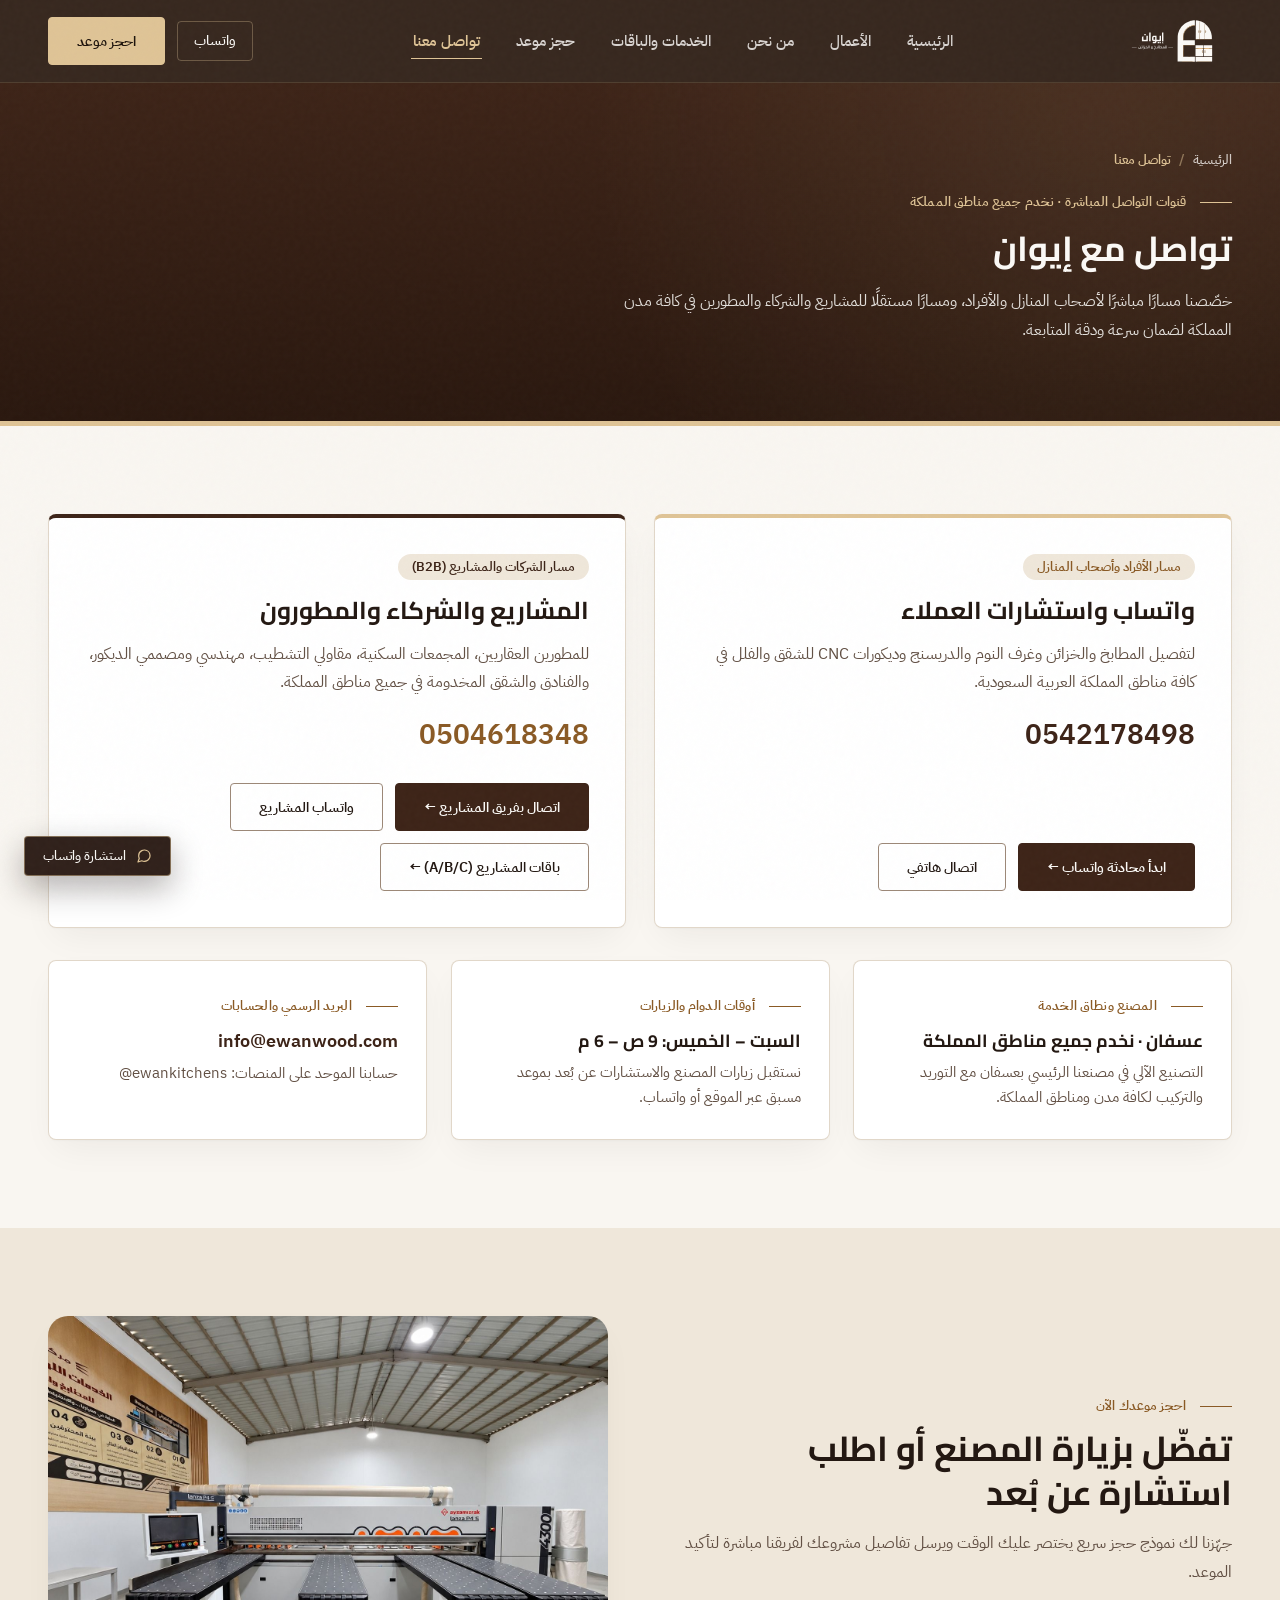
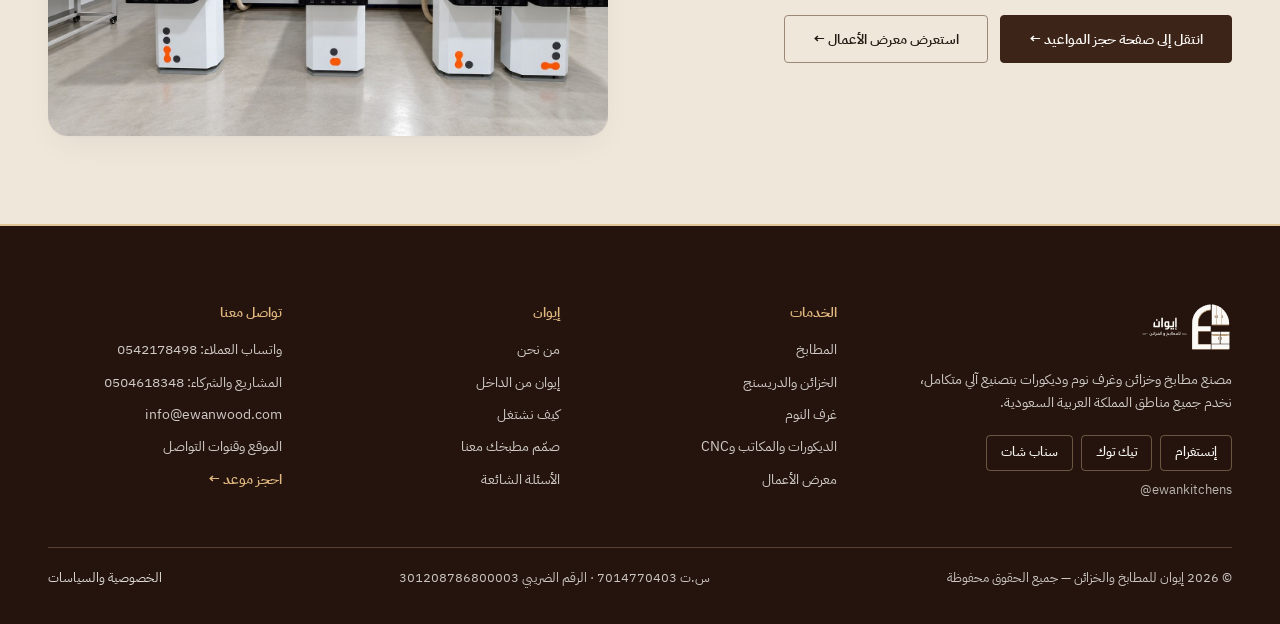
<file: contact.html>
<!DOCTYPE html>
<html lang="ar" dir="rtl">
<head>
  <meta charset="utf-8">
  <meta name="viewport" content="width=device-width, initial-scale=1.0">
  <title>تواصل معنا — إيوان للمطابخ والخزائن | نخدم جميع مناطق المملكة</title>
  <meta name="description" content="تواصل مع مصنع إيوان للمطابخ والخزائن: أرقام واتساب العملاء والمشاريع والشركاء، البريد الإلكتروني، ومواعيد الزيارة والخدمة لجميع مناطق المملكة.">
  <meta name="robots" content="index, follow, max-image-preview:large, max-snippet:-1, max-video-preview:-1">
  <meta name="author" content="إيوان للمطابخ والخزائن">
  <meta name="theme-color" content="#44291c">

  <!-- Canonical & Hreflang -->
  <link rel="canonical" href="https://ewanwood.com/contact.html">
  <link rel="alternate" hreflang="ar-SA" href="https://ewanwood.com/contact.html">
  <link rel="alternate" hreflang="ar" href="https://ewanwood.com/contact.html">
  <link rel="alternate" hreflang="x-default" href="https://ewanwood.com/contact.html">

  <!-- Open Graph / Social Sharing -->
  <meta property="og:type" content="website">
  <meta property="og:locale" content="ar_SA">
  <meta property="og:site_name" content="إيوان للمطابخ والخزائن">
  <meta property="og:title" content="تواصل معنا — إيوان للمطابخ والخزائن | نخدم جميع مناطق المملكة">
  <meta property="og:description" content="أرقام واتساب واستشارات العملاء الأفراد ومسار المشاريع والشركاء في مصنع إيوان للمطابخ والخزائن لكافة مناطق المملكة.">
  <meta property="og:url" content="https://ewanwood.com/contact.html">
  <meta property="og:image" content="https://esaedabozaied-design.github.io/ewan-website/assets/og-image.jpg">
  <meta property="og:image:secure_url" content="https://esaedabozaied-design.github.io/ewan-website/assets/og-image.jpg">
  <meta property="og:image:type" content="image/jpeg">
  <meta property="og:image:width" content="1536">
  <meta property="og:image:height" content="1024">
  <meta property="og:image:alt" content="تواصل مع مصنع إيوان للمطابخ والخزائن في المملكة العربية السعودية">

  <!-- Twitter Card -->
  <meta name="twitter:card" content="summary_large_image">
  <meta name="twitter:title" content="تواصل معنا — إيوان للمطابخ والخزائن">
  <meta name="twitter:description" content="قنوات التواصل المباشرة للعملاء والمشاريع في مصنع إيوان للمطابخ والخزائن.">
  <meta name="twitter:image" content="https://esaedabozaied-design.github.io/ewan-website/assets/og-image.jpg">
  <meta name="twitter:image:alt" content="تواصل مع مصنع إيوان للمطابخ والخزائن">

  <!-- Core Web Vitals: Preload Critical Local Fonts -->
  <link rel="preload" href="assets/font-2.ttf" as="font" type="font/ttf" crossorigin>
  <link rel="preload" href="assets/font-5.ttf" as="font" type="font/ttf" crossorigin>

  <link rel="icon" type="image/svg+xml" href="assets/ewan-mark.svg">
  <link rel="stylesheet" href="assets/fonts.css">
  <link rel="stylesheet" href="assets/styles.css">

  <!-- Schema.org Structured Data (JSON-LD) -->
  <script type="application/ld+json">
  {
    "@context": "https://schema.org",
    "@graph": [
      {
        "@type": "ContactPage",
        "@id": "https://ewanwood.com/contact.html#webpage",
        "url": "https://ewanwood.com/contact.html",
        "name": "تواصل معنا — إيوان للمطابخ والخزائن",
        "description": "أرقام وقنوات التواصل المباشرة للعملاء والمشاريع في مصنع إيوان للمطابخ والخزائن في كافة مناطق المملكة العربية السعودية.",
        "inLanguage": "ar-SA",
        "isPartOf": { "@id": "https://ewanwood.com/#website" },
        "mainEntity": {
          "@type": "HomeAndConstructionBusiness",
          "@id": "https://ewanwood.com/#organization",
          "name": "إيوان للمطابخ والخزائن",
          "url": "https://ewanwood.com/",
          "telephone": "+966542178498",
          "email": "info@ewanwood.com",
          "contactPoint": [
            {
              "@type": "ContactPoint",
              "telephone": "+966542178498",
              "contactType": "customer service",
              "areaServed": "SA",
              "availableLanguage": ["Arabic"]
            },
            {
              "@type": "ContactPoint",
              "telephone": "+966504618348",
              "contactType": "sales",
              "areaServed": "SA",
              "availableLanguage": ["Arabic"]
            }
          ]
        },
        "breadcrumb": { "@id": "https://ewanwood.com/contact.html#breadcrumb" }
      },
      {
        "@type": "BreadcrumbList",
        "@id": "https://ewanwood.com/contact.html#breadcrumb",
        "itemListElement": [
          {
            "@type": "ListItem",
            "position": 1,
            "name": "الرئيسية",
            "item": "https://ewanwood.com/"
          },
          {
            "@type": "ListItem",
            "position": 2,
            "name": "تواصل معنا",
            "item": "https://ewanwood.com/contact.html"
          }
        ]
      }
    ]
  }
  </script>
</head>
<body>
  <div class="scroll-progress" aria-hidden="true"></div>
  <a class="skip-link" href="#main">انتقل إلى المحتوى الرئيسي</a>

  <!-- الهيدر -->
  <header class="site-header dark">
    <div class="wrap header-inner">
      <a href="index.html" class="brand-logo" aria-label="إيوان للمطابخ والخزائن — الرئيسية">
        <img src="assets/ewan-logo-horizontal-reverse.svg" alt="إيوان للمطابخ والخزائن" width="160" height="50" decoding="async">
      </a>
      <nav class="main-nav" aria-label="القائمة الرئيسية">
        <a href="index.html">الرئيسية</a>
        <a href="gallery.html">الأعمال</a>
        <a href="about.html">من نحن</a>
        <a href="services.html">الخدمات والباقات</a>
        <a href="booking.html">حجز موعد</a>
        <a href="contact.html" aria-current="page">تواصل معنا</a>
      </nav>
      <div class="header-actions">
        <a class="wa-header-link" href="https://wa.me/966542178498" target="_blank" rel="noopener">واتساب</a>
        <a class="btn btn-gold" href="booking.html">احجز موعد</a>
        <button type="button" id="menu-toggle" class="menu-toggle" aria-label="فتح القائمة" aria-expanded="false" aria-controls="mobile-drawer">
          <svg viewBox="0 0 24 24" fill="none" stroke="currentColor" stroke-width="2" stroke-linecap="round"><path d="M4 7h16M4 12h16M4 17h12"/></svg>
        </button>
      </div>
    </div>
  </header>

  <!-- درج الجوال -->
  <div id="mobile-drawer" class="mobile-drawer" aria-hidden="true">
    <div class="mobile-drawer-panel" role="dialog" aria-label="قائمة الجوال">
      <div style="display:flex;align-items:center;justify-content:space-between;padding-bottom:16px;border-bottom:1px solid rgba(226,184,128,0.25)">
        <img src="assets/ewan-logo-horizontal-reverse.svg" alt="إيوان للمطابخ والخزائن" width="134" height="42" decoding="async" style="height:42px;width:auto">
        <button type="button" id="drawer-close" class="menu-toggle" style="display:inline-flex" aria-label="إغلاق القائمة">✕</button>
      </div>
      <nav class="mobile-nav-links" aria-label="روابط الجوال">
        <a href="index.html"><span>الرئيسية</span><span>←</span></a>
        <a href="gallery.html"><span>الأعمال (المعرض)</span><span>←</span></a>
        <a href="about.html"><span>من نحن</span><span>←</span></a>
        <a href="services.html"><span>الخدمات والباقات</span><span>←</span></a>
        <a href="booking.html"><span>حجز موعد</span><span>←</span></a>
        <a href="contact.html" aria-current="page"><span>تواصل معنا</span><span>←</span></a>
      </nav>
      <div style="margin-top:auto;display:grid;gap:10px">
        <a class="btn btn-gold" href="booking.html" style="width:100%">احجز موعد</a>
        <a class="btn btn-line" href="https://wa.me/966542178498" target="_blank" rel="noopener" style="width:100%">محادثة واتساب مباشرة</a>
      </div>
    </div>
  </div>

  <main id="main">
    <!-- بانر تواصل معنا -->
    <section class="dark" style="background: var(--walnut); color: var(--on-walnut); padding: 68px 0 76px; border-bottom: 5px solid var(--gold)">
      <div class="wrap">
        <nav class="breadcrumb reveal" aria-label="مسار الصفحة">
          <ol>
            <li><a href="index.html">الرئيسية</a></li>
            <li aria-current="page">تواصل معنا</li>
          </ol>
        </nav>
        <p class="eyebrow reveal">قنوات التواصل المباشرة · نخدم جميع مناطق المملكة</p>
        <h1 class="t-lg reveal reveal-delay-1" style="margin-top: 14px; color: #fbf9f6">تواصل مع إيوان</h1>
        <p class="t-body-lg reveal reveal-delay-2" style="margin-top: 16px; max-width: 640px; color: rgba(251,249,246,0.88)">
          خصّصنا مسارًا مباشرًا لأصحاب المنازل والأفراد، ومسارًا مستقلًا للمشاريع والشركاء والمطورين في كافة مدن المملكة لضمان سرعة ودقة المتابعة.
        </p>
      </div>
    </section>

    <!-- بطاقات المسارين: العملاء vs المشاريع -->
    <section style="padding: 88px 0; background: var(--surface)">
      <div class="wrap">
        <div class="g2 reveal" style="gap: 28px">
          <!-- مسار العملاء الأفراد -->
          <div class="card" style="padding: 36px; border-top: 4px solid var(--gold); display: flex; flex-direction: column; gap: 14px">
            <span style="align-self: flex-start; background: var(--surface-sand); color: var(--bronze); padding: 4px 14px; border-radius: 99px; font: 700 0.8rem/1.4 var(--font-sans)">مسار الأفراد وأصحاب المنازل</span>
            <h2 class="t-md">واتساب واستشارات العملاء</h2>
            <p style="color: var(--ink-muted)">
              لتفصيل المطابخ والخزائن وغرف النوم والدريسنج وديكورات CNC للشقق والفلل في كافة مناطق المملكة العربية السعودية.
            </p>
            <p dir="ltr" style="text-align: right; font: 700 clamp(1.6rem, 2.2vw, 2rem)/1.3 var(--font-sans); color: var(--walnut); margin-top: 6px">0542178498</p>
            <div style="margin-top: auto; padding-top: 16px; display: flex; flex-wrap: wrap; gap: 12px">
              <a href="https://wa.me/966542178498" target="_blank" rel="noopener" class="btn btn-walnut">ابدأ محادثة واتساب ←</a>
              <a href="tel:+966542178498" class="btn btn-ghost">اتصال هاتفي</a>
            </div>
          </div>

          <!-- مسار المشاريع والشركاء B2B -->
          <div class="card" style="padding: 36px; border-top: 4px solid var(--walnut); display: flex; flex-direction: column; gap: 14px">
            <span style="align-self: flex-start; background: var(--surface-sand); color: var(--walnut); padding: 4px 14px; border-radius: 99px; font: 700 0.8rem/1.4 var(--font-sans)">مسار الشركات والمشاريع (B2B)</span>
            <h2 class="t-md">المشاريع والشركاء والمطورون</h2>
            <p style="color: var(--ink-muted)">
              للمطورين العقاريين، المجمعات السكنية، مقاولي التشطيب، مهندسي ومصممي الديكور، والفنادق والشقق المخدومة في جميع مناطق المملكة.
            </p>
            <p dir="ltr" style="text-align: right; font: 700 clamp(1.6rem, 2.2vw, 2rem)/1.3 var(--font-sans); color: var(--bronze); margin-top: 6px">0504618348</p>
            <div style="margin-top: auto; padding-top: 16px; display: flex; flex-wrap: wrap; gap: 12px">
              <a href="tel:+966504618348" class="btn btn-walnut">اتصال بفريق المشاريع ←</a>
              <a href="https://wa.me/966504618348" target="_blank" rel="noopener" class="btn btn-ghost">واتساب المشاريع</a>
              <a href="services.html#b2b-packages" class="btn btn-ghost">باقات المشاريع (A/B/C) ←</a>
            </div>
          </div>
        </div>

        <!-- معلومات الموقع والبريد وأوقات العمل -->
        <div class="g3 reveal" style="margin-top: 32px">
          <div class="card" style="padding: 28px">
            <p class="eyebrow">المصنع ونطاق الخدمة</p>
            <h3 class="t-heading" style="margin-top: 12px">عسفان · نخدم جميع مناطق المملكة</h3>
            <p style="margin-top: 6px; color: var(--ink-muted); font-size: 0.92rem">التصنيع الآلي في مصنعنا الرئيسي بعسفان مع التوريد والتركيب لكافة مدن ومناطق المملكة.</p>
          </div>
          <div class="card" style="padding: 28px">
            <p class="eyebrow">أوقات الدوام والزيارات</p>
            <h3 class="t-heading" style="margin-top: 12px">السبت – الخميس: 9 ص – 6 م</h3>
            <p style="margin-top: 6px; color: var(--ink-muted); font-size: 0.92rem">نستقبل زيارات المصنع والاستشارات عن بُعد بموعد مسبق عبر الموقع أو واتساب.</p>
          </div>
          <div class="card" style="padding: 28px">
            <p class="eyebrow">البريد الرسمي والحسابات</p>
            <h3 dir="ltr" style="margin-top: 12px; text-align: right; font: 700 1.15rem/1.4 var(--font-sans)"><a href="mailto:info@ewanwood.com" style="color: var(--walnut)">info@ewanwood.com</a></h3>
            <p style="margin-top: 6px; color: var(--ink-muted); font-size: 0.92rem">حسابنا الموحد على المنصات: <span dir="ltr">@ewankitchens</span></p>
          </div>
        </div>
      </div>
    </section>

    <!-- قسم الحجز المدمج -->
    <section style="padding: 88px 0; background: var(--surface-sand)">
      <div class="wrap">
        <div class="split">
          <div class="reveal">
            <p class="eyebrow">احجز موعدك الآن</p>
            <h2 class="t-lg" style="margin-top: 10px">تفضّل بزيارة المصنع أو اطلب استشارة عن بُعد</h2>
            <p class="t-body-lg" style="margin-top: 14px; color: var(--ink-muted)">
              جهّزنا لك نموذج حجز سريع يختصر عليك الوقت ويرسل تفاصيل مشروعك لفريقنا مباشرة لتأكيد الموعد.
            </p>
            <div style="margin-top: 28px; display: flex; flex-wrap: wrap; gap: 12px">
              <a href="booking.html" class="btn btn-walnut">انتقل إلى صفحة حجز المواعيد ←</a>
              <a href="gallery.html" class="btn btn-ghost">استعرض معرض الأعمال ←</a>
            </div>
          </div>
          <div class="reveal reveal-delay-1" style="border-radius: 20px; overflow: hidden; box-shadow: var(--shadow-card)">
            <img src="assets/factory-saw.jpg" alt="داخل مصنع إيوان" width="1448" height="1086" loading="lazy" decoding="async" style="width: 100%; height: auto">
          </div>
        </div>
      </div>
    </section>
  </main>

  <!-- الفوتر -->
  <footer class="site-footer dark">
    <div class="wrap">
      <div class="footer-grid">
        <div>
          <img src="assets/ewan-logo-horizontal-reverse.svg" alt="إيوان للمطابخ والخزائن" width="160" height="50" decoding="async" style="height: 50px; width: auto">
          <p style="margin-top: 16px; max-width: 340px; font: 400 0.88rem/1.65 var(--font-sans); color: rgba(251,249,246,0.8)">
            مصنع مطابخ وخزائن وغرف نوم وديكورات بتصنيع آلي متكامل، نخدم جميع مناطق المملكة العربية السعودية.
          </p>
          <nav class="social" aria-label="حساباتنا" style="margin-top: 20px">
            <a href="https://www.instagram.com/ewankitchens/" target="_blank" rel="noopener">إنستغرام</a>
            <a href="https://www.tiktok.com/@ewankitchens" target="_blank" rel="noopener">تيك توك</a>
            <a href="https://www.snapchat.com/add/ewankitchens" target="_blank" rel="noopener">سناب شات</a>
          </nav>
          <p dir="ltr" style="margin-top: 10px; text-align: right; font: 400 0.82rem/1.4 var(--font-sans); color: rgba(251,249,246,0.7)">@ewankitchens</p>
        </div>
        <nav aria-label="الخدمات">
          <p style="font: 600 0.9rem/1.4 var(--font-sans); color: #e2b880">الخدمات</p>
          <ul class="footer-links">
            <li><a href="services.html#kitchens">المطابخ</a></li>
            <li><a href="services.html#wardrobes">الخزائن والدريسنج</a></li>
            <li><a href="services.html#bedrooms">غرف النوم</a></li>
            <li><a href="services.html#cnc">الديكورات والمكاتب وCNC</a></li>
            <li><a href="gallery.html">معرض الأعمال</a></li>
          </ul>
        </nav>
        <nav aria-label="روابط الموقع">
          <p style="font: 600 0.9rem/1.4 var(--font-sans); color: #e2b880">إيوان</p>
          <ul class="footer-links">
            <li><a href="about.html">من نحن</a></li>
            <li><a href="index.html#inside">إيوان من الداخل</a></li>
            <li><a href="index.html#process">كيف نشتغل</a></li>
            <li><a href="index.html#planner">صمّم مطبخك معنا</a></li>
            <li><a href="index.html#faq">الأسئلة الشائعة</a></li>
          </ul>
        </nav>
        <div>
          <p style="font: 600 0.9rem/1.4 var(--font-sans); color: #e2b880">تواصل معنا</p>
          <ul class="footer-links">
            <li><a href="https://wa.me/966542178498" target="_blank" rel="noopener">واتساب العملاء: <span dir="ltr">0542178498</span></a></li>
            <li><a href="tel:+966504618348">المشاريع والشركاء: <span dir="ltr">0504618348</span></a></li>
            <li><a href="mailto:info@ewanwood.com">info@ewanwood.com</a></li>
            <li><a href="contact.html" aria-current="page">الموقع وقنوات التواصل</a></li>
            <li><a href="booking.html" style="color: #e2b880; font-weight: 600">احجز موعد ←</a></li>
          </ul>
        </div>
      </div>
      <div style="margin-top: 48px; padding-top: 20px; border-top: 1px solid rgba(226,184,128,0.28); display: flex; flex-wrap: wrap; justify-content: space-between; gap: 12px; font: 400 0.82rem/1.5 var(--font-sans); color: rgba(251,249,246,0.78)">
        <span>© 2026 إيوان للمطابخ والخزائن — جميع الحقوق محفوظة</span>
        <span>س.ت <span dir="ltr">7014770403</span> · الرقم الضريبي <span dir="ltr">301208786800003</span></span>
        <a href="privacy.html" style="color: rgba(251,249,246,0.88)">الخصوصية والسياسات</a>
      </div>
    </div>
  </footer>

  <script src="assets/app.js" defer></script>
</body>
</html>
</file>
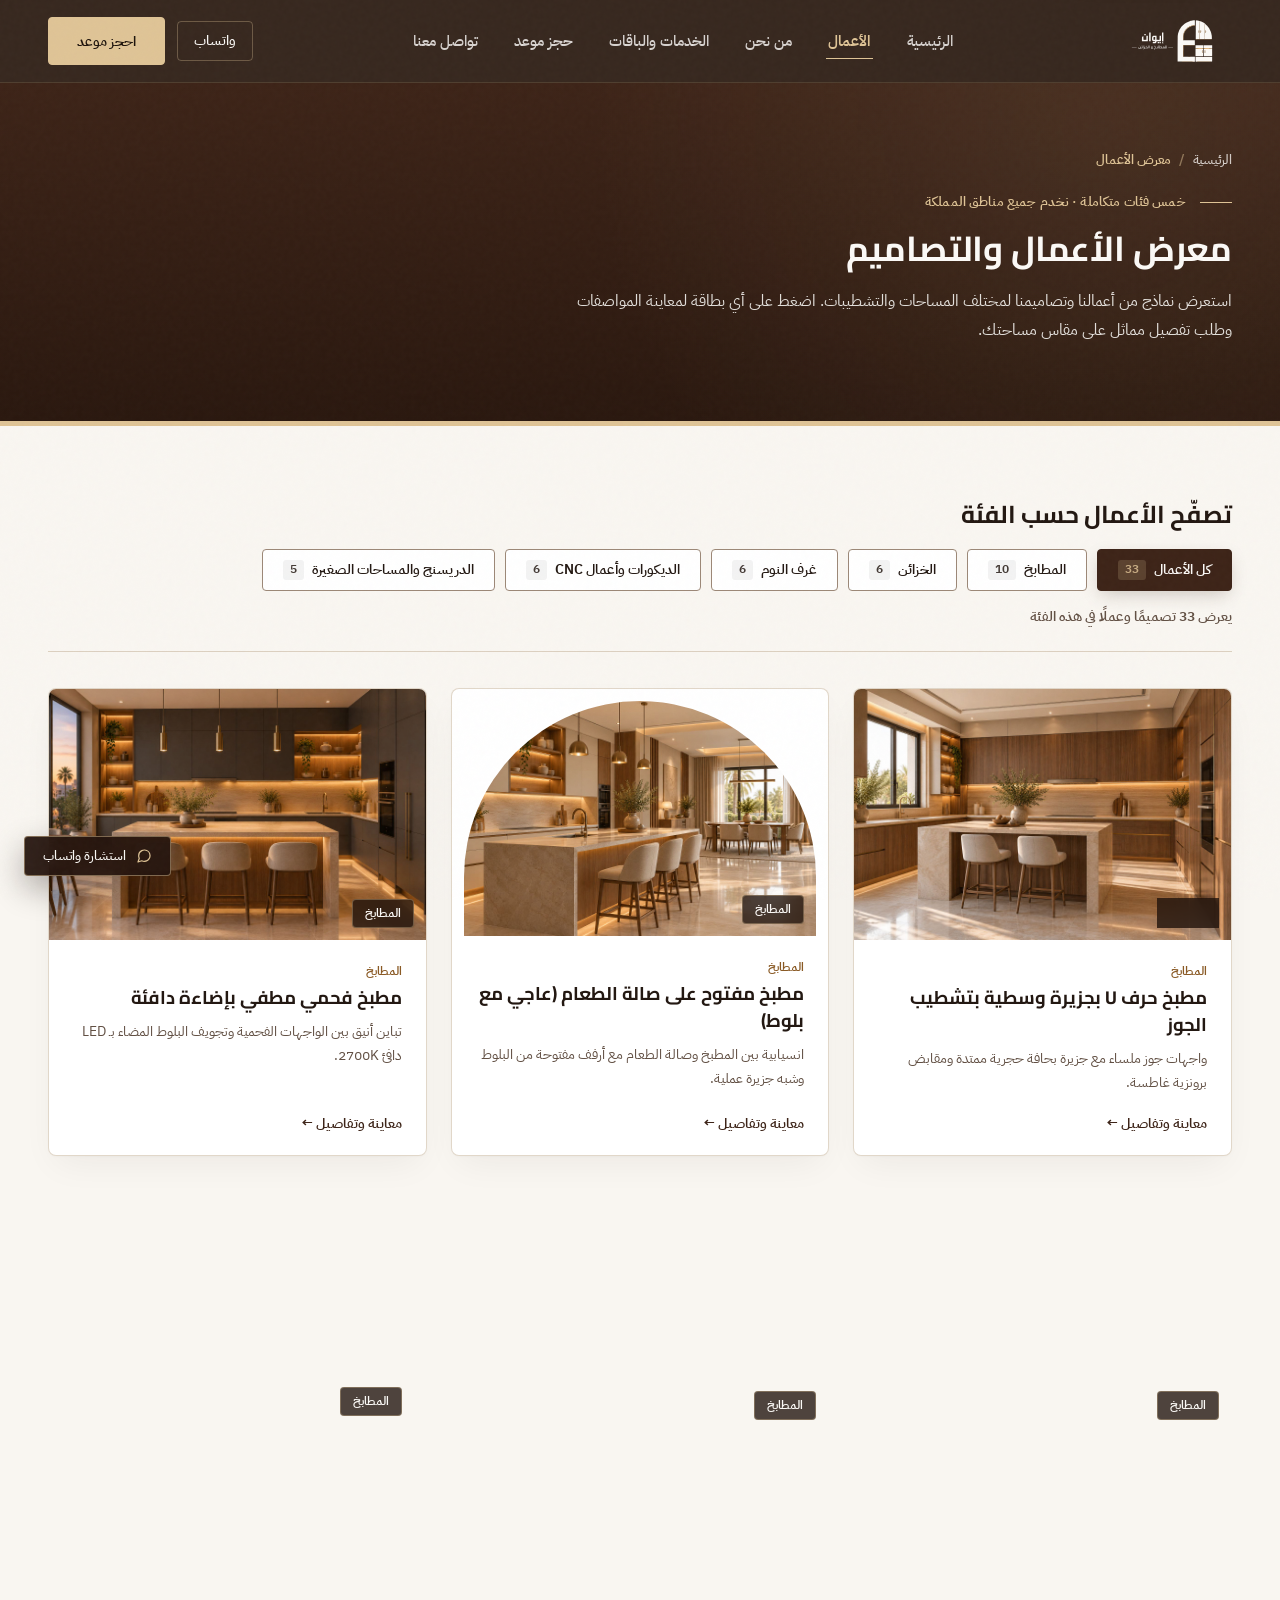
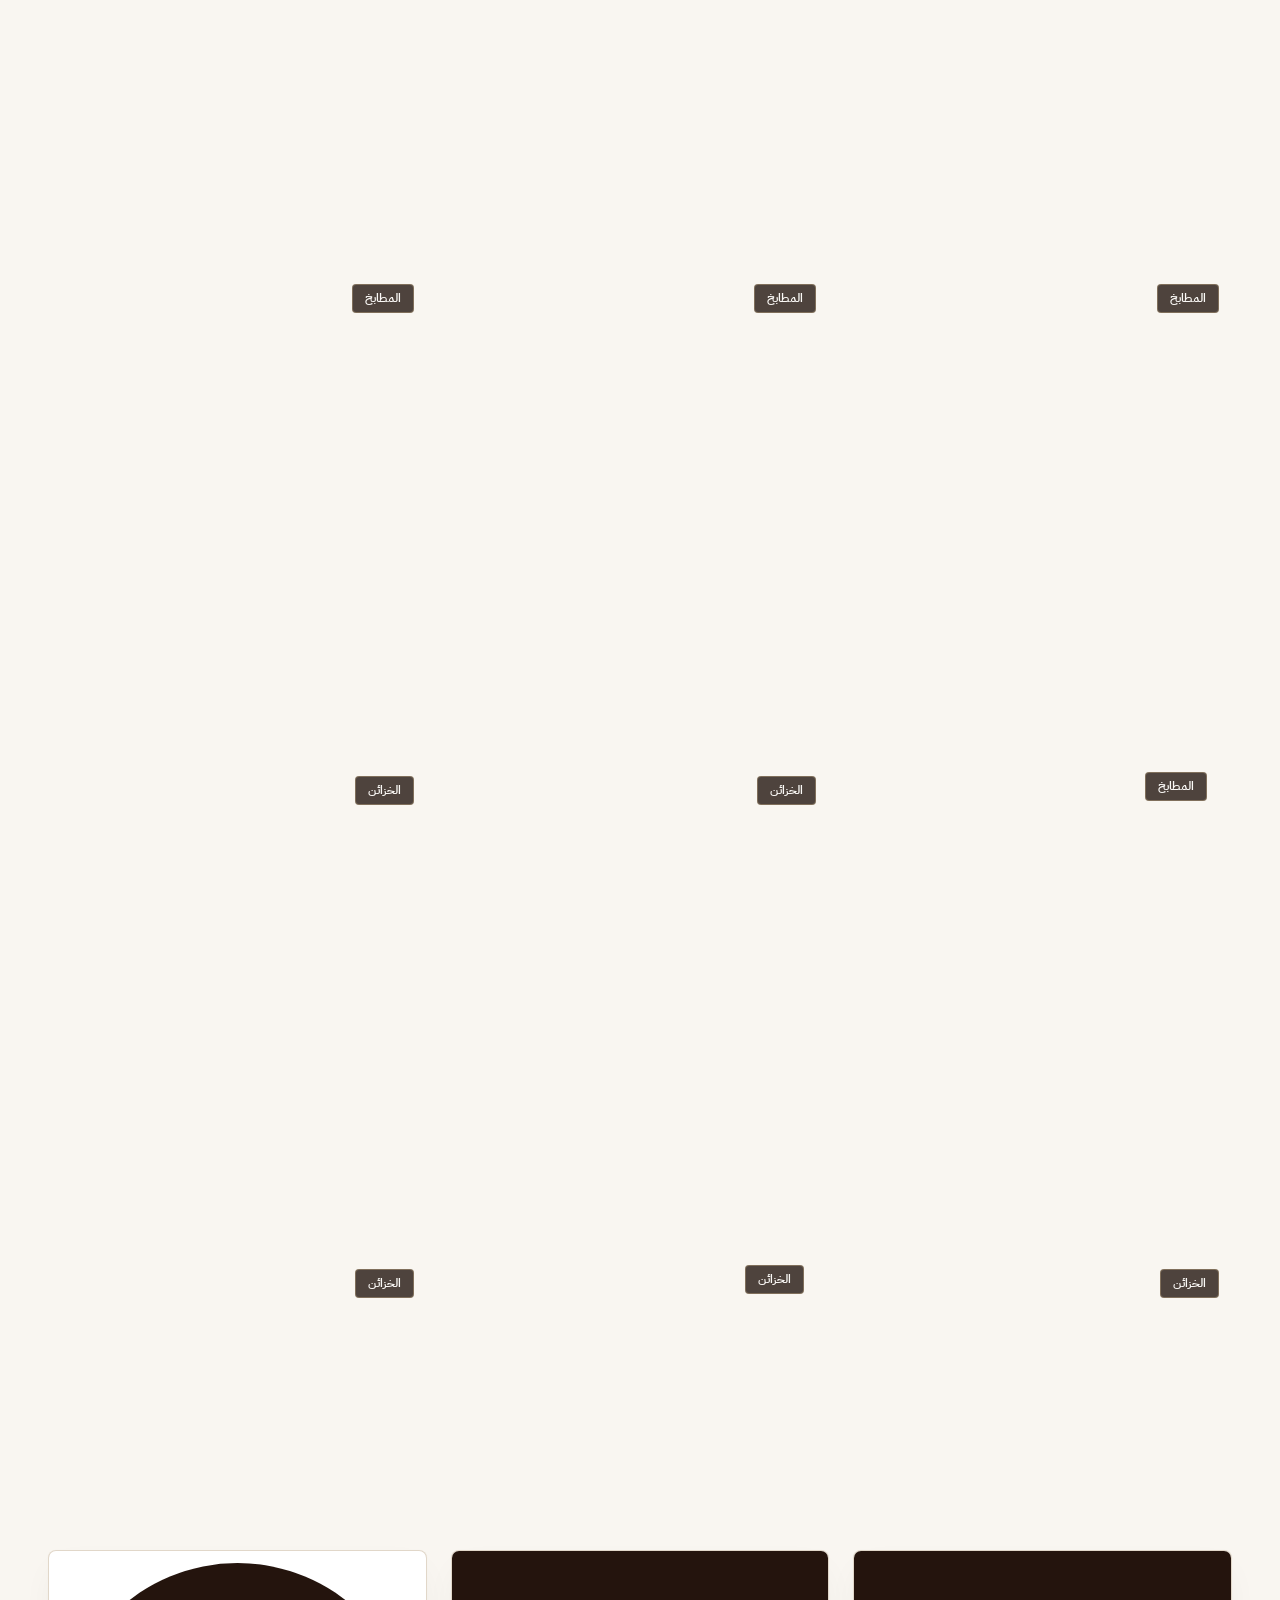
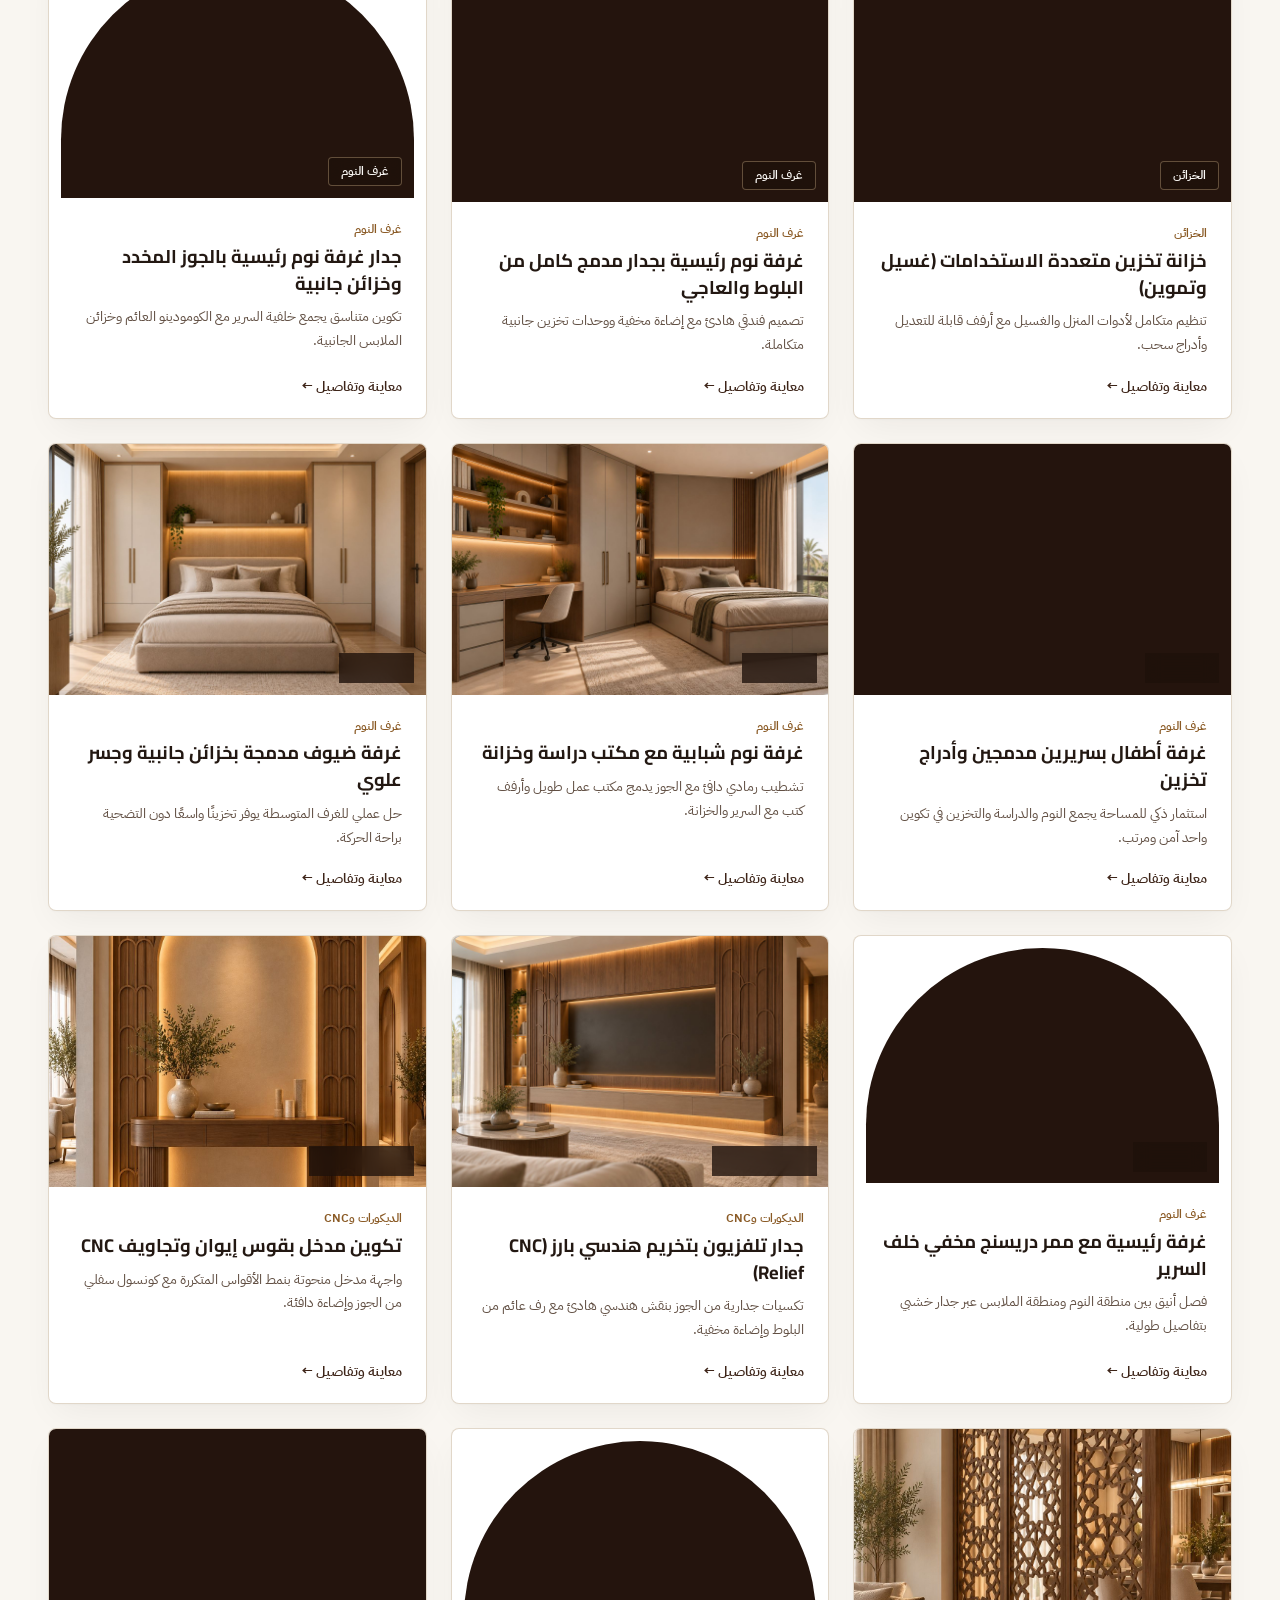
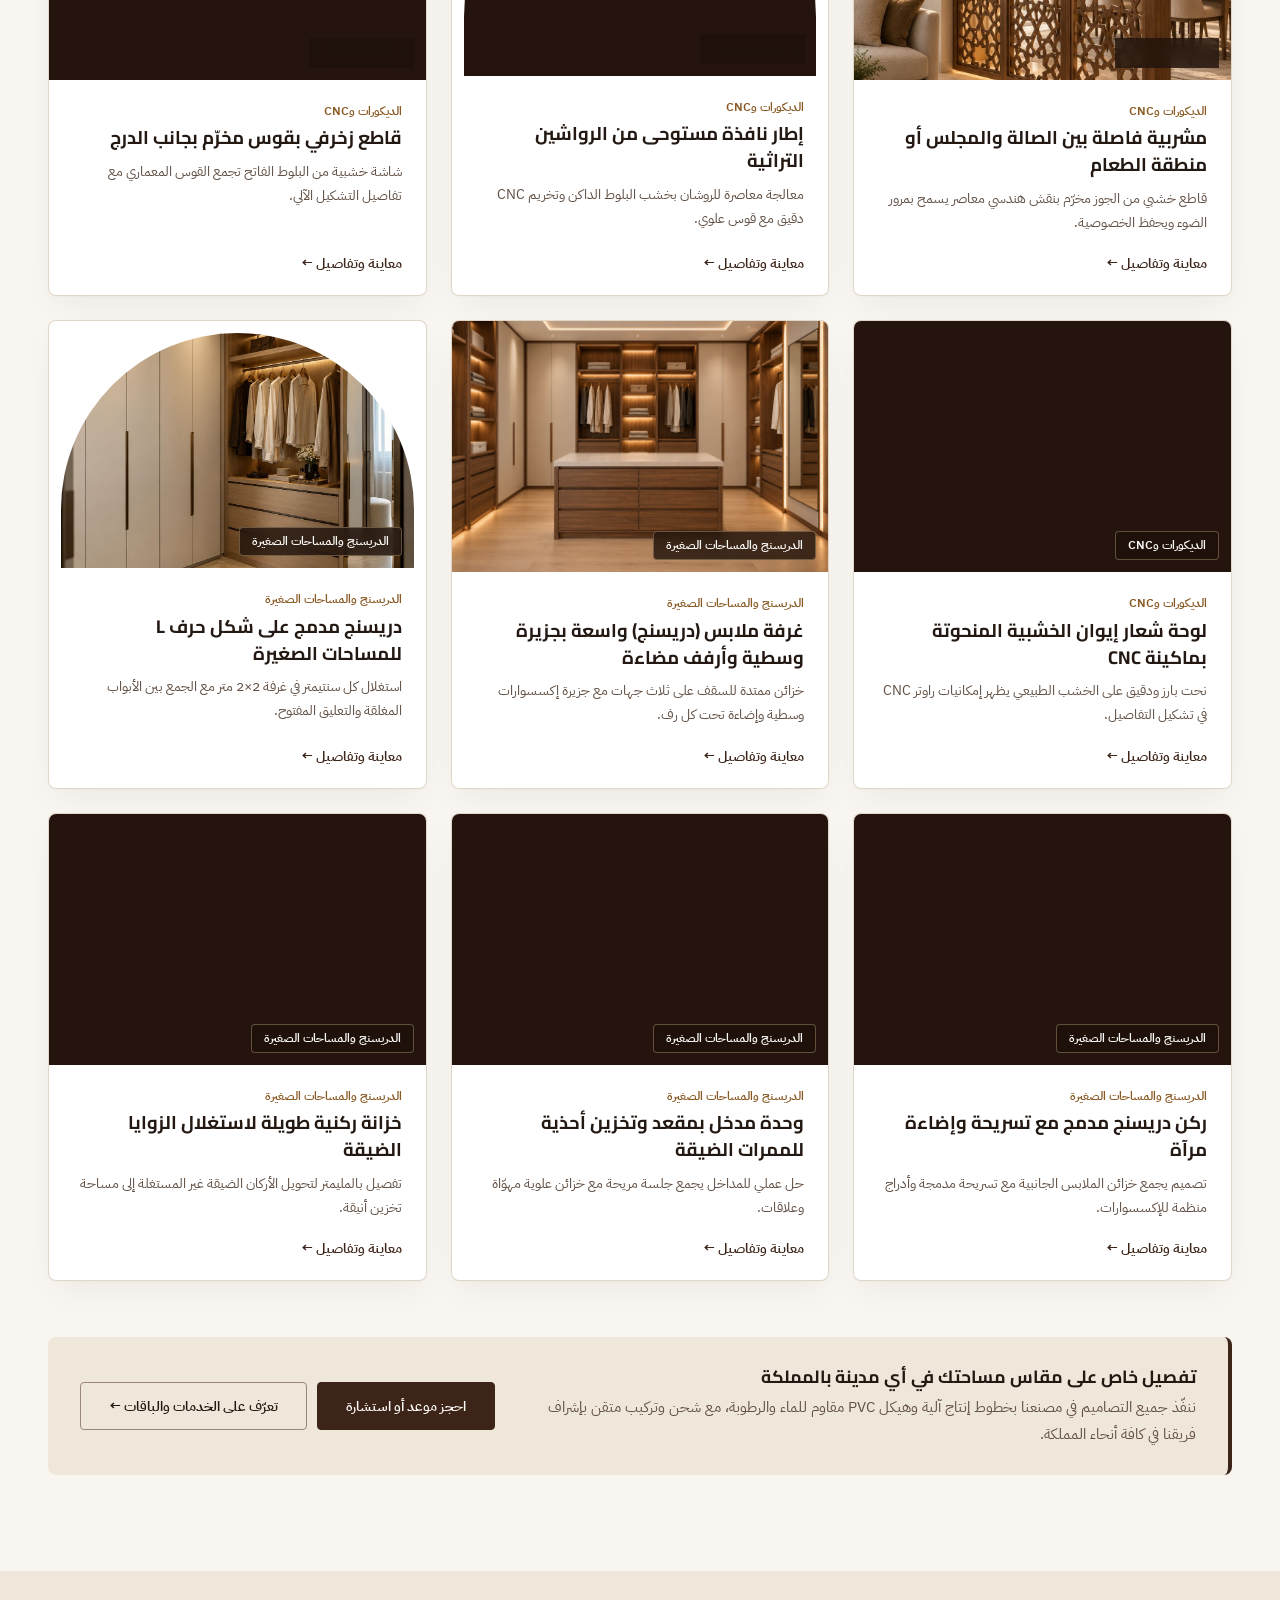
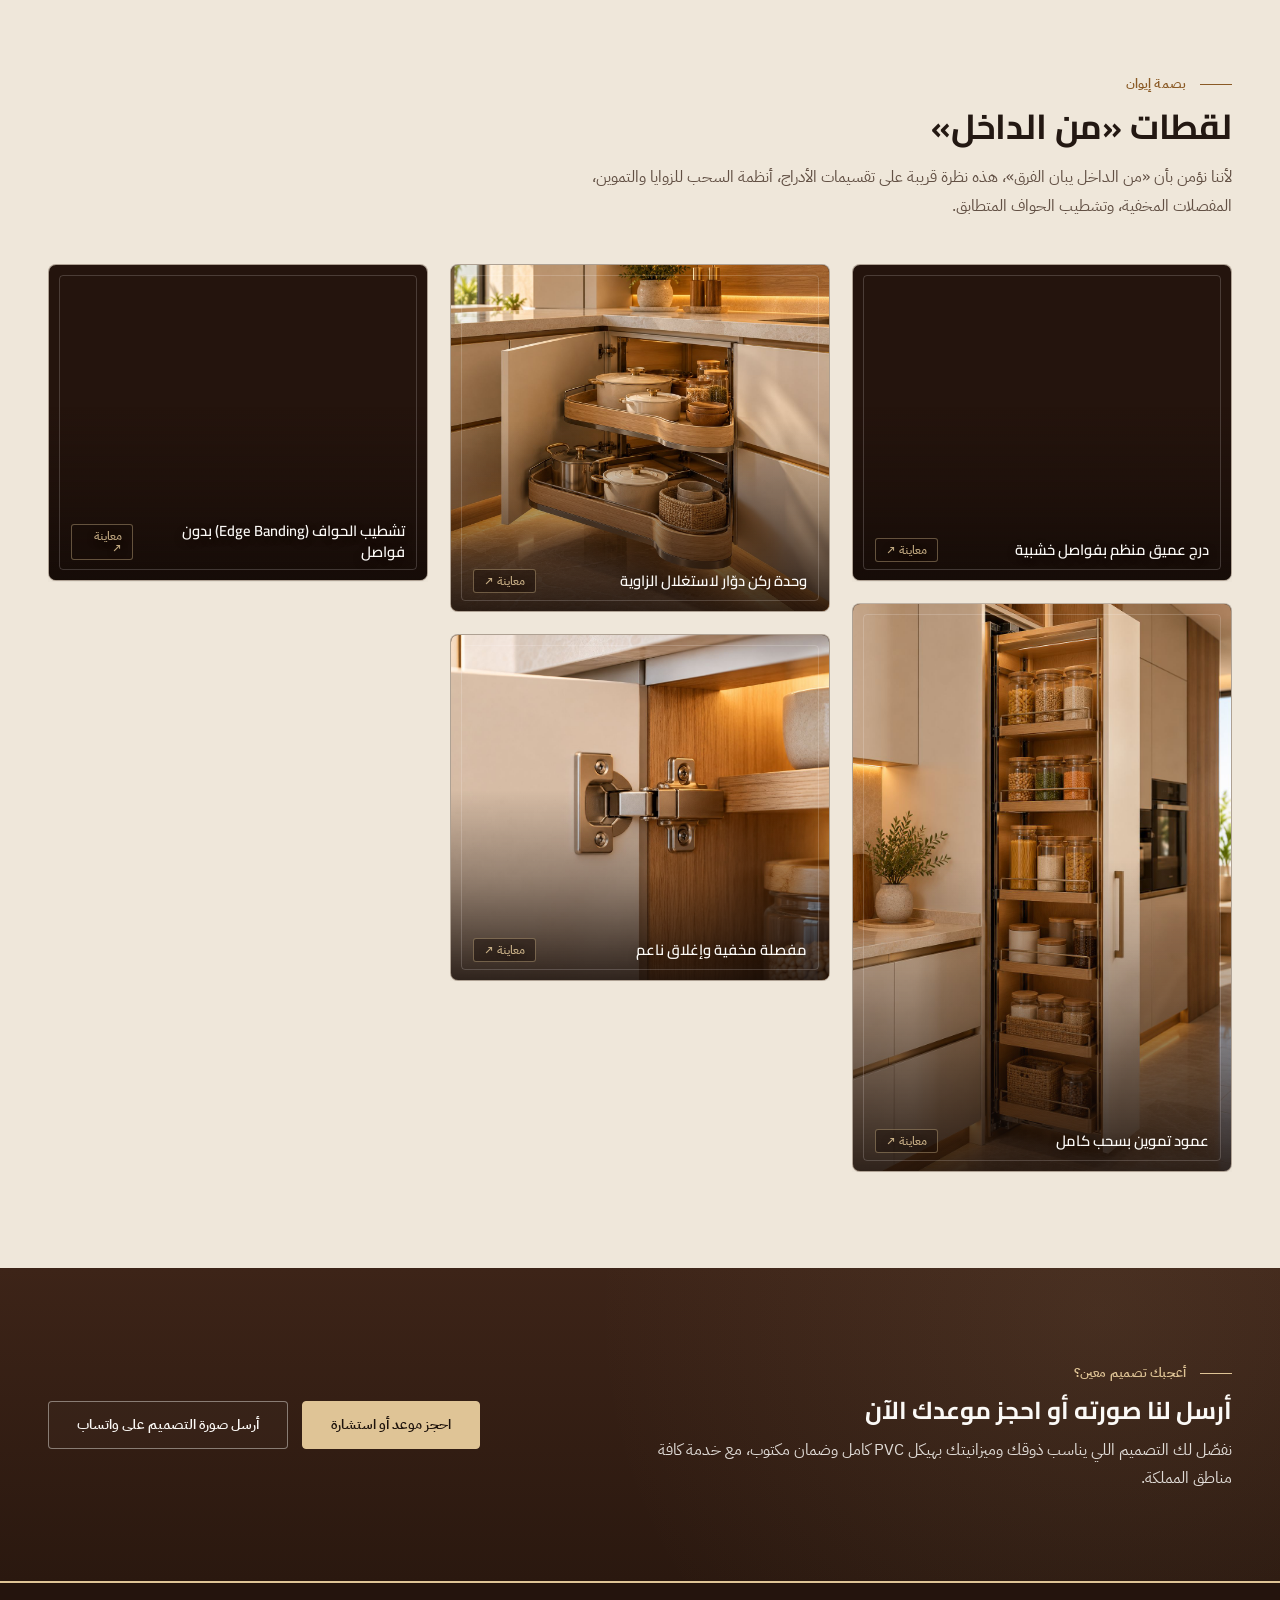
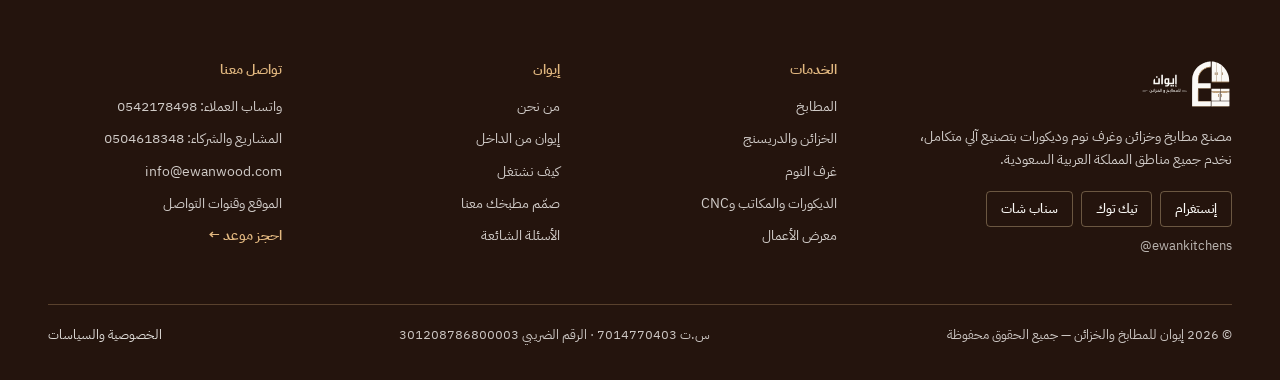
<file: gallery.html>
<!DOCTYPE html>
<html lang="ar" dir="rtl">
<head>
  <meta charset="utf-8">
  <meta name="viewport" content="width=device-width, initial-scale=1.0">
  <title>معرض الأعمال — إيوان للمطابخ والخزائن | مطابخ، خزائن، غرف نوم، دريسنج وCNC</title>
  <meta name="description" content="تصفّح معرض أعمال وتصاميم مصنع إيوان للمطابخ والخزائن وغرف النوم وأعمال CNC والدريسنج (32 تصميمًا). نخدم جميع مناطق المملكة العربية السعودية.">
  <meta name="robots" content="index, follow, max-image-preview:large, max-snippet:-1, max-video-preview:-1">
  <meta name="author" content="إيوان للمطابخ والخزائن">
  <meta name="theme-color" content="#44291c">

  <!-- Canonical & Hreflang -->
  <link rel="canonical" href="https://ewanwood.com/gallery.html">
  <link rel="alternate" hreflang="ar-SA" href="https://ewanwood.com/gallery.html">
  <link rel="alternate" hreflang="ar" href="https://ewanwood.com/gallery.html">
  <link rel="alternate" hreflang="x-default" href="https://ewanwood.com/gallery.html">

  <!-- Open Graph / Social Sharing -->
  <meta property="og:type" content="website">
  <meta property="og:locale" content="ar_SA">
  <meta property="og:site_name" content="إيوان للمطابخ والخزائن">
  <meta property="og:title" content="معرض الأعمال — إيوان للمطابخ والخزائن | 32 تصميمًا للمطابخ والخزائن وغرف النوم">
  <meta property="og:description" content="تصفّح معرض أعمال وتصاميم مصنع إيوان للمطابخ والخزائن وغرف النوم وأعمال CNC والدريسنج. نخدم جميع مناطق المملكة.">
  <meta property="og:url" content="https://ewanwood.com/gallery.html">
  <meta property="og:image" content="https://esaedabozaied-design.github.io/ewan-website/assets/og-image.jpg">
  <meta property="og:image:secure_url" content="https://esaedabozaied-design.github.io/ewan-website/assets/og-image.jpg">
  <meta property="og:image:type" content="image/jpeg">
  <meta property="og:image:width" content="1536">
  <meta property="og:image:height" content="1024">
  <meta property="og:image:alt" content="معرض أعمال وتصاميم مصنع إيوان للمطابخ والخزائن">

  <!-- Twitter Card -->
  <meta name="twitter:card" content="summary_large_image">
  <meta name="twitter:title" content="معرض الأعمال — إيوان للمطابخ والخزائن">
  <meta name="twitter:description" content="استعرض 32 تصميمًا في خمس فئات: المطابخ، الخزائن، غرف النوم، الدريسنج، وأعمال CNC. نخدم جميع مناطق المملكة.">
  <meta name="twitter:image" content="https://esaedabozaied-design.github.io/ewan-website/assets/og-image.jpg">
  <meta name="twitter:image:alt" content="معرض أعمال مصنع إيوان للمطابخ والخزائن">

  <!-- Core Web Vitals: Preload Critical Local Fonts -->
  <link rel="preload" href="assets/font-2.ttf" as="font" type="font/ttf" crossorigin>
  <link rel="preload" href="assets/font-5.ttf" as="font" type="font/ttf" crossorigin>

  <link rel="icon" type="image/svg+xml" href="assets/ewan-mark.svg">
  <link rel="stylesheet" href="assets/fonts.css">
  <link rel="stylesheet" href="assets/styles.css">

  <!-- Schema.org Structured Data (JSON-LD) -->
  <script type="application/ld+json">
  {
    "@context": "https://schema.org",
    "@graph": [
      {
        "@type": "CollectionPage",
        "@id": "https://ewanwood.com/gallery.html#webpage",
        "url": "https://ewanwood.com/gallery.html",
        "name": "معرض الأعمال والتصاميم — إيوان للمطابخ والخزائن",
        "description": "معرض أعمال وتصاميم مصنع إيوان للمطابخ والخزائن وغرف النوم وأعمال CNC والدريسنج في جميع مناطق المملكة.",
        "inLanguage": "ar-SA",
        "isPartOf": { "@id": "https://ewanwood.com/#website" },
        "about": { "@id": "https://ewanwood.com/#organization" },
        "breadcrumb": { "@id": "https://ewanwood.com/gallery.html#breadcrumb" },
        "mainEntity": {
          "@type": "ImageGallery",
          "name": "معرض تصاميم إيوان للمطابخ والخزائن وغرف النوم",
          "description": "32 تصميمًا في خمس فئات: المطابخ، الخزائن، غرف النوم، الدريسنج، وأعمال الديكور وCNC."
        }
      },
      {
        "@type": "BreadcrumbList",
        "@id": "https://ewanwood.com/gallery.html#breadcrumb",
        "itemListElement": [
          {
            "@type": "ListItem",
            "position": 1,
            "name": "الرئيسية",
            "item": "https://ewanwood.com/"
          },
          {
            "@type": "ListItem",
            "position": 2,
            "name": "معرض الأعمال",
            "item": "https://ewanwood.com/gallery.html"
          }
        ]
      }
    ]
  }
  </script>
</head>
<body>
  <div class="scroll-progress" aria-hidden="true"></div>
  <a class="skip-link" href="#main">انتقل إلى المحتوى الرئيسي</a>

  <!-- الهيدر -->
  <header class="site-header dark">
    <div class="wrap header-inner">
      <a href="index.html" class="brand-logo" aria-label="إيوان للمطابخ والخزائن — الرئيسية">
        <img src="assets/ewan-logo-horizontal-reverse.svg" alt="إيوان للمطابخ والخزائن" width="160" height="50" decoding="async">
      </a>
      <nav class="main-nav" aria-label="القائمة الرئيسية">
        <a href="index.html">الرئيسية</a>
        <a href="gallery.html" aria-current="page">الأعمال</a>
        <a href="about.html">من نحن</a>
        <a href="services.html">الخدمات والباقات</a>
        <a href="booking.html">حجز موعد</a>
        <a href="contact.html">تواصل معنا</a>
      </nav>
      <div class="header-actions">
        <a class="wa-header-link" href="https://wa.me/966542178498" target="_blank" rel="noopener">واتساب</a>
        <a class="btn btn-gold" href="booking.html">احجز موعد</a>
        <button type="button" id="menu-toggle" class="menu-toggle" aria-label="فتح القائمة" aria-expanded="false" aria-controls="mobile-drawer">
          <svg viewBox="0 0 24 24" fill="none" stroke="currentColor" stroke-width="2" stroke-linecap="round"><path d="M4 7h16M4 12h16M4 17h12"/></svg>
        </button>
      </div>
    </div>
  </header>

  <!-- درج الجوال -->
  <div id="mobile-drawer" class="mobile-drawer" aria-hidden="true">
    <div class="mobile-drawer-panel" role="dialog" aria-label="قائمة الجوال">
      <div style="display:flex;align-items:center;justify-content:space-between;padding-bottom:16px;border-bottom:1px solid rgba(226,184,128,0.25)">
        <img src="assets/ewan-logo-horizontal-reverse.svg" alt="إيوان للمطابخ والخزائن" width="134" height="42" decoding="async" style="height:42px;width:auto">
        <button type="button" id="drawer-close" class="menu-toggle" style="display:inline-flex" aria-label="إغلاق القائمة">✕</button>
      </div>
      <nav class="mobile-nav-links" aria-label="روابط الجوال">
        <a href="index.html"><span>الرئيسية</span><span>←</span></a>
        <a href="gallery.html" aria-current="page"><span>الأعمال (المعرض)</span><span>←</span></a>
        <a href="about.html"><span>من نحن</span><span>←</span></a>
        <a href="services.html"><span>الخدمات والباقات</span><span>←</span></a>
        <a href="booking.html"><span>حجز موعد</span><span>←</span></a>
        <a href="contact.html"><span>تواصل معنا</span><span>←</span></a>
      </nav>
      <div style="margin-top:auto;display:grid;gap:10px">
        <a class="btn btn-gold" href="booking.html" style="width:100%">احجز موعد</a>
        <a class="btn btn-line" href="https://wa.me/966542178498" target="_blank" rel="noopener" style="width:100%">محادثة واتساب مباشرة</a>
      </div>
    </div>
  </div>

  <main id="main">
    <!-- بانر الصفحة -->
    <section class="dark" style="background: var(--walnut); color: var(--on-walnut); padding: 68px 0 76px; border-bottom: 5px solid var(--gold)">
      <div class="wrap">
        <nav class="breadcrumb reveal" aria-label="مسار الصفحة">
          <ol>
            <li><a href="index.html">الرئيسية</a></li>
            <li aria-current="page">معرض الأعمال</li>
          </ol>
        </nav>
        <p class="eyebrow reveal">خمس فئات متكاملة · نخدم جميع مناطق المملكة</p>
        <h1 class="t-lg reveal reveal-delay-1" style="margin-top: 14px; color: #fbf9f6">معرض الأعمال والتصاميم</h1>
        <p class="t-body-lg reveal reveal-delay-2" style="margin-top: 16px; max-width: 680px; color: rgba(251,249,246,0.88)">
          استعرض نماذج من أعمالنا وتصاميمنا لمختلف المساحات والتشطيبات. اضغط على أي بطاقة لمعاينة المواصفات وطلب تفصيل مماثل على مقاس مساحتك.
        </p>
      </div>
    </section>

    <!-- المعرض التفاعلي الشامل -->
    <section id="full-gallery-page" style="padding: 72px 0 96px; background: var(--surface)">
      <div class="wrap">
        <h2 class="t-md" style="margin-bottom: 18px">تصفّح الأعمال حسب الفئة</h2>
        <div style="display: flex; flex-wrap: wrap; align-items: center; justify-content: space-between; gap: 16px; padding-bottom: 24px; border-bottom: 1px solid var(--border)">
          <div role="group" aria-label="تصفية فئات المعرض" data-role="gallery-filters" style="display: flex; flex-wrap: wrap; gap: 10px"></div>
          <p data-role="gallery-count" aria-live="polite" style="font: 600 0.88rem/1.4 var(--font-sans); color: var(--ink-muted)"></p>
        </div>

        <div class="g3" data-role="gallery-grid" style="margin-top: 36px"></div>

        <!-- دعوة لتنفيذ تصميم مخصص -->
        <div style="margin-top: 56px; padding: 28px 32px; background: var(--surface-sand); border-radius: var(--radius-md); border-inline-start: 4px solid var(--walnut); display: flex; flex-wrap: wrap; align-items: center; justify-content: space-between; gap: 20px">
          <div>
            <h2 class="t-heading" style="color: var(--ink)">تفصيل خاص على مقاس مساحتك في أي مدينة بالمملكة</h2>
            <p style="margin-top: 4px; color: var(--ink-muted); max-width: 680px; font-size: 0.94rem">
              ننفّذ جميع التصاميم في مصنعنا بخطوط إنتاج آلية وهيكل PVC مقاوم للماء والرطوبة، مع شحن وتركيب متقن بإشراف فريقنا في كافة أنحاء المملكة.
            </p>
          </div>
          <div style="display: flex; flex-wrap: wrap; gap: 10px">
            <a href="booking.html" class="btn btn-walnut">احجز موعد أو استشارة</a>
            <a href="services.html" class="btn btn-ghost">تعرّف على الخدمات والباقات ←</a>
          </div>
        </div>
      </div>
    </section>

    <!-- قسم الكبينة المفتوحة (التفاصيل الداخلية) -->
    <section style="padding: 96px 0; background: var(--surface-sand)">
      <div class="wrap">
        <div class="reveal" style="max-width: 640px">
          <p class="eyebrow">بصمة إيوان</p>
          <h2 class="t-lg" style="margin-top: 10px">لقطات «من الداخل»</h2>
          <p class="t-body-lg" style="margin-top: 14px; color: var(--ink-muted)">
            لأننا نؤمن بأن «من الداخل يبان الفرق»، هذه نظرة قريبة على تقسيمات الأدراج، أنظمة السحب للزوايا والتموين، المفصلات المخفية، وتشطيب الحواف المتطابق.
          </p>
        </div>

        <div class="masonry" style="margin-top: 44px">
          <figure class="reveal-mask" style="--stagger-idx: 0">
            <img src="assets/web/ai-i1-drawer-organizer.jpg" alt="درج مطبخ مفتوح بفواصل خشبية للملاعق والأدوات" width="1374" height="1145" loading="lazy" decoding="async">
            <figcaption>درج عميق منظم بفواصل خشبية</figcaption>
          </figure>
          <figure class="reveal-mask" style="--stagger-idx: 1">
            <img src="assets/web/ai-i5-pantry-pullout.jpg" alt="عمود تموين بسحب كامل مفتوح" width="1024" height="1536" loading="lazy" decoding="async">
            <figcaption>عمود تموين بسحب كامل</figcaption>
          </figure>
          <figure class="reveal-mask" style="--stagger-idx: 2">
            <img src="assets/web/ai-i2-corner-pullout.jpg" alt="ركن سفلي بسحب دوار بطابقين" width="1312" height="1199" loading="lazy" decoding="async">
            <figcaption>وحدة ركن دوّار لاستغلال الزاوية</figcaption>
          </figure>
          <figure class="reveal-mask" style="--stagger-idx: 3">
            <img src="assets/web/ai-i3-hinge-detail.jpg" alt="مفصلة مخفية بإغلاق ناعم" width="1312" height="1199" loading="lazy" decoding="async">
            <figcaption>مفصلة مخفية وإغلاق ناعم</figcaption>
          </figure>
          <figure class="reveal-mask" style="--stagger-idx: 4">
            <img src="assets/web/ai-i4-edge-banding.jpg" alt="تشطيب حافة الباب متطابق مع الواجهة" width="1374" height="1145" loading="lazy" decoding="async">
            <figcaption>تشطيب الحواف (Edge Banding) بدون فواصل</figcaption>
          </figure>
        </div>
      </div>
    </section>

    <!-- دعوة للحجز -->
    <section class="dark" style="padding: 88px 0; background: var(--walnut); color: var(--on-walnut)">
      <div class="wrap" style="display: flex; flex-wrap: wrap; align-items: center; justify-content: space-between; gap: 32px">
        <div style="max-width: 600px">
          <p class="eyebrow">أعجبك تصميم معين؟</p>
          <h2 class="t-md" style="margin-top: 10px; color: #fbf9f6">أرسل لنا صورته أو احجز موعدك الآن</h2>
          <p style="margin-top: 10px; color: rgba(251,249,246,0.86)">
            نفصّل لك التصميم اللي يناسب ذوقك وميزانيتك بهيكل PVC كامل وضمان مكتوب، مع خدمة كافة مناطق المملكة.
          </p>
        </div>
        <div style="display: flex; flex-wrap: wrap; gap: 14px">
          <a href="booking.html" class="btn btn-gold">احجز موعد أو استشارة</a>
          <a href="https://wa.me/966542178498" target="_blank" rel="noopener" class="btn btn-line">أرسل صورة التصميم على واتساب</a>
        </div>
      </div>
    </section>
  </main>

  <!-- الفوتر -->
  <footer class="site-footer dark">
    <div class="wrap">
      <div class="footer-grid">
        <div>
          <img src="assets/ewan-logo-horizontal-reverse.svg" alt="إيوان للمطابخ والخزائن" width="160" height="50" decoding="async" style="height: 50px; width: auto">
          <p style="margin-top: 16px; max-width: 340px; font: 400 0.88rem/1.65 var(--font-sans); color: rgba(251,249,246,0.8)">
            مصنع مطابخ وخزائن وغرف نوم وديكورات بتصنيع آلي متكامل، نخدم جميع مناطق المملكة العربية السعودية.
          </p>
          <nav class="social" aria-label="حساباتنا" style="margin-top: 20px">
            <a href="https://www.instagram.com/ewankitchens/" target="_blank" rel="noopener">إنستغرام</a>
            <a href="https://www.tiktok.com/@ewankitchens" target="_blank" rel="noopener">تيك توك</a>
            <a href="https://www.snapchat.com/add/ewankitchens" target="_blank" rel="noopener">سناب شات</a>
          </nav>
          <p dir="ltr" style="margin-top: 10px; text-align: right; font: 400 0.82rem/1.4 var(--font-sans); color: rgba(251,249,246,0.7)">@ewankitchens</p>
        </div>
        <nav aria-label="الخدمات">
          <p style="font: 600 0.9rem/1.4 var(--font-sans); color: #e2b880">الخدمات</p>
          <ul class="footer-links">
            <li><a href="services.html#kitchens">المطابخ</a></li>
            <li><a href="services.html#wardrobes">الخزائن والدريسنج</a></li>
            <li><a href="services.html#bedrooms">غرف النوم</a></li>
            <li><a href="services.html#cnc">الديكورات والمكاتب وCNC</a></li>
            <li><a href="gallery.html">معرض الأعمال</a></li>
          </ul>
        </nav>
        <nav aria-label="روابط الموقع">
          <p style="font: 600 0.9rem/1.4 var(--font-sans); color: #e2b880">إيوان</p>
          <ul class="footer-links">
            <li><a href="about.html">من نحن</a></li>
            <li><a href="index.html#inside">إيوان من الداخل</a></li>
            <li><a href="index.html#process">كيف نشتغل</a></li>
            <li><a href="index.html#planner">صمّم مطبخك معنا</a></li>
            <li><a href="index.html#faq">الأسئلة الشائعة</a></li>
          </ul>
        </nav>
        <div>
          <p style="font: 600 0.9rem/1.4 var(--font-sans); color: #e2b880">تواصل معنا</p>
          <ul class="footer-links">
            <li><a href="https://wa.me/966542178498" target="_blank" rel="noopener">واتساب العملاء: <span dir="ltr">0542178498</span></a></li>
            <li><a href="tel:+966504618348">المشاريع والشركاء: <span dir="ltr">0504618348</span></a></li>
            <li><a href="mailto:info@ewanwood.com">info@ewanwood.com</a></li>
            <li><a href="contact.html">الموقع وقنوات التواصل</a></li>
            <li><a href="booking.html" style="color: #e2b880; font-weight: 600">احجز موعد ←</a></li>
          </ul>
        </div>
      </div>
      <div style="margin-top: 48px; padding-top: 20px; border-top: 1px solid rgba(226,184,128,0.28); display: flex; flex-wrap: wrap; justify-content: space-between; gap: 12px; font: 400 0.82rem/1.5 var(--font-sans); color: rgba(251,249,246,0.78)">
        <span>© 2026 إيوان للمطابخ والخزائن — جميع الحقوق محفوظة</span>
        <span>س.ت <span dir="ltr">7014770403</span> · الرقم الضريبي <span dir="ltr">301208786800003</span></span>
        <a href="privacy.html" style="color: rgba(251,249,246,0.88)">الخصوصية والسياسات</a>
      </div>
    </div>
  </footer>

  <script src="assets/app.js" defer></script>
</body>
</html>
</file>
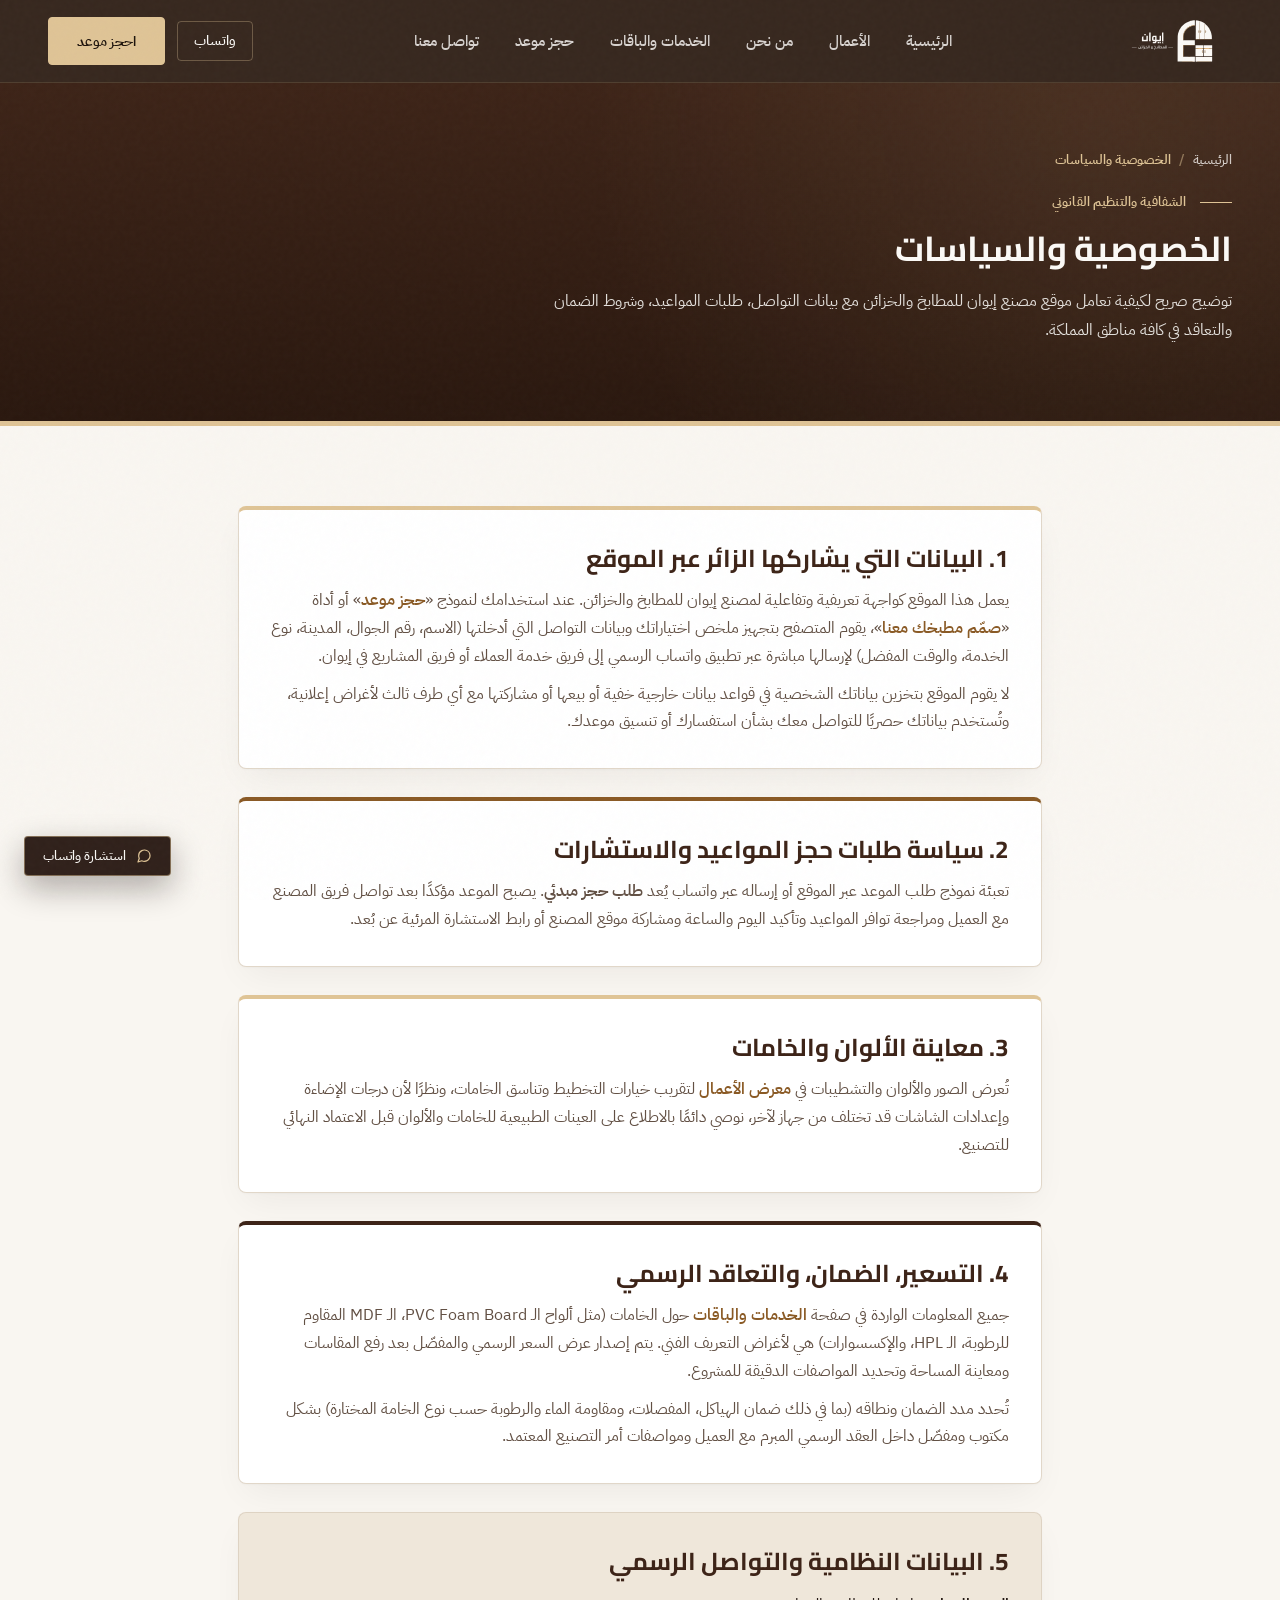
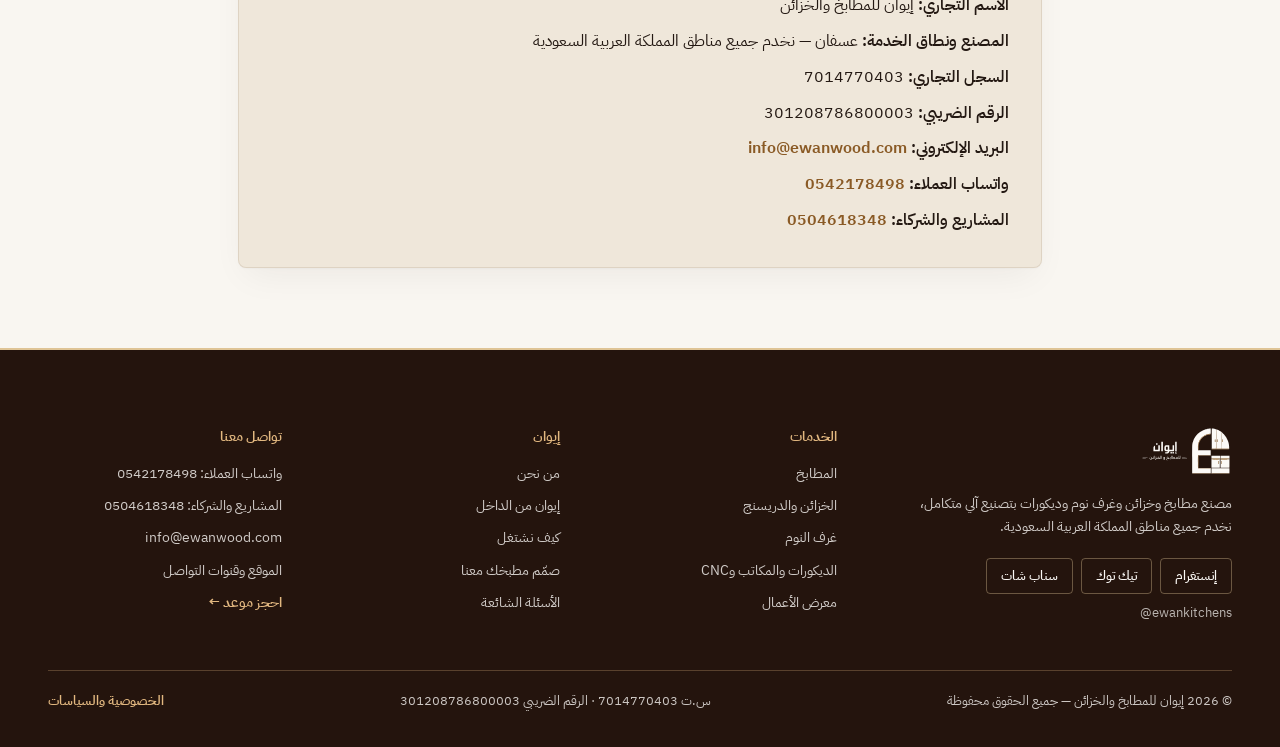
<file: privacy.html>
<!DOCTYPE html>
<html lang="ar" dir="rtl">
<head>
  <meta charset="utf-8">
  <meta name="viewport" content="width=device-width, initial-scale=1.0">
  <title>الخصوصية والسياسات — إيوان للمطابخ والخزائن | نخدم جميع مناطق المملكة</title>
  <meta name="description" content="سياسة الخصوصية، سياسات حجز المواعيد، وشروط الضمان والتعاقد في مصنع إيوان للمطابخ والخزائن لكافة مناطق المملكة العربية السعودية.">
  <meta name="robots" content="noindex, follow">
  <meta name="googlebot" content="noindex, follow">
  <meta name="author" content="إيوان للمطابخ والخزائن">
  <meta name="theme-color" content="#44291c">

  <!-- Canonical & Hreflang -->
  <link rel="canonical" href="https://ewanwood.com/privacy.html">
  <link rel="alternate" hreflang="ar-SA" href="https://ewanwood.com/privacy.html">
  <link rel="alternate" hreflang="ar" href="https://ewanwood.com/privacy.html">
  <link rel="alternate" hreflang="x-default" href="https://ewanwood.com/privacy.html">

  <!-- Open Graph / Social Sharing -->
  <meta property="og:type" content="website">
  <meta property="og:locale" content="ar_SA">
  <meta property="og:site_name" content="إيوان للمطابخ والخزائن">
  <meta property="og:title" content="الخصوصية والسياسات — إيوان للمطابخ والخزائن">
  <meta property="og:description" content="سياسة الخصوصية، سياسات حجز المواعيد، وشروط الضمان والتعاقد في مصنع إيوان للمطابخ والخزائن.">
  <meta property="og:url" content="https://ewanwood.com/privacy.html">
  <meta property="og:image" content="https://esaedabozaied-design.github.io/ewan-website/assets/og-image.jpg">
  <meta property="og:image:secure_url" content="https://esaedabozaied-design.github.io/ewan-website/assets/og-image.jpg">
  <meta property="og:image:type" content="image/jpeg">
  <meta property="og:image:width" content="1536">
  <meta property="og:image:height" content="1024">
  <meta property="og:image:alt" content="سياسات مصنع إيوان للمطابخ والخزائن">

  <!-- Twitter Card -->
  <meta name="twitter:card" content="summary_large_image">
  <meta name="twitter:title" content="الخصوصية والسياسات — إيوان للمطابخ والخزائن">
  <meta name="twitter:description" content="سياسة الخصوصية وشروط الضمان والتعاقد في مصنع إيوان للمطابخ والخزائن.">
  <meta name="twitter:image" content="https://esaedabozaied-design.github.io/ewan-website/assets/og-image.jpg">
  <meta name="twitter:image:alt" content="الخصوصية والسياسات — إيوان للمطابخ والخزائن">

  <!-- Core Web Vitals: Preload Critical Local Fonts -->
  <link rel="preload" href="assets/font-2.ttf" as="font" type="font/ttf" crossorigin>
  <link rel="preload" href="assets/font-5.ttf" as="font" type="font/ttf" crossorigin>

  <link rel="icon" type="image/svg+xml" href="assets/ewan-mark.svg">
  <link rel="stylesheet" href="assets/fonts.css">
  <link rel="stylesheet" href="assets/styles.css">

  <!-- Schema.org Structured Data (JSON-LD) -->
  <script type="application/ld+json">
  {
    "@context": "https://schema.org",
    "@graph": [
      {
        "@type": "WebPage",
        "@id": "https://ewanwood.com/privacy.html#webpage",
        "url": "https://ewanwood.com/privacy.html",
        "name": "الخصوصية والسياسات — إيوان للمطابخ والخزائن",
        "description": "سياسة الخصوصية، سياسات حجز المواعيد، وشروط الضمان والتعاقد في مصنع إيوان للمطابخ والخزائن.",
        "inLanguage": "ar-SA",
        "isPartOf": { "@id": "https://ewanwood.com/#website" },
        "about": { "@id": "https://ewanwood.com/#organization" },
        "breadcrumb": { "@id": "https://ewanwood.com/privacy.html#breadcrumb" }
      },
      {
        "@type": "BreadcrumbList",
        "@id": "https://ewanwood.com/privacy.html#breadcrumb",
        "itemListElement": [
          {
            "@type": "ListItem",
            "position": 1,
            "name": "الرئيسية",
            "item": "https://ewanwood.com/"
          },
          {
            "@type": "ListItem",
            "position": 2,
            "name": "الخصوصية والسياسات",
            "item": "https://ewanwood.com/privacy.html"
          }
        ]
      }
    ]
  }
  </script>
</head>
<body>
  <div class="scroll-progress" aria-hidden="true"></div>
  <a class="skip-link" href="#main">انتقل إلى المحتوى الرئيسي</a>

  <!-- الهيدر -->
  <header class="site-header dark">
    <div class="wrap header-inner">
      <a href="index.html" class="brand-logo" aria-label="إيوان للمطابخ والخزائن — الرئيسية">
        <img src="assets/ewan-logo-horizontal-reverse.svg" alt="إيوان للمطابخ والخزائن" width="160" height="50" decoding="async">
      </a>
      <nav class="main-nav" aria-label="القائمة الرئيسية">
        <a href="index.html">الرئيسية</a>
        <a href="gallery.html">الأعمال</a>
        <a href="about.html">من نحن</a>
        <a href="services.html">الخدمات والباقات</a>
        <a href="booking.html">حجز موعد</a>
        <a href="contact.html">تواصل معنا</a>
      </nav>
      <div class="header-actions">
        <a class="wa-header-link" href="https://wa.me/966542178498" target="_blank" rel="noopener">واتساب</a>
        <a class="btn btn-gold" href="booking.html">احجز موعد</a>
        <button type="button" id="menu-toggle" class="menu-toggle" aria-label="فتح القائمة" aria-expanded="false" aria-controls="mobile-drawer">
          <svg viewBox="0 0 24 24" fill="none" stroke="currentColor" stroke-width="2" stroke-linecap="round"><path d="M4 7h16M4 12h16M4 17h12"/></svg>
        </button>
      </div>
    </div>
  </header>

  <!-- درج الجوال -->
  <div id="mobile-drawer" class="mobile-drawer" aria-hidden="true">
    <div class="mobile-drawer-panel" role="dialog" aria-label="قائمة الجوال">
      <div style="display:flex;align-items:center;justify-content:space-between;padding-bottom:16px;border-bottom:1px solid rgba(226,184,128,0.25)">
        <img src="assets/ewan-logo-horizontal-reverse.svg" alt="إيوان للمطابخ والخزائن" width="134" height="42" decoding="async" style="height:42px;width:auto">
        <button type="button" id="drawer-close" class="menu-toggle" style="display:inline-flex" aria-label="إغلاق القائمة">✕</button>
      </div>
      <nav class="mobile-nav-links" aria-label="روابط الجوال">
        <a href="index.html"><span>الرئيسية</span><span>←</span></a>
        <a href="gallery.html"><span>الأعمال (المعرض)</span><span>←</span></a>
        <a href="about.html"><span>من نحن</span><span>←</span></a>
        <a href="services.html"><span>الخدمات والباقات</span><span>←</span></a>
        <a href="booking.html"><span>حجز موعد</span><span>←</span></a>
        <a href="contact.html"><span>تواصل معنا</span><span>←</span></a>
      </nav>
      <div style="margin-top:auto;display:grid;gap:10px">
        <a class="btn btn-gold" href="booking.html" style="width:100%">احجز موعد</a>
        <a class="btn btn-line" href="https://wa.me/966542178498" target="_blank" rel="noopener" style="width:100%">محادثة واتساب مباشرة</a>
      </div>
    </div>
  </div>

  <main id="main">
    <!-- بانر الصفحة -->
    <section class="dark" style="background: var(--walnut); color: var(--on-walnut); padding: 68px 0 76px; border-bottom: 5px solid var(--gold)">
      <div class="wrap">
        <nav class="breadcrumb reveal" aria-label="مسار الصفحة">
          <ol>
            <li><a href="index.html">الرئيسية</a></li>
            <li aria-current="page">الخصوصية والسياسات</li>
          </ol>
        </nav>
        <p class="eyebrow reveal">الشفافية والتنظيم القانوني</p>
        <h1 class="t-lg reveal reveal-delay-1" style="margin-top: 14px; color: #fbf9f6">الخصوصية والسياسات</h1>
        <p class="t-body-lg reveal reveal-delay-2" style="margin-top: 16px; max-width: 680px; color: rgba(251,249,246,0.88)">
          توضيح صريح لكيفية تعامل موقع مصنع إيوان للمطابخ والخزائن مع بيانات التواصل، طلبات المواعيد، وشروط الضمان والتعاقد في كافة مناطق المملكة.
        </p>
      </div>
    </section>

    <!-- محتوى السياسات -->
    <section style="padding: 80px 0; background: var(--surface)">
      <div class="wrap" style="max-width: 900px">
        <div style="display: grid; gap: 28px">

          <article class="card reveal" style="padding: 32px; border-top: 4px solid var(--gold)">
            <h2 class="t-md" style="color: var(--walnut)">1. البيانات التي يشاركها الزائر عبر الموقع</h2>
            <p style="margin-top: 12px; color: var(--ink-muted)">
              يعمل هذا الموقع كواجهة تعريفية وتفاعلية لمصنع إيوان للمطابخ والخزائن. عند استخدامك لنموذج «<a href="booking.html" style="color: var(--bronze); font-weight: 600">حجز موعد</a>» أو أداة «<a href="index.html#planner" style="color: var(--bronze); font-weight: 600">صمّم مطبخك معنا</a>»، يقوم المتصفح بتجهيز ملخص اختياراتك وبيانات التواصل التي أدخلتها (الاسم، رقم الجوال، المدينة، نوع الخدمة، والوقت المفضل) لإرسالها مباشرة عبر تطبيق واتساب الرسمي إلى فريق خدمة العملاء أو فريق المشاريع في إيوان.
            </p>
            <p style="margin-top: 10px; color: var(--ink-muted)">
              لا يقوم الموقع بتخزين بياناتك الشخصية في قواعد بيانات خارجية خفية أو بيعها أو مشاركتها مع أي طرف ثالث لأغراض إعلانية، وتُستخدم بياناتك حصريًا للتواصل معك بشأن استفسارك أو تنسيق موعدك.
            </p>
          </article>

          <article class="card reveal" style="padding: 32px; border-top: 4px solid var(--bronze)">
            <h2 class="t-md" style="color: var(--walnut)">2. سياسة طلبات حجز المواعيد والاستشارات</h2>
            <p style="margin-top: 12px; color: var(--ink-muted)">
              تعبئة نموذج طلب الموعد عبر الموقع أو إرساله عبر واتساب يُعد <strong>طلب حجز مبدئي</strong>. يصبح الموعد مؤكدًا بعد تواصل فريق المصنع مع العميل ومراجعة توافر المواعيد وتأكيد اليوم والساعة ومشاركة موقع المصنع أو رابط الاستشارة المرئية عن بُعد.
            </p>
          </article>

          <article class="card reveal" style="padding: 32px; border-top: 4px solid var(--gold)">
            <h2 class="t-md" style="color: var(--walnut)">3. معاينة الألوان والخامات</h2>
            <p style="margin-top: 12px; color: var(--ink-muted)">
              تُعرض الصور والألوان والتشطيبات في <a href="gallery.html" style="color: var(--bronze); font-weight: 600">معرض الأعمال</a> لتقريب خيارات التخطيط وتناسق الخامات، ونظرًا لأن درجات الإضاءة وإعدادات الشاشات قد تختلف من جهاز لآخر، نوصي دائمًا بالاطلاع على العينات الطبيعية للخامات والألوان قبل الاعتماد النهائي للتصنيع.
            </p>
          </article>

          <article class="card reveal" style="padding: 32px; border-top: 4px solid var(--walnut)">
            <h2 class="t-md" style="color: var(--walnut)">4. التسعير، الضمان، والتعاقد الرسمي</h2>
            <p style="margin-top: 12px; color: var(--ink-muted)">
              جميع المعلومات الواردة في صفحة <a href="services.html" style="color: var(--bronze); font-weight: 600">الخدمات والباقات</a> حول الخامات (مثل ألواح الـ PVC Foam Board، الـ MDF المقاوم للرطوبة، الـ HPL، والإكسسوارات) هي لأغراض التعريف الفني. يتم إصدار عرض السعر الرسمي والمفصّل بعد رفع المقاسات ومعاينة المساحة وتحديد المواصفات الدقيقة للمشروع.
            </p>
            <p style="margin-top: 10px; color: var(--ink-muted)">
              تُحدد مدد الضمان ونطاقه (بما في ذلك ضمان الهياكل، المفصلات، ومقاومة الماء والرطوبة حسب نوع الخامة المختارة) بشكل مكتوب ومفصّل داخل العقد الرسمي المبرم مع العميل ومواصفات أمر التصنيع المعتمد.
            </p>
          </article>

          <article class="card reveal" style="padding: 32px; background: var(--surface-sand)">
            <h2 class="t-md" style="color: var(--walnut)">5. البيانات النظامية والتواصل الرسمي</h2>
            <div style="margin-top: 14px; display: grid; gap: 8px; color: var(--ink)">
              <p><strong>الاسم التجاري:</strong> إيوان للمطابخ والخزائن</p>
              <p><strong>المصنع ونطاق الخدمة:</strong> عسفان — نخدم جميع مناطق المملكة العربية السعودية</p>
              <p><strong>السجل التجاري:</strong> <span dir="ltr">7014770403</span></p>
              <p><strong>الرقم الضريبي:</strong> <span dir="ltr">301208786800003</span></p>
              <p><strong>البريد الإلكتروني:</strong> <a href="mailto:info@ewanwood.com" style="color: var(--bronze); font-weight: 600">info@ewanwood.com</a></p>
              <p><strong>واتساب العملاء:</strong> <a href="https://wa.me/966542178498" dir="ltr" style="color: var(--bronze); font-weight: 600">0542178498</a></p>
              <p><strong>المشاريع والشركاء:</strong> <a href="tel:+966504618348" dir="ltr" style="color: var(--bronze); font-weight: 600">0504618348</a></p>
            </div>
          </article>

        </div>
      </div>
    </section>
  </main>

  <!-- الفوتر -->
  <footer class="site-footer dark">
    <div class="wrap">
      <div class="footer-grid">
        <div>
          <img src="assets/ewan-logo-horizontal-reverse.svg" alt="إيوان للمطابخ والخزائن" width="160" height="50" decoding="async" style="height: 50px; width: auto">
          <p style="margin-top: 16px; max-width: 340px; font: 400 0.88rem/1.65 var(--font-sans); color: rgba(251,249,246,0.8)">
            مصنع مطابخ وخزائن وغرف نوم وديكورات بتصنيع آلي متكامل، نخدم جميع مناطق المملكة العربية السعودية.
          </p>
          <nav class="social" aria-label="حساباتنا" style="margin-top: 20px">
            <a href="https://www.instagram.com/ewankitchens/" target="_blank" rel="noopener">إنستغرام</a>
            <a href="https://www.tiktok.com/@ewankitchens" target="_blank" rel="noopener">تيك توك</a>
            <a href="https://www.snapchat.com/add/ewankitchens" target="_blank" rel="noopener">سناب شات</a>
          </nav>
          <p dir="ltr" style="margin-top: 10px; text-align: right; font: 400 0.82rem/1.4 var(--font-sans); color: rgba(251,249,246,0.7)">@ewankitchens</p>
        </div>
        <nav aria-label="الخدمات">
          <p style="font: 600 0.9rem/1.4 var(--font-sans); color: #e2b880">الخدمات</p>
          <ul class="footer-links">
            <li><a href="services.html#kitchens">المطابخ</a></li>
            <li><a href="services.html#wardrobes">الخزائن والدريسنج</a></li>
            <li><a href="services.html#bedrooms">غرف النوم</a></li>
            <li><a href="services.html#cnc">الديكورات والمكاتب وCNC</a></li>
            <li><a href="gallery.html">معرض الأعمال</a></li>
          </ul>
        </nav>
        <nav aria-label="روابط الموقع">
          <p style="font: 600 0.9rem/1.4 var(--font-sans); color: #e2b880">إيوان</p>
          <ul class="footer-links">
            <li><a href="about.html">من نحن</a></li>
            <li><a href="index.html#inside">إيوان من الداخل</a></li>
            <li><a href="index.html#process">كيف نشتغل</a></li>
            <li><a href="index.html#planner">صمّم مطبخك معنا</a></li>
            <li><a href="index.html#faq">الأسئلة الشائعة</a></li>
          </ul>
        </nav>
        <div>
          <p style="font: 600 0.9rem/1.4 var(--font-sans); color: #e2b880">تواصل معنا</p>
          <ul class="footer-links">
            <li><a href="https://wa.me/966542178498" target="_blank" rel="noopener">واتساب العملاء: <span dir="ltr">0542178498</span></a></li>
            <li><a href="tel:+966504618348">المشاريع والشركاء: <span dir="ltr">0504618348</span></a></li>
            <li><a href="mailto:info@ewanwood.com">info@ewanwood.com</a></li>
            <li><a href="contact.html">الموقع وقنوات التواصل</a></li>
            <li><a href="booking.html" style="color: #e2b880; font-weight: 600">احجز موعد ←</a></li>
          </ul>
        </div>
      </div>
      <div style="margin-top: 48px; padding-top: 20px; border-top: 1px solid rgba(226,184,128,0.28); display: flex; flex-wrap: wrap; justify-content: space-between; gap: 12px; font: 400 0.82rem/1.5 var(--font-sans); color: rgba(251,249,246,0.78)">
        <span>© 2026 إيوان للمطابخ والخزائن — جميع الحقوق محفوظة</span>
        <span>س.ت <span dir="ltr">7014770403</span> · الرقم الضريبي <span dir="ltr">301208786800003</span></span>
        <a href="privacy.html" aria-current="page" style="color: #e2b880; font-weight: 600">الخصوصية والسياسات</a>
      </div>
    </div>
  </footer>

  <script src="assets/app.js" defer></script>
</body>
</html>
</file>
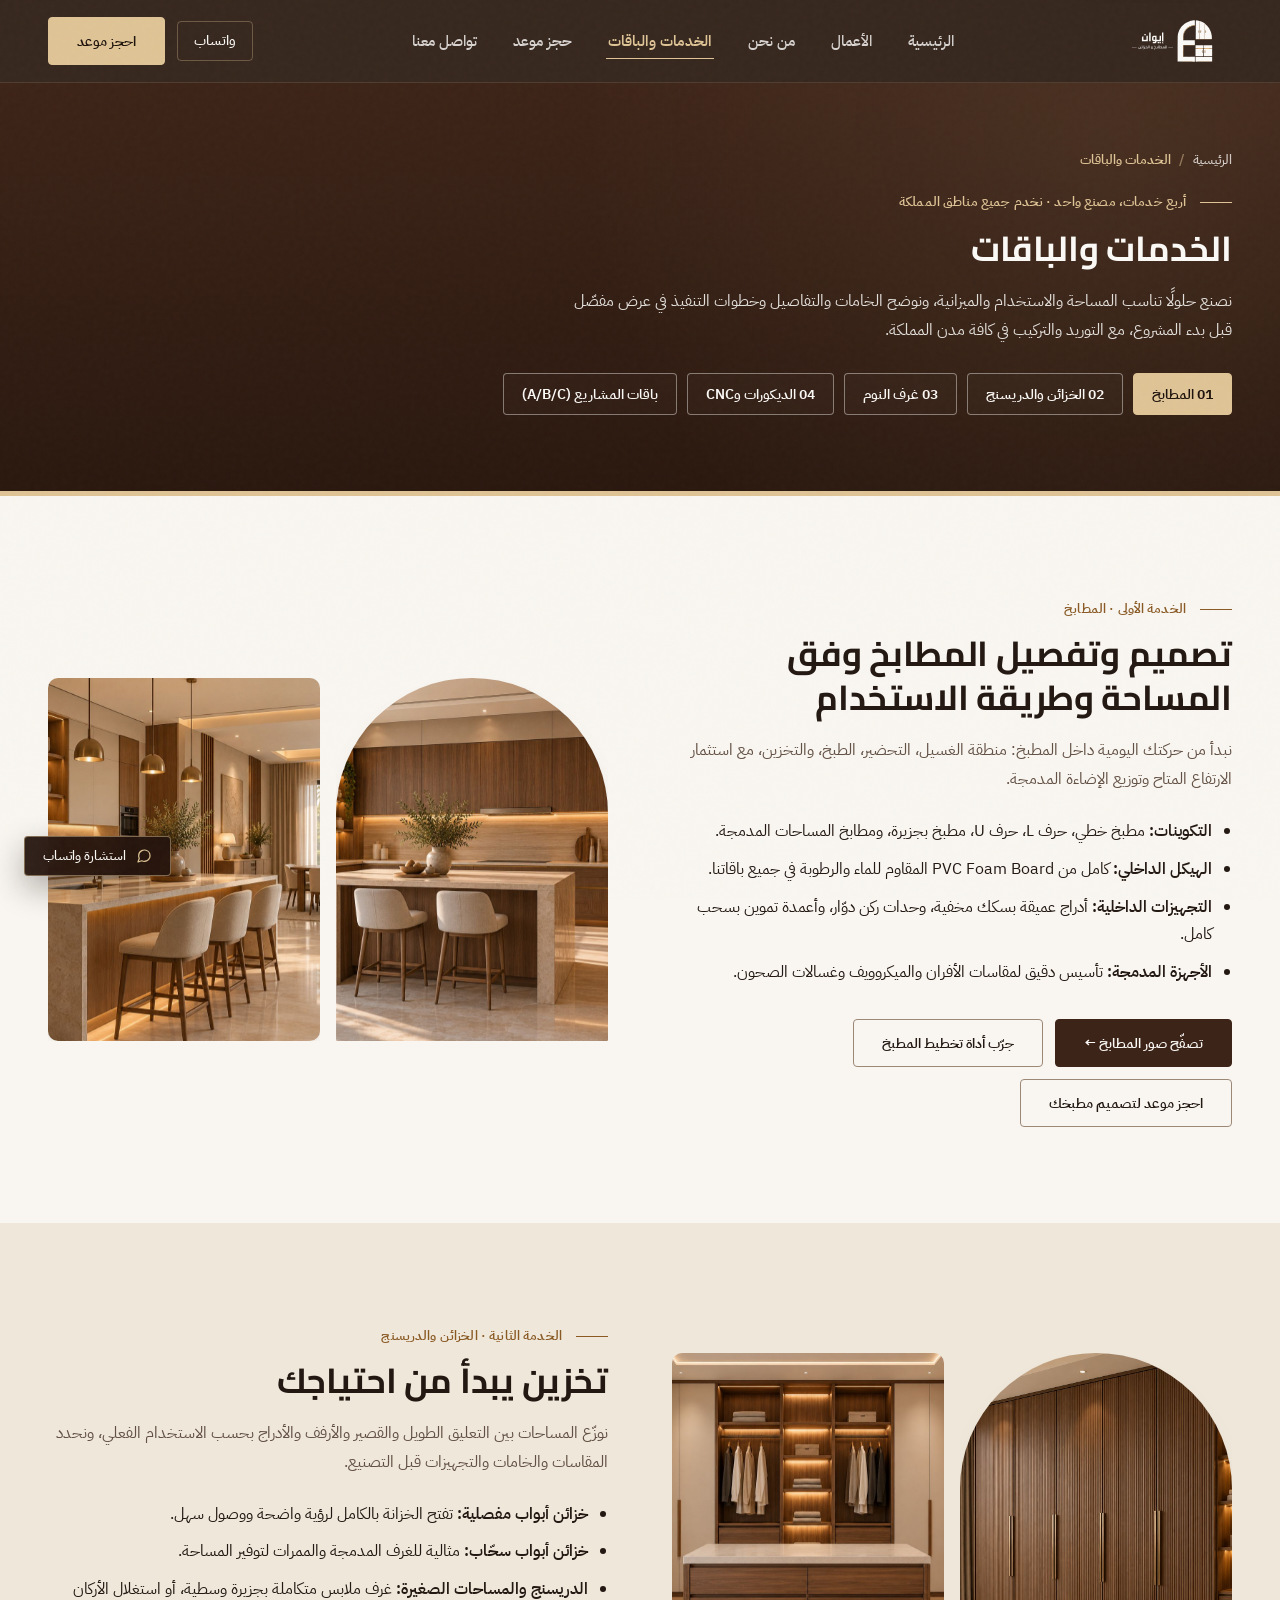
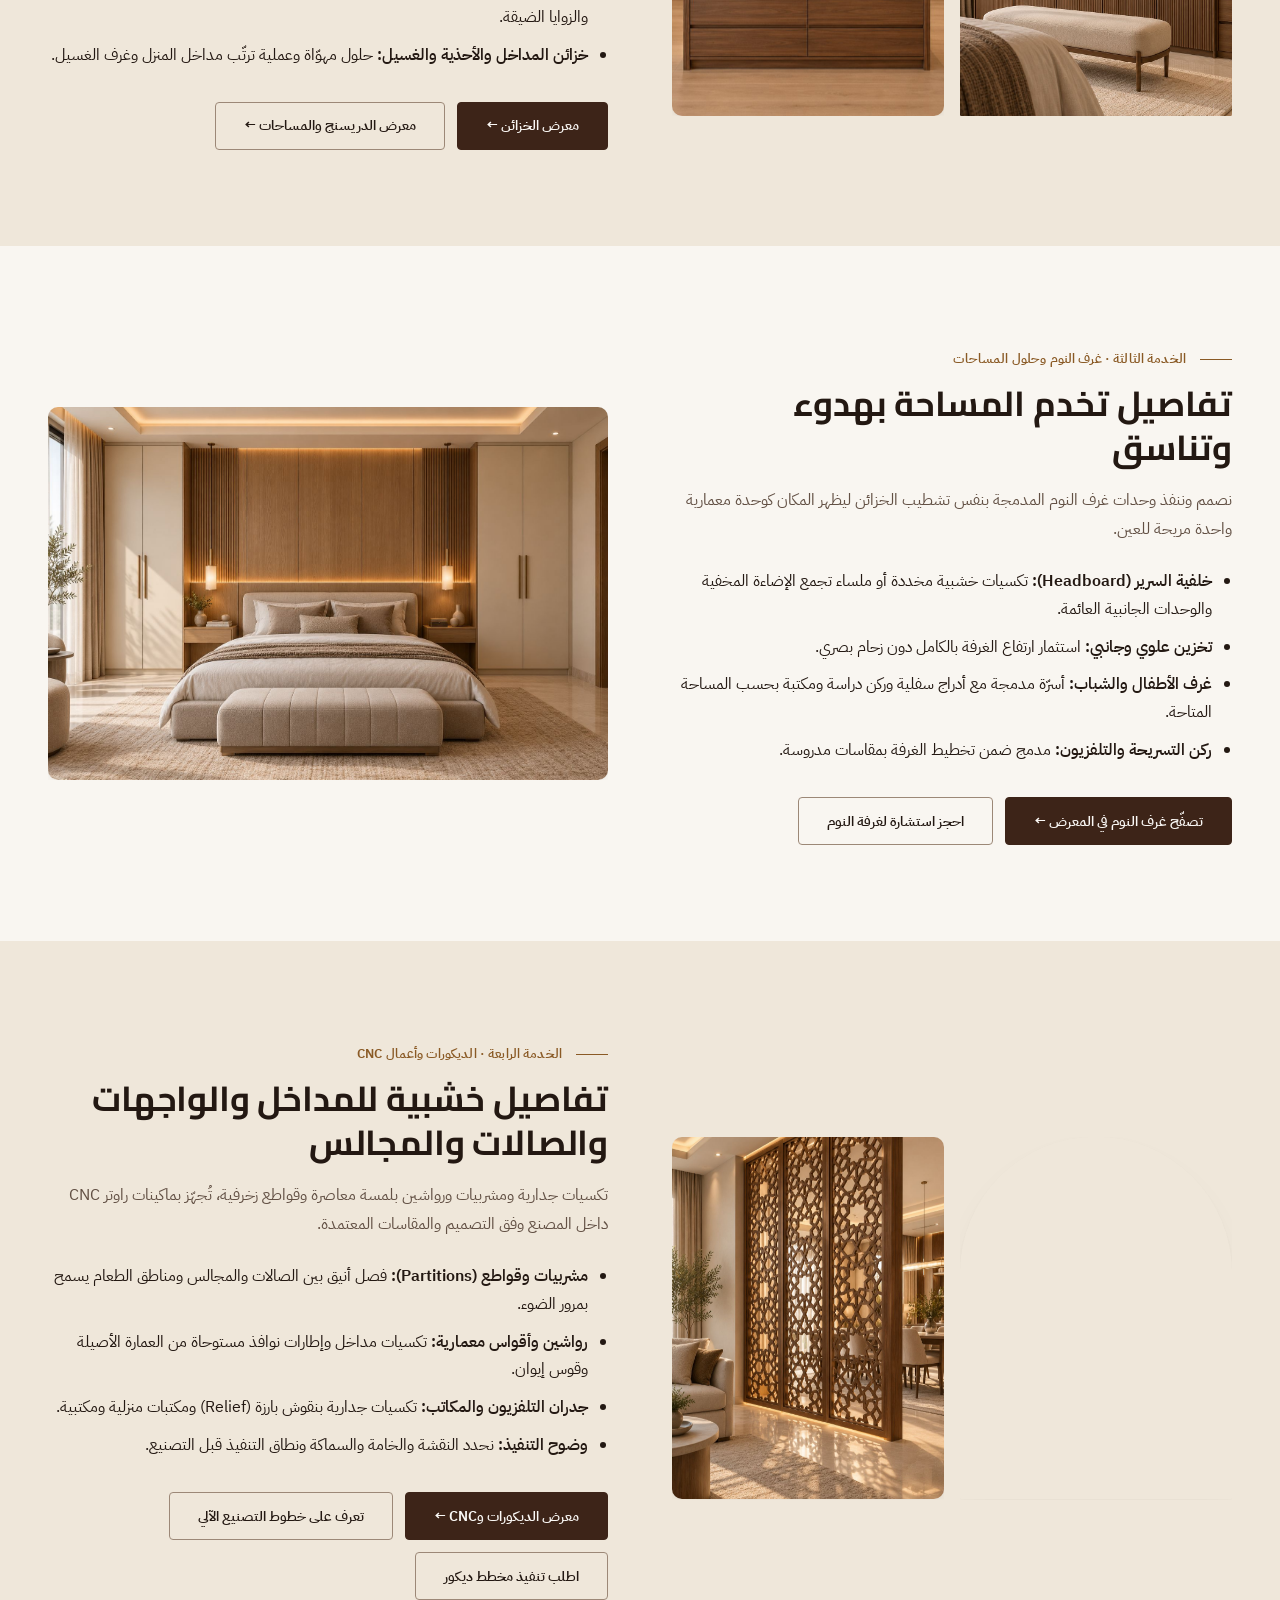
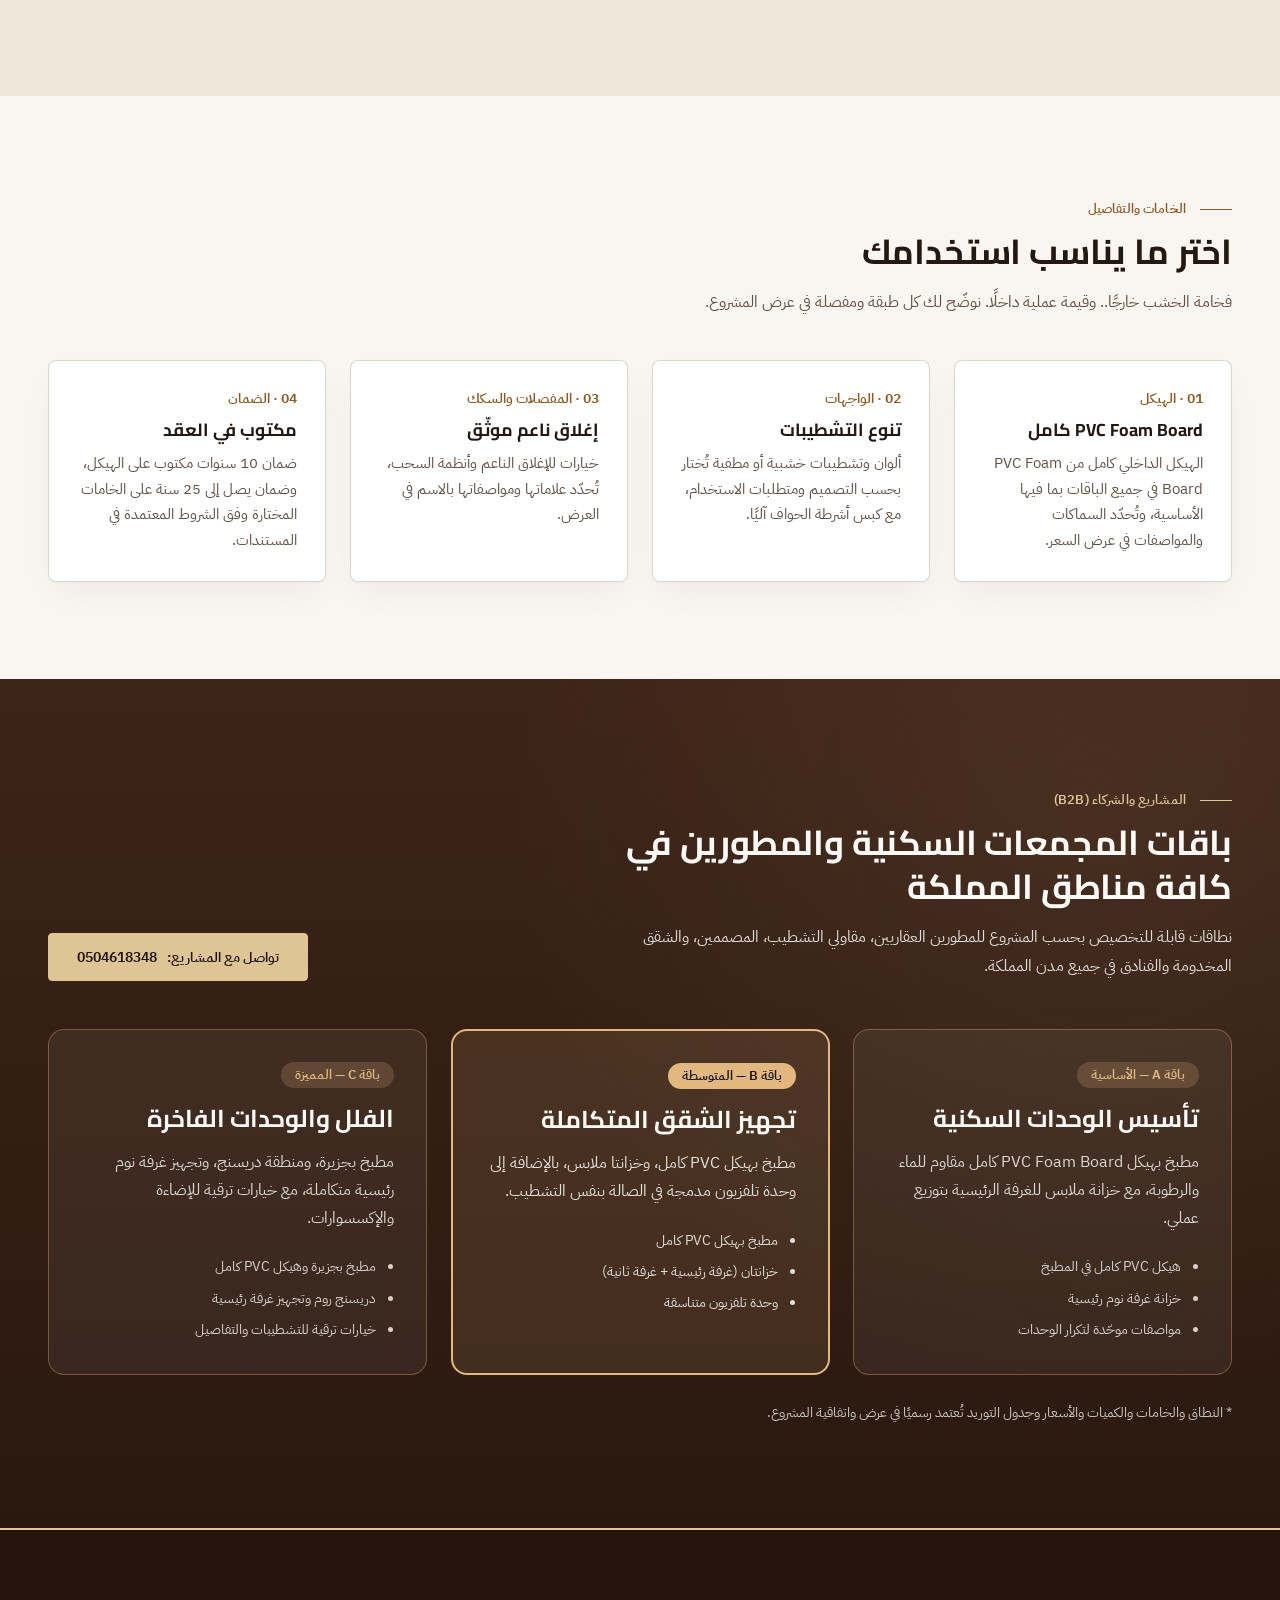
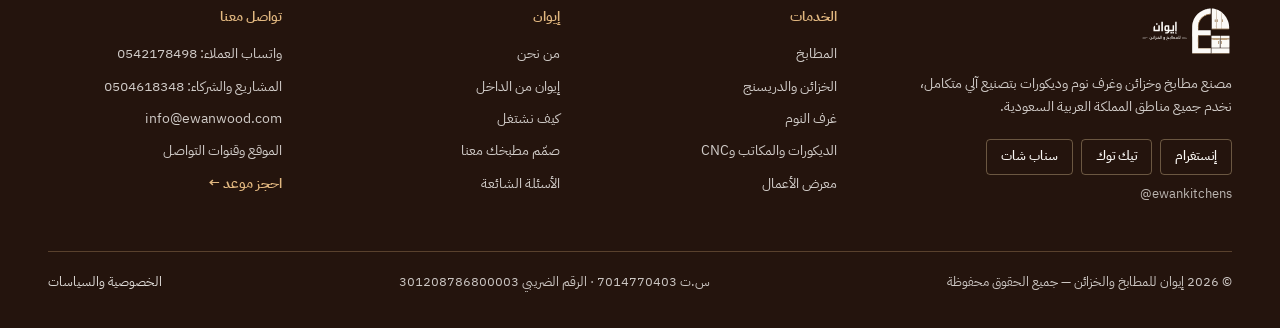
<file: services.html>
<!DOCTYPE html>
<html lang="ar" dir="rtl">
<head>
  <meta charset="utf-8">
  <meta name="viewport" content="width=device-width, initial-scale=1.0">
  <title>الخدمات والباقات — إيوان للمطابخ والخزائن | مطابخ، خزائن، غرف نوم، وباقات المشاريع</title>
  <meta name="description" content="تعرف على خدمات مصنع إيوان في كافة مناطق المملكة: تفصيل المطابخ بهيكل PVC ضد الماء، الخزائن والدريسنج، غرف النوم، أعمال CNC، وباقات المجمعات السكنية والمشاريع (A/B/C).">
  <meta name="robots" content="index, follow, max-image-preview:large, max-snippet:-1, max-video-preview:-1">
  <meta name="author" content="إيوان للمطابخ والخزائن">
  <meta name="theme-color" content="#44291c">

  <!-- Canonical & Hreflang -->
  <link rel="canonical" href="https://ewanwood.com/services.html">
  <link rel="alternate" hreflang="ar-SA" href="https://ewanwood.com/services.html">
  <link rel="alternate" hreflang="ar" href="https://ewanwood.com/services.html">
  <link rel="alternate" hreflang="x-default" href="https://ewanwood.com/services.html">

  <!-- Open Graph / Social Sharing -->
  <meta property="og:type" content="website">
  <meta property="og:locale" content="ar_SA">
  <meta property="og:site_name" content="إيوان للمطابخ والخزائن">
  <meta property="og:title" content="الخدمات والباقات — إيوان للمطابخ والخزائن | مطابخ، خزائن، غرف نوم، وباقات المشاريع">
  <meta property="og:description" content="أربع خدمات في مصنع واحد: تفصيل المطابخ بهيكل PVC، الخزائن والدريسنج، غرف النوم، أعمال CNC، وباقات المشاريع السكنية (A/B/C) في جميع مناطق المملكة.">
  <meta property="og:url" content="https://ewanwood.com/services.html">
  <meta property="og:image" content="https://esaedabozaied-design.github.io/ewan-website/assets/og-image.jpg">
  <meta property="og:image:secure_url" content="https://esaedabozaied-design.github.io/ewan-website/assets/og-image.jpg">
  <meta property="og:image:type" content="image/jpeg">
  <meta property="og:image:width" content="1536">
  <meta property="og:image:height" content="1024">
  <meta property="og:image:alt" content="خدمات مصنع إيوان للمطابخ والخزائن وغرف النوم في المملكة العربية السعودية">

  <!-- Twitter Card -->
  <meta name="twitter:card" content="summary_large_image">
  <meta name="twitter:title" content="الخدمات والباقات — إيوان للمطابخ والخزائن">
  <meta name="twitter:description" content="تفصيل المطابخ بهيكل PVC ضد الماء، الخزائن والدريسنج، غرف النوم، أعمال CNC، وباقات المشاريع (A/B/C) في كافة مناطق المملكة.">
  <meta name="twitter:image" content="https://esaedabozaied-design.github.io/ewan-website/assets/og-image.jpg">
  <meta name="twitter:image:alt" content="خدمات مصنع إيوان للمطابخ والخزائن">

  <!-- Core Web Vitals: Preload Critical Local Fonts -->
  <link rel="preload" href="assets/font-2.ttf" as="font" type="font/ttf" crossorigin>
  <link rel="preload" href="assets/font-5.ttf" as="font" type="font/ttf" crossorigin>

  <link rel="icon" type="image/svg+xml" href="assets/ewan-mark.svg">
  <link rel="stylesheet" href="assets/fonts.css">
  <link rel="stylesheet" href="assets/styles.css">

  <!-- Schema.org Structured Data (JSON-LD) -->
  <script type="application/ld+json">
  {
    "@context": "https://schema.org",
    "@graph": [
      {
        "@type": "WebPage",
        "@id": "https://ewanwood.com/services.html#webpage",
        "url": "https://ewanwood.com/services.html",
        "name": "الخدمات والباقات — إيوان للمطابخ والخزائن",
        "description": "تفصيل المطابخ بهيكل PVC، الخزائن والدريسنج، غرف النوم، أعمال CNC، وباقات المجمعات السكنية والمشاريع (A/B/C) في جميع مناطق المملكة.",
        "inLanguage": "ar-SA",
        "isPartOf": { "@id": "https://ewanwood.com/#website" },
        "about": { "@id": "https://ewanwood.com/#organization" },
        "breadcrumb": { "@id": "https://ewanwood.com/services.html#breadcrumb" }
      },
      {
        "@type": "BreadcrumbList",
        "@id": "https://ewanwood.com/services.html#breadcrumb",
        "itemListElement": [
          {
            "@type": "ListItem",
            "position": 1,
            "name": "الرئيسية",
            "item": "https://ewanwood.com/"
          },
          {
            "@type": "ListItem",
            "position": 2,
            "name": "الخدمات والباقات",
            "item": "https://ewanwood.com/services.html"
          }
        ]
      },
      {
        "@type": "ItemList",
        "@id": "https://ewanwood.com/services.html#services-list",
        "name": "خدمات مصنع إيوان للمطابخ والخزائن",
        "itemListElement": [
          {
            "@type": "ListItem",
            "position": 1,
            "item": {
              "@type": "Service",
              "name": "تصميم وتفصيل المطابخ بهيكل PVC",
              "description": "تصميم وتصنيع المطابخ بهيكل داخلي كامل من PVC Foam Board المقاوم للماء والرطوبة في كافة مناطق المملكة.",
              "url": "https://ewanwood.com/services.html#kitchens",
              "provider": { "@id": "https://ewanwood.com/#organization" },
              "areaServed": { "@type": "Country", "name": "المملكة العربية السعودية" }
            }
          },
          {
            "@type": "ListItem",
            "position": 2,
            "item": {
              "@type": "Service",
              "name": "الخزائن وغرف الملابس (الدريسنج)",
              "description": "تفصيل خزائن الملابس المفصلية والسحاب وغرف الدريسنج وحلول تخزين المساحات والمداخل.",
              "url": "https://ewanwood.com/services.html#wardrobes",
              "provider": { "@id": "https://ewanwood.com/#organization" },
              "areaServed": { "@type": "Country", "name": "المملكة العربية السعودية" }
            }
          },
          {
            "@type": "ListItem",
            "position": 3,
            "item": {
              "@type": "Service",
              "name": "غرف النوم وحلول المساحات المدمجة",
              "description": "تصنيع خلفيات الأسرّة، وحدات التلفزيون والتسريحة، وغرف النوم الرئيسية وغرف الشباب والأطفال.",
              "url": "https://ewanwood.com/services.html#bedrooms",
              "provider": { "@id": "https://ewanwood.com/#organization" },
              "areaServed": { "@type": "Country", "name": "المملكة العربية السعودية" }
            }
          },
          {
            "@type": "ListItem",
            "position": 4,
            "item": {
              "@type": "Service",
              "name": "الديكورات الخشبية وأعمال راوتر CNC",
              "description": "تكسيات الجدران، المشربيات، الرواشين، الأقواس المعمارية، والمكاتب بتصنيع آلي دقيق.",
              "url": "https://ewanwood.com/services.html#cnc",
              "provider": { "@id": "https://ewanwood.com/#organization" },
              "areaServed": { "@type": "Country", "name": "المملكة العربية السعودية" }
            }
          }
        ]
      }
    ]
  }
  </script>
</head>
<body>
  <div class="scroll-progress" aria-hidden="true"></div>
  <a class="skip-link" href="#main">انتقل إلى المحتوى الرئيسي</a>

  <!-- الهيدر -->
  <header class="site-header dark">
    <div class="wrap header-inner">
      <a href="index.html" class="brand-logo" aria-label="إيوان للمطابخ والخزائن — الرئيسية">
        <img src="assets/ewan-logo-horizontal-reverse.svg" alt="إيوان للمطابخ والخزائن" width="160" height="50" decoding="async">
      </a>
      <nav class="main-nav" aria-label="القائمة الرئيسية">
        <a href="index.html">الرئيسية</a>
        <a href="gallery.html">الأعمال</a>
        <a href="about.html">من نحن</a>
        <a href="services.html" aria-current="page">الخدمات والباقات</a>
        <a href="booking.html">حجز موعد</a>
        <a href="contact.html">تواصل معنا</a>
      </nav>
      <div class="header-actions">
        <a class="wa-header-link" href="https://wa.me/966542178498" target="_blank" rel="noopener">واتساب</a>
        <a class="btn btn-gold" href="booking.html">احجز موعد</a>
        <button type="button" id="menu-toggle" class="menu-toggle" aria-label="فتح القائمة" aria-expanded="false" aria-controls="mobile-drawer">
          <svg viewBox="0 0 24 24" fill="none" stroke="currentColor" stroke-width="2" stroke-linecap="round"><path d="M4 7h16M4 12h16M4 17h12"/></svg>
        </button>
      </div>
    </div>
  </header>

  <!-- درج الجوال -->
  <div id="mobile-drawer" class="mobile-drawer" aria-hidden="true">
    <div class="mobile-drawer-panel" role="dialog" aria-label="قائمة الجوال">
      <div style="display:flex;align-items:center;justify-content:space-between;padding-bottom:16px;border-bottom:1px solid rgba(226,184,128,0.25)">
        <img src="assets/ewan-logo-horizontal-reverse.svg" alt="إيوان للمطابخ والخزائن" width="134" height="42" decoding="async" style="height:42px;width:auto">
        <button type="button" id="drawer-close" class="menu-toggle" style="display:inline-flex" aria-label="إغلاق القائمة">✕</button>
      </div>
      <nav class="mobile-nav-links" aria-label="روابط الجوال">
        <a href="index.html"><span>الرئيسية</span><span>←</span></a>
        <a href="gallery.html"><span>الأعمال (المعرض)</span><span>←</span></a>
        <a href="about.html"><span>من نحن</span><span>←</span></a>
        <a href="services.html" aria-current="page"><span>الخدمات والباقات</span><span>←</span></a>
        <a href="booking.html"><span>حجز موعد</span><span>←</span></a>
        <a href="contact.html"><span>تواصل معنا</span><span>←</span></a>
      </nav>
      <div style="margin-top:auto;display:grid;gap:10px">
        <a class="btn btn-gold" href="booking.html" style="width:100%">احجز موعد</a>
        <a class="btn btn-line" href="https://wa.me/966542178498" target="_blank" rel="noopener" style="width:100%">محادثة واتساب مباشرة</a>
      </div>
    </div>
  </div>

  <main id="main">
    <!-- بانر الصفحة -->
    <section class="dark" style="background: var(--walnut); color: var(--on-walnut); padding: 68px 0 76px; border-bottom: 5px solid var(--gold)">
      <div class="wrap">
        <nav class="breadcrumb reveal" aria-label="مسار الصفحة">
          <ol>
            <li><a href="index.html">الرئيسية</a></li>
            <li aria-current="page">الخدمات والباقات</li>
          </ol>
        </nav>
        <p class="eyebrow reveal">أربع خدمات، مصنع واحد · نخدم جميع مناطق المملكة</p>
        <h1 class="t-lg reveal reveal-delay-1" style="margin-top: 14px; color: #fbf9f6">الخدمات والباقات</h1>
        <p class="t-body-lg reveal reveal-delay-2" style="margin-top: 16px; max-width: 680px; color: rgba(251,249,246,0.88)">
          نصنع حلولًا تناسب المساحة والاستخدام والميزانية، ونوضح الخامات والتفاصيل وخطوات التنفيذ في عرض مفصّل قبل بدء المشروع، مع التوريد والتركيب في كافة مدن المملكة.
        </p>
        <div class="reveal reveal-delay-3" style="margin-top: 28px; display: flex; flex-wrap: wrap; gap: 10px">
          <a href="#kitchens" class="btn btn-gold" style="min-height: 42px; padding: 0 18px">01 المطابخ</a>
          <a href="#wardrobes" class="btn btn-line" style="min-height: 42px; padding: 0 18px">02 الخزائن والدريسنج</a>
          <a href="#bedrooms" class="btn btn-line" style="min-height: 42px; padding: 0 18px">03 غرف النوم</a>
          <a href="#cnc" class="btn btn-line" style="min-height: 42px; padding: 0 18px">04 الديكورات وCNC</a>
          <a href="#b2b-packages" class="btn btn-line" style="min-height: 42px; padding: 0 18px">باقات المشاريع (A/B/C)</a>
        </div>
      </div>
    </section>

    <!-- الخدمة 1: المطابخ -->
    <section id="kitchens" style="padding: 96px 0; background: var(--surface)">
      <div class="wrap">
        <div class="split">
          <div class="reveal">
            <p class="eyebrow">الخدمة الأولى · المطابخ</p>
            <h2 class="t-lg" style="margin-top: 12px">تصميم وتفصيل المطابخ وفق المساحة وطريقة الاستخدام</h2>
            <p class="t-body-lg" style="margin-top: 16px; color: var(--ink-muted)">
              نبدأ من حركتك اليومية داخل المطبخ: منطقة الغسيل، التحضير، الطبخ، والتخزين، مع استثمار الارتفاع المتاح وتوزيع الإضاءة المدمجة.
            </p>
            <ul style="margin-top: 24px; padding-inline-start: 20px; display: grid; gap: 10px; color: var(--ink)">
              <li><strong>التكوينات:</strong> مطبخ خطي، حرف L، حرف U، مطبخ بجزيرة، ومطابخ المساحات المدمجة.</li>
              <li><strong>الهيكل الداخلي:</strong> كامل من PVC Foam Board المقاوم للماء والرطوبة في جميع باقاتنا.</li>
              <li><strong>التجهيزات الداخلية:</strong> أدراج عميقة بسكك مخفية، وحدات ركن دوّار، وأعمدة تموين بسحب كامل.</li>
              <li><strong>الأجهزة المدمجة:</strong> تأسيس دقيق لمقاسات الأفران والميكروويف وغسالات الصحون.</li>
            </ul>
            <div style="margin-top: 32px; display: flex; flex-wrap: wrap; gap: 12px">
              <a href="gallery.html?cat=kitchens" class="btn btn-walnut">تصفّح صور المطابخ ←</a>
              <a href="index.html#planner" class="btn btn-ghost">جرّب أداة تخطيط المطبخ</a>
              <a href="booking.html" class="btn btn-ghost">احجز موعد لتصميم مطبخك</a>
            </div>
          </div>

          <div style="display: grid; grid-template-columns: repeat(2, minmax(0, 1fr)); gap: 16px">
            <figure class="reveal-mask" style="margin: 0; border-radius: 999px 999px 10px 10px; overflow: hidden; aspect-ratio: 3/4; box-shadow: var(--shadow-card); --stagger-idx: 0">
              <img src="assets/web/ai-k1-u-island-walnut.jpg" alt="مطبخ حرف U بجزيرة جوز" width="1536" height="1024" decoding="async" style="width: 100%; height: 100%; object-fit: cover">
            </figure>
            <figure class="reveal-mask" style="margin: 0; position: relative; border-radius: 10px; overflow: hidden; aspect-ratio: 3/4; box-shadow: var(--shadow-card); --stagger-idx: 1">
              <img src="assets/web/ai-k2-open-dining-ivory.jpg" alt="مطبخ عاجي مع خشب البلوط وجزيرة" width="1536" height="1024" decoding="async" style="width: 100%; height: 100%; object-fit: cover">
            </figure>
          </div>
        </div>
      </div>
    </section>

    <!-- الخدمة 2: الخزائن والدريسنج -->
    <section id="wardrobes" style="padding: 96px 0; background: var(--surface-sand)">
      <div class="wrap">
        <div class="split">
          <div style="display: grid; grid-template-columns: repeat(2, minmax(0, 1fr)); gap: 16px">
            <figure class="reveal-mask" style="margin: 0; position: relative; border-radius: 999px 999px 10px 10px; overflow: hidden; aspect-ratio: 3/4; box-shadow: var(--shadow-card); --stagger-idx: 0">
              <img src="assets/web/ai-c2-fluted-walnut.jpg" alt="خزانة ملابس بواجهات جوز مخددة وأرفف مضاءة" width="1312" height="1199" loading="lazy" decoding="async" style="width: 100%; height: 100%; object-fit: cover">
            </figure>
            <figure class="reveal-mask" style="margin: 0; position: relative; border-radius: 10px; overflow: hidden; aspect-ratio: 3/4; box-shadow: var(--shadow-card); --stagger-idx: 1">
              <img src="assets/web/ai-d1-walkin-island.jpg" alt="غرفة دريسنج بجزيرة" width="1536" height="1024" loading="lazy" decoding="async" style="width: 100%; height: 100%; object-fit: cover">
            </figure>
          </div>

          <div class="reveal reveal-delay-1">
            <p class="eyebrow">الخدمة الثانية · الخزائن والدريسنج</p>
            <h2 class="t-lg" style="margin-top: 12px">تخزين يبدأ من احتياجك</h2>
            <p class="t-body-lg" style="margin-top: 16px; color: var(--ink-muted)">
              نوزّع المساحات بين التعليق الطويل والقصير والأرفف والأدراج بحسب الاستخدام الفعلي، ونحدد المقاسات والخامات والتجهيزات قبل التصنيع.
            </p>
            <ul style="margin-top: 24px; padding-inline-start: 20px; display: grid; gap: 10px; color: var(--ink)">
              <li><strong>خزائن أبواب مفصلية:</strong> تفتح الخزانة بالكامل لرؤية واضحة ووصول سهل.</li>
              <li><strong>خزائن أبواب سحّاب:</strong> مثالية للغرف المدمجة والممرات لتوفير المساحة.</li>
              <li><strong>الدريسنج والمساحات الصغيرة:</strong> غرف ملابس متكاملة بجزيرة وسطية، أو استغلال الأركان والزوايا الضيقة.</li>
              <li><strong>خزائن المداخل والأحذية والغسيل:</strong> حلول مهوّاة وعملية ترتّب مداخل المنزل وغرف الغسيل.</li>
            </ul>
            <div style="margin-top: 32px; display: flex; flex-wrap: wrap; gap: 12px">
              <a href="gallery.html?cat=wardrobes" class="btn btn-walnut">معرض الخزائن ←</a>
              <a href="gallery.html?cat=dressing" class="btn btn-ghost">معرض الدريسنج والمساحات ←</a>
            </div>
          </div>
        </div>
      </div>
    </section>

    <!-- الخدمة 3: غرف النوم -->
    <section id="bedrooms" style="padding: 96px 0; background: var(--surface)">
      <div class="wrap">
        <div class="split">
          <div class="reveal">
            <p class="eyebrow">الخدمة الثالثة · غرف النوم وحلول المساحات</p>
            <h2 class="t-lg" style="margin-top: 12px">تفاصيل تخدم المساحة بهدوء وتناسق</h2>
            <p class="t-body-lg" style="margin-top: 16px; color: var(--ink-muted)">
              نصمم وننفذ وحدات غرف النوم المدمجة بنفس تشطيب الخزائن ليظهر المكان كوحدة معمارية واحدة مريحة للعين.
            </p>
            <ul style="margin-top: 24px; padding-inline-start: 20px; display: grid; gap: 10px; color: var(--ink)">
              <li><strong>خلفية السرير (Headboard):</strong> تكسيات خشبية مخددة أو ملساء تجمع الإضاءة المخفية والوحدات الجانبية العائمة.</li>
              <li><strong>تخزين علوي وجانبي:</strong> استثمار ارتفاع الغرفة بالكامل دون زحام بصري.</li>
              <li><strong>غرف الأطفال والشباب:</strong> أسرّة مدمجة مع أدراج سفلية وركن دراسة ومكتبة بحسب المساحة المتاحة.</li>
              <li><strong>ركن التسريحة والتلفزيون:</strong> مدمج ضمن تخطيط الغرفة بمقاسات مدروسة.</li>
            </ul>
            <div style="margin-top: 32px; display: flex; flex-wrap: wrap; gap: 12px">
              <a href="gallery.html?cat=bedrooms" class="btn btn-walnut">تصفّح غرف النوم في المعرض ←</a>
              <a href="booking.html" class="btn btn-ghost">احجز استشارة لغرفة النوم</a>
            </div>
          </div>

          <div class="reveal-mask" style="position: relative; border-radius: 10px; overflow: hidden; aspect-ratio: 3/2; box-shadow: var(--shadow-card)">
            <img src="assets/web/ai-b1-master-wall.jpg" alt="غرفة نوم رئيسية بجدار مدمج كامل" width="1536" height="1024" loading="lazy" decoding="async" style="width: 100%; height: 100%; object-fit: cover">
          </div>
        </div>
      </div>
    </section>

    <!-- الخدمة 4: الديكورات وأعمال CNC -->
    <section id="cnc" style="padding: 96px 0; background: var(--surface-sand)">
      <div class="wrap">
        <div class="split">
          <div style="display: grid; grid-template-columns: repeat(2, minmax(0, 1fr)); gap: 16px">
            <figure class="reveal-mask" style="margin: 0; border-radius: 999px 999px 10px 10px; overflow: hidden; aspect-ratio: 3/4; box-shadow: var(--shadow-card); --stagger-idx: 0">
              <img src="assets/web/ai-n3-entry-arch-panel.jpg" alt="ديكور مدخل بقوس إيوان وتشكيل CNC من خشب الجوز" width="1024" height="1536" loading="lazy" decoding="async" style="width: 100%; height: 100%; object-fit: cover">
            </figure>
            <figure class="reveal-mask" style="margin: 0; position: relative; border-radius: 10px; overflow: hidden; aspect-ratio: 3/4; box-shadow: var(--shadow-card); --stagger-idx: 1">
              <img src="assets/web/ai-n1-mashrabiya-partition.jpg" alt="مشربية فاصلة محفورة بـ CNC" width="1024" height="1536" loading="lazy" decoding="async" style="width: 100%; height: 100%; object-fit: cover">
            </figure>
          </div>

          <div class="reveal reveal-delay-1">
            <p class="eyebrow">الخدمة الرابعة · الديكورات وأعمال CNC</p>
            <h2 class="t-lg" style="margin-top: 12px">تفاصيل خشبية للمداخل والواجهات والصالات والمجالس</h2>
            <p class="t-body-lg" style="margin-top: 16px; color: var(--ink-muted)">
              تكسيات جدارية ومشربيات ورواشين بلمسة معاصرة وقواطع زخرفية، تُجهّز بماكينات راوتر CNC داخل المصنع وفق التصميم والمقاسات المعتمدة.
            </p>
            <ul style="margin-top: 24px; padding-inline-start: 20px; display: grid; gap: 10px; color: var(--ink)">
              <li><strong>مشربيات وقواطع (Partitions):</strong> فصل أنيق بين الصالات والمجالس ومناطق الطعام يسمح بمرور الضوء.</li>
              <li><strong>رواشين وأقواس معمارية:</strong> تكسيات مداخل وإطارات نوافذ مستوحاة من العمارة الأصيلة وقوس إيوان.</li>
              <li><strong>جدران التلفزيون والمكاتب:</strong> تكسيات جدارية بنقوش بارزة (Relief) ومكتبات منزلية ومكتبية.</li>
              <li><strong>وضوح التنفيذ:</strong> نحدد النقشة والخامة والسماكة ونطاق التنفيذ قبل التصنيع.</li>
            </ul>
            <div style="margin-top: 32px; display: flex; flex-wrap: wrap; gap: 12px">
              <a href="gallery.html?cat=cnc" class="btn btn-walnut">معرض الديكورات وCNC ←</a>
              <a href="about.html" class="btn btn-ghost">تعرف على خطوط التصنيع الآلي</a>
              <a href="booking.html" class="btn btn-ghost">اطلب تنفيذ مخطط ديكور</a>
            </div>
          </div>
        </div>
      </div>
    </section>

    <!-- قصة ومواصفات PVC والاختيار -->
    <section id="pvc-story" style="padding: 96px 0; background: var(--surface)">
      <div class="wrap">
        <div class="reveal" style="max-width: 680px">
          <p class="eyebrow">الخامات والتفاصيل</p>
          <h2 class="t-lg" style="margin-top: 10px">اختر ما يناسب استخدامك</h2>
          <p class="t-body-lg" style="margin-top: 14px; color: var(--ink-muted)">
            فخامة الخشب خارجًا.. وقيمة عملية داخلًا. نوضّح لك كل طبقة ومفصلة في عرض المشروع.
          </p>
        </div>

        <div class="g4" style="margin-top: 44px">
          <div class="card reveal" style="padding: 28px">
            <p style="font: 700 0.85rem/1.4 var(--font-sans); color: var(--bronze)">01 · الهيكل</p>
            <h3 class="t-heading" style="margin-top: 10px">PVC Foam Board كامل</h3>
            <p style="margin-top: 8px; color: var(--ink-muted); font-size: 0.92rem">
              الهيكل الداخلي كامل من PVC Foam Board في جميع الباقات بما فيها الأساسية، وتُحدّد السماكات والمواصفات في عرض السعر.
            </p>
          </div>
          <div class="card reveal reveal-delay-1" style="padding: 28px">
            <p style="font: 700 0.85rem/1.4 var(--font-sans); color: var(--bronze)">02 · الواجهات</p>
            <h3 class="t-heading" style="margin-top: 10px">تنوع التشطيبات</h3>
            <p style="margin-top: 8px; color: var(--ink-muted); font-size: 0.92rem">
              ألوان وتشطيبات خشبية أو مطفية تُختار بحسب التصميم ومتطلبات الاستخدام، مع كبس أشرطة الحواف آليًا.
            </p>
          </div>
          <div class="card reveal reveal-delay-2" style="padding: 28px">
            <p style="font: 700 0.85rem/1.4 var(--font-sans); color: var(--bronze)">03 · المفصلات والسكك</p>
            <h3 class="t-heading" style="margin-top: 10px">إغلاق ناعم موثّق</h3>
            <p style="margin-top: 8px; color: var(--ink-muted); font-size: 0.92rem">
              خيارات للإغلاق الناعم وأنظمة السحب، تُحدّد علاماتها ومواصفاتها بالاسم في العرض.
            </p>
          </div>
          <div class="card reveal reveal-delay-3" style="padding: 28px">
            <p style="font: 700 0.85rem/1.4 var(--font-sans); color: var(--bronze)">04 · الضمان</p>
            <h3 class="t-heading" style="margin-top: 10px">مكتوب في العقد</h3>
            <p style="margin-top: 8px; color: var(--ink-muted); font-size: 0.92rem">
              ضمان 10 سنوات مكتوب على الهيكل، وضمان يصل إلى 25 سنة على الخامات المختارة وفق الشروط المعتمدة في المستندات.
            </p>
          </div>
        </div>
      </div>
    </section>

    <!-- باقات المجمعات السكنية والمشاريع (B2B Packages A/B/C) -->
    <section id="b2b-packages" class="dark" style="padding: 104px 0; background: var(--walnut); color: var(--on-walnut)">
      <div class="wrap">
        <div class="reveal" style="display: flex; flex-wrap: wrap; align-items: flex-end; justify-content: space-between; gap: 24px">
          <div style="max-width: 640px">
            <p class="eyebrow">المشاريع والشركاء (B2B)</p>
            <h2 class="t-lg" style="margin-top: 10px; color: #fbf9f6">باقات المجمعات السكنية والمطورين في كافة مناطق المملكة</h2>
            <p class="t-body-lg" style="margin-top: 14px; color: rgba(251,249,246,0.86)">
              نطاقات قابلة للتخصيص بحسب المشروع للمطورين العقاريين، مقاولي التشطيب، المصممين، والشقق المخدومة والفنادق في جميع مدن المملكة.
            </p>
          </div>
          <a href="tel:+966504618348" class="btn btn-gold">تواصل مع المشاريع: <span dir="ltr">0504618348</span></a>
        </div>

        <div class="g3" style="margin-top: 48px">
          <!-- باقة A -->
          <div class="reveal" style="background: rgba(251,249,246,0.06); border: 1.5px solid rgba(226,184,128,0.35); border-radius: 16px; padding: 32px; display: flex; flex-direction: column; gap: 14px">
            <span style="align-self: flex-start; background: rgba(226,184,128,0.2); color: #e2b880; padding: 4px 14px; border-radius: 99px; font: 700 0.8rem/1.4 var(--font-sans)">باقة A — الأساسية</span>
            <h3 class="t-md" style="color: #fbf9f6">تأسيس الوحدات السكنية</h3>
            <p style="color: rgba(251,249,246,0.84)">
              مطبخ بهيكل PVC Foam Board كامل مقاوم للماء والرطوبة، مع خزانة ملابس للغرفة الرئيسية بتوزيع عملي.
            </p>
            <ul style="margin-top: 8px; padding-inline-start: 18px; color: rgba(251,249,246,0.8); display: grid; gap: 6px; font-size: 0.9rem">
              <li>هيكل PVC كامل في المطبخ</li>
              <li>خزانة غرفة نوم رئيسية</li>
              <li>مواصفات موحّدة لتكرار الوحدات</li>
            </ul>
          </div>

          <!-- باقة B -->
          <div class="reveal reveal-delay-1" style="background: rgba(226,184,128,0.12); border: 2px solid #e2b880; border-radius: 16px; padding: 32px; display: flex; flex-direction: column; gap: 14px">
            <span style="align-self: flex-start; background: #e2b880; color: #1c1511; padding: 4px 14px; border-radius: 99px; font: 700 0.8rem/1.4 var(--font-sans)">باقة B — المتوسطة</span>
            <h3 class="t-md" style="color: #fbf9f6">تجهيز الشقق المتكاملة</h3>
            <p style="color: rgba(251,249,246,0.88)">
              مطبخ بهيكل PVC كامل، وخزانتا ملابس، بالإضافة إلى وحدة تلفزيون مدمجة في الصالة بنفس التشطيب.
            </p>
            <ul style="margin-top: 8px; padding-inline-start: 18px; color: rgba(251,249,246,0.86); display: grid; gap: 6px; font-size: 0.9rem">
              <li>مطبخ بهيكل PVC كامل</li>
              <li>خزانتان (غرفة رئيسية + غرفة ثانية)</li>
              <li>وحدة تلفزيون متناسقة</li>
            </ul>
          </div>

          <!-- باقة C -->
          <div class="reveal reveal-delay-2" style="background: rgba(251,249,246,0.06); border: 1.5px solid rgba(226,184,128,0.35); border-radius: 16px; padding: 32px; display: flex; flex-direction: column; gap: 14px">
            <span style="align-self: flex-start; background: rgba(226,184,128,0.2); color: #e2b880; padding: 4px 14px; border-radius: 99px; font: 700 0.8rem/1.4 var(--font-sans)">باقة C — المميزة</span>
            <h3 class="t-md" style="color: #fbf9f6">الفلل والوحدات الفاخرة</h3>
            <p style="color: rgba(251,249,246,0.84)">
              مطبخ بجزيرة، ومنطقة دريسنج، وتجهيز غرفة نوم رئيسية متكاملة، مع خيارات ترقية للإضاءة والإكسسوارات.
            </p>
            <ul style="margin-top: 8px; padding-inline-start: 18px; color: rgba(251,249,246,0.8); display: grid; gap: 6px; font-size: 0.9rem">
              <li>مطبخ بجزيرة وهيكل PVC كامل</li>
              <li>دريسنج روم وتجهيز غرفة رئيسية</li>
              <li>خيارات ترقية للتشطيبات والتفاصيل</li>
            </ul>
          </div>
        </div>

        <p style="margin-top: 28px; font: 400 0.88rem/1.55 var(--font-sans); color: rgba(251,249,246,0.75)">
          * النطاق والخامات والكميات والأسعار وجدول التوريد تُعتمد رسميًا في عرض واتفاقية المشروع.
        </p>
      </div>
    </section>
  </main>

  <!-- الفوتر -->
  <footer class="site-footer dark">
    <div class="wrap">
      <div class="footer-grid">
        <div>
          <img src="assets/ewan-logo-horizontal-reverse.svg" alt="إيوان للمطابخ والخزائن" width="160" height="50" decoding="async" style="height: 50px; width: auto">
          <p style="margin-top: 16px; max-width: 340px; font: 400 0.88rem/1.65 var(--font-sans); color: rgba(251,249,246,0.8)">
            مصنع مطابخ وخزائن وغرف نوم وديكورات بتصنيع آلي متكامل، نخدم جميع مناطق المملكة العربية السعودية.
          </p>
          <nav class="social" aria-label="حساباتنا" style="margin-top: 20px">
            <a href="https://www.instagram.com/ewankitchens/" target="_blank" rel="noopener">إنستغرام</a>
            <a href="https://www.tiktok.com/@ewankitchens" target="_blank" rel="noopener">تيك توك</a>
            <a href="https://www.snapchat.com/add/ewankitchens" target="_blank" rel="noopener">سناب شات</a>
          </nav>
          <p dir="ltr" style="margin-top: 10px; text-align: right; font: 400 0.82rem/1.4 var(--font-sans); color: rgba(251,249,246,0.7)">@ewankitchens</p>
        </div>
        <nav aria-label="الخدمات">
          <p style="font: 600 0.9rem/1.4 var(--font-sans); color: #e2b880">الخدمات</p>
          <ul class="footer-links">
            <li><a href="services.html#kitchens">المطابخ</a></li>
            <li><a href="services.html#wardrobes">الخزائن والدريسنج</a></li>
            <li><a href="services.html#bedrooms">غرف النوم</a></li>
            <li><a href="services.html#cnc">الديكورات والمكاتب وCNC</a></li>
            <li><a href="gallery.html">معرض الأعمال</a></li>
          </ul>
        </nav>
        <nav aria-label="روابط الموقع">
          <p style="font: 600 0.9rem/1.4 var(--font-sans); color: #e2b880">إيوان</p>
          <ul class="footer-links">
            <li><a href="about.html">من نحن</a></li>
            <li><a href="index.html#inside">إيوان من الداخل</a></li>
            <li><a href="index.html#process">كيف نشتغل</a></li>
            <li><a href="index.html#planner">صمّم مطبخك معنا</a></li>
            <li><a href="index.html#faq">الأسئلة الشائعة</a></li>
          </ul>
        </nav>
        <div>
          <p style="font: 600 0.9rem/1.4 var(--font-sans); color: #e2b880">تواصل معنا</p>
          <ul class="footer-links">
            <li><a href="https://wa.me/966542178498" target="_blank" rel="noopener">واتساب العملاء: <span dir="ltr">0542178498</span></a></li>
            <li><a href="tel:+966504618348">المشاريع والشركاء: <span dir="ltr">0504618348</span></a></li>
            <li><a href="mailto:info@ewanwood.com">info@ewanwood.com</a></li>
            <li><a href="contact.html">الموقع وقنوات التواصل</a></li>
            <li><a href="booking.html" style="color: #e2b880; font-weight: 600">احجز موعد ←</a></li>
          </ul>
        </div>
      </div>
      <div style="margin-top: 48px; padding-top: 20px; border-top: 1px solid rgba(226,184,128,0.28); display: flex; flex-wrap: wrap; justify-content: space-between; gap: 12px; font: 400 0.82rem/1.5 var(--font-sans); color: rgba(251,249,246,0.78)">
        <span>© 2026 إيوان للمطابخ والخزائن — جميع الحقوق محفوظة</span>
        <span>س.ت <span dir="ltr">7014770403</span> · الرقم الضريبي <span dir="ltr">301208786800003</span></span>
        <a href="privacy.html" style="color: rgba(251,249,246,0.88)">الخصوصية والسياسات</a>
      </div>
    </div>
  </footer>

  <script src="assets/app.js" defer></script>
</body>
</html>
</file>
<file: assets/fonts.css>
/* ==========================================================================
   الخطوط العربية المعمارية المحلية — تحسين سرعة التحميل (Core Web Vitals: Zero External Blocking)
   ========================================================================== */

@font-face {
  font-family: 'Cairo';
  font-style: normal;
  font-weight: 400;
  font-display: swap;
  src: local('Cairo Regular'), local('Cairo-Regular'), url('font-1.ttf') format('truetype');
}
@font-face {
  font-family: 'Cairo';
  font-style: normal;
  font-weight: 600;
  font-display: swap;
  src: local('Cairo SemiBold'), local('Cairo-SemiBold'), url('font-2.ttf') format('truetype');
}
@font-face {
  font-family: 'Cairo';
  font-style: normal;
  font-weight: 700;
  font-display: swap;
  src: local('Cairo Bold'), local('Cairo-Bold'), url('font-3.ttf') format('truetype');
}
@font-face {
  font-family: 'Cairo';
  font-style: normal;
  font-weight: 800;
  font-display: swap;
  src: local('Cairo ExtraBold'), local('Cairo-ExtraBold'), url('font-3.ttf') format('truetype');
}
@font-face {
  font-family: 'IBM Plex Sans Arabic';
  font-style: normal;
  font-weight: 400;
  font-display: swap;
  src: local('IBM Plex Sans Arabic'), local('IBMPlexSansArabic-Regular'), url('font-4.ttf') format('truetype');
}
@font-face {
  font-family: 'IBM Plex Sans Arabic';
  font-style: normal;
  font-weight: 500;
  font-display: swap;
  src: local('IBM Plex Sans Arabic Medium'), local('IBMPlexSansArabic-Medium'), url('font-5.ttf') format('truetype');
}
@font-face {
  font-family: 'IBM Plex Sans Arabic';
  font-style: normal;
  font-weight: 600;
  font-display: swap;
  src: local('IBM Plex Sans Arabic SemiBold'), local('IBMPlexSansArabic-SemiBold'), url('font-6.ttf') format('truetype');
}
@font-face {
  font-family: 'IBM Plex Sans Arabic';
  font-style: normal;
  font-weight: 700;
  font-display: swap;
  src: local('IBM Plex Sans Arabic Bold'), local('IBMPlexSansArabic-Bold'), url('font-6.ttf') format('truetype');
}
</file>
<file: assets/styles.css>
/* ==========================================================================
   إيوان للمطابخ والخزائن — نظام التصميم المعماري الفاخر (Ewan Architectural System v4.0)
   مستوحى من أرقى استوديوهات المطابخ والعمارة العالمية (Poliform / Boffi / Modulnova)
   ========================================================================== */

:root {
  /* لوحة الألوان المعمارية الترابية الدافئة */
  --surface: #f9f6f1;
  --surface-raised: #ffffff;
  --surface-sand: #efe7da;
  --surface-sand-deep: #e4d8c5;
  --ink: #231812;
  --ink-muted: #625044;
  --walnut: #3d2418;
  --walnut-deep: #24140d;
  --walnut-hover: #523222;
  --on-walnut: #fbf9f6;
  --gold: #dfc496;
  --gold-hover: #ebd3aa;
  --gold-soft: rgba(223, 196, 150, 0.15);
  --bronze: #8a5a25;
  --oak: #c49e76;
  --border: #dcd0c0;
  --border-strong: #9c8877;
  --focus: #8a5a25;
  --success: #2b7a4b;
  --danger: #b3261e;

  /* الخطوط الاحترافية */
  --font-display: "Cairo", "IBM Plex Sans Arabic", system-ui, -apple-system, sans-serif;
  --font-sans: "IBM Plex Sans Arabic", "Cairo", system-ui, -apple-system, sans-serif;

  /* المسافات */
  --space-1: 4px;
  --space-2: 8px;
  --space-3: 12px;
  --space-4: 16px;
  --space-6: 24px;
  --space-8: 32px;
  --space-12: 48px;
  --space-16: 64px;

  /* الزوايا والظلال المعمارية الدقيقة (بدون انتفاخ القوالب الجاهزة) */
  --radius-sm: 4px;
  --radius-md: 8px;
  --radius-lg: 12px;
  --radius-arch: 999px;
  --shadow-card: 0 1px 3px rgba(35, 24, 18, 0.03), 0 14px 34px -8px rgba(35, 24, 18, 0.06);
  --shadow-hover: 0 12px 28px -6px rgba(35, 24, 18, 0.1), 0 28px 56px -12px rgba(35, 24, 18, 0.14);
  --shadow-luxury: 0 24px 60px -12px rgba(20, 11, 7, 0.34);

  /* فيزياء الحركة المعمارية (Choreographed Architectural Motion) */
  --ease-cabinet: cubic-bezier(0.25, 1, 0.5, 1);
  --ease-out-expo: cubic-bezier(0.16, 1, 0.3, 1);
  --ease-shutter: cubic-bezier(0.77, 0, 0.175, 1);
  --dur-fast: 220ms;
  --dur-med: 420ms;
  --dur-slow: 820ms;
  --dur-arch: 1150ms;
}

/* إعدادات أساسية */
*, *::before, *::after {
  box-sizing: border-box;
}

html {
  direction: rtl;
  scroll-behavior: smooth;
  scroll-padding-top: 90px;
  background-color: var(--surface);
  color: var(--ink);
  font-family: var(--font-sans);
  font-size: 16px;
  line-height: 1.74;
  font-feature-settings: "kern" 1, "liga" 1;
  text-rendering: optimizeLegibility;
  -webkit-font-smoothing: antialiased;
  -moz-osx-font-smoothing: grayscale;
}

body {
  margin: 0;
  background-color: var(--surface);
  color: var(--ink);
  overflow-x: hidden;
  min-height: 100vh;
  display: flex;
  flex-direction: column;
  position: relative;
}

/* ملمس معماري دقيق للغاية (Tactile Architectural Grain) يكسر جمود الشاشة الرقمية */
body::after {
  content: "";
  position: fixed;
  inset: 0;
  pointer-events: none;
  z-index: 9990;
  opacity: 0.022;
  background-image: url("data:image/svg+xml,%3Csvg viewBox='0 0 200 200' xmlns='http://www.w3.org/2000/svg'%3E%3Cfilter id='n'%3E%3CfeTurbulence type='fractalNoise' baseFrequency='0.85' numOctaves='3' stitchTiles='stitch'/%3E%3C/filter%3E%3Crect width='100%25' height='100%25' filter='url(%23n)'/%3E%3C/svg%3E");
}

main {
  flex: 1;
}

h1, h2, h3, h4, p, figure, dl, dd, ol, ul {
  margin: 0;
}

h1, h2, h3, h4 {
  font-family: var(--font-display);
  letter-spacing: 0;
  font-kerning: normal;
}

a {
  color: inherit;
  text-decoration: none;
  transition: color var(--dur-fast) var(--ease-cabinet),
              border-color var(--dur-fast) var(--ease-cabinet),
              background-color var(--dur-fast) var(--ease-cabinet),
              opacity var(--dur-fast) var(--ease-cabinet);
}

img, video {
  max-width: 100%;
  display: block;
}

/* إمكانية الوصول (Accessibility) */
:focus-visible {
  outline: 2px solid var(--bronze);
  outline-offset: 3px;
}

.dark :focus-visible {
  outline-color: var(--gold);
}

.skip-link {
  position: fixed;
  inset-inline-start: 20px;
  top: -80px;
  background: var(--gold);
  color: #1c1511;
  padding: 12px 20px;
  border-radius: var(--radius-sm);
  z-index: 9999;
  font-weight: 700;
  box-shadow: var(--shadow-card);
  transition: top var(--dur-fast) var(--ease-cabinet);
}

.skip-link:focus {
  top: 16px;
}

/* شريط تقدم القراءة العلوي المعماري الدقيق */
.scroll-progress {
  position: fixed;
  top: 0;
  inset-inline-start: 0;
  height: 2px;
  background: linear-gradient(90deg, var(--bronze), var(--gold), #f5dec0);
  width: 0%;
  z-index: 1001;
  transition: width 80ms linear;
}

/* الحاويات والشبكات المعمارية */
.wrap {
  max-width: 1280px;
  margin-inline: auto;
  padding-inline: 48px;
}

.hero-grid {
  display: grid;
  grid-template-columns: minmax(0, 1.15fr) minmax(0, 0.85fr);
  gap: 72px;
  align-items: center;
}

.split {
  display: grid;
  grid-template-columns: minmax(0, 1fr) minmax(0, 1fr);
  gap: 64px;
  align-items: center;
}

.split-start {
  align-items: start;
}

.g4 {
  display: grid;
  grid-template-columns: repeat(4, minmax(0, 1fr));
  gap: 24px;
}

.g3 {
  display: grid;
  grid-template-columns: repeat(3, minmax(0, 1fr));
  gap: 24px;
}

.g2 {
  display: grid;
  grid-template-columns: repeat(2, minmax(0, 1fr));
  gap: 20px;
}

/* ==========================================================================
   المقياس الطباعي المعماري (Editorial Luxury Arabic Typography)
   ========================================================================== */
.t-xl {
  font-family: var(--font-display);
  font-weight: 800;
  font-size: clamp(2.35rem, 3.85vw, 3.55rem);
  line-height: 1.2;
  letter-spacing: -0.01em;
}

.t-lg {
  font-family: var(--font-display);
  font-weight: 700;
  font-size: clamp(1.75rem, 2.7vw, 2.55rem);
  line-height: 1.28;
  letter-spacing: -0.005em;
}

.t-md {
  font-family: var(--font-display);
  font-weight: 700;
  font-size: clamp(1.32rem, 1.9vw, 1.75rem);
  line-height: 1.36;
}

.t-heading {
  font-family: var(--font-display);
  font-weight: 700;
  font-size: clamp(1.1rem, 1.25vw, 1.26rem);
  line-height: 1.42;
}

.t-body-lg {
  font-family: var(--font-sans);
  font-weight: 400;
  font-size: clamp(1rem, 1.1vw, 1.12rem);
  line-height: 1.8;
}

/* الترويسة الفرعية المعمارية (Editorial Hairline Kicker — بدون كبسولة الـ AI التقليدية) */
.eyebrow {
  display: inline-flex;
  align-items: center;
  gap: 14px;
  font: 600 0.84rem/1.4 var(--font-sans);
  color: var(--bronze);
  letter-spacing: 0.01em;
  padding: 0;
  background: transparent;
  border: 0;
  border-radius: 0;
  position: relative;
}

.eyebrow::before {
  content: "";
  display: inline-block;
  width: 32px;
  height: 1.5px;
  background: currentColor;
  border-radius: 0;
  box-shadow: none;
  transform-origin: right center;
  transition: transform 0.85s var(--ease-out-expo), width 0.45s var(--ease-out-expo);
}

.reveal:not(.in-view) .eyebrow::before,
.eyebrow.reveal:not(.in-view)::before {
  transform: scaleX(0);
}

.reveal.in-view .eyebrow::before,
.eyebrow.reveal.in-view::before {
  transform: scaleX(1);
}

.dark .eyebrow {
  color: var(--gold);
  background: transparent;
  border-color: transparent;
}

.dark .eyebrow::before {
  box-shadow: none;
}

/* تدرج معماري عميق للأقسام الداكنة */
section.dark {
  position: relative;
  background-image:
    radial-gradient(circle at 86% 14%, rgba(223, 196, 150, 0.08) 0%, transparent 45%),
    linear-gradient(180deg, #3d2418 0%, #2a180f 100%) !important;
}

/* ==========================================================================
   الهيدر وشريط التنقل الزجاجي المعماري
   ========================================================================== */
.site-header {
  position: sticky;
  top: 0;
  z-index: 900;
  background: rgba(38, 22, 14, 0.92);
  backdrop-filter: blur(18px);
  -webkit-backdrop-filter: blur(18px);
  color: var(--on-walnut);
  border-bottom: 1px solid rgba(223, 196, 150, 0.14);
  transition: background-color var(--dur-med) var(--ease-cabinet),
              box-shadow var(--dur-med) var(--ease-cabinet),
              border-color var(--dur-med) var(--ease-cabinet);
}

.site-header.scrolled {
  background: rgba(30, 17, 11, 0.97);
  box-shadow: 0 12px 36px rgba(14, 8, 5, 0.36);
  border-bottom-color: rgba(223, 196, 150, 0.26);
}

.header-inner {
  display: flex;
  align-items: center;
  justify-content: space-between;
  gap: 24px;
  min-height: 82px;
  transition: min-height var(--dur-med) var(--ease-cabinet);
}

.site-header.scrolled .header-inner {
  min-height: 72px;
}

.brand-logo img {
  height: 46px;
  width: auto;
  min-width: 120px;
  transition: transform var(--dur-fast) var(--ease-cabinet), opacity var(--dur-fast) ease;
}

.brand-logo:hover img {
  opacity: 0.9;
}

.main-nav {
  display: flex;
  align-items: center;
  gap: 32px;
}

.main-nav a {
  font: 500 0.93rem/1.4 var(--font-sans);
  color: rgba(251, 249, 246, 0.82);
  padding: 10px 2px;
  position: relative;
  transition: color var(--dur-fast) var(--ease-cabinet);
}

.main-nav a::after {
  content: "";
  position: absolute;
  bottom: 2px;
  inset-inline: 0;
  height: 1.5px;
  background: var(--gold);
  transform: scaleX(0);
  transform-origin: right center;
  transition: transform 0.45s var(--ease-out-expo);
}

.main-nav a:hover,
.main-nav a[aria-current="page"] {
  color: #ffffff;
}

.main-nav a[aria-current="page"] {
  font-weight: 600;
  color: var(--gold);
}

.main-nav a:hover::after,
.main-nav a[aria-current="page"]::after {
  transform: scaleX(1);
}

.header-actions {
  display: flex;
  align-items: center;
  gap: 12px;
}

.wa-header-link {
  font: 500 0.86rem/1.3 var(--font-sans);
  color: var(--on-walnut);
  padding: 10px 16px;
  border-radius: var(--radius-sm);
  border: 1px solid rgba(223, 196, 150, 0.32);
  background: transparent;
  display: inline-flex;
  align-items: center;
  gap: 8px;
  transition: all var(--dur-fast) var(--ease-cabinet);
}

.wa-header-link:hover {
  border-color: var(--gold);
  color: var(--gold);
  background: rgba(223, 196, 150, 0.08);
}

/* زر قائمة الجوال */
.menu-toggle {
  display: none;
  appearance: none;
  background: transparent;
  border: 1px solid rgba(223, 196, 150, 0.4);
  color: var(--on-walnut);
  width: 44px;
  height: 44px;
  border-radius: var(--radius-sm);
  cursor: pointer;
  align-items: center;
  justify-content: center;
  padding: 0;
  transition: all var(--dur-fast) var(--ease-cabinet);
}

.menu-toggle:hover {
  border-color: var(--gold);
  background: rgba(223, 196, 150, 0.12);
}

.menu-toggle svg {
  width: 22px;
  height: 22px;
}

/* درج التنقل للجوال */
.mobile-drawer {
  position: fixed;
  inset: 0;
  z-index: 950;
  background: rgba(18, 10, 6, 0.72);
  backdrop-filter: blur(8px);
  opacity: 0;
  pointer-events: none;
  transition: opacity var(--dur-med) var(--ease-cabinet);
}

.mobile-drawer.open {
  opacity: 1;
  pointer-events: auto;
}

.mobile-drawer-panel {
  position: absolute;
  top: 0;
  bottom: 0;
  inset-inline-start: 0;
  width: min(360px, 86vw);
  background: linear-gradient(180deg, #3d2418 0%, #24140d 100%);
  color: var(--on-walnut);
  padding: 28px 24px;
  display: flex;
  flex-direction: column;
  gap: 24px;
  transform: translateX(100%);
  transition: transform 0.55s var(--ease-out-expo);
  box-shadow: -16px 0 48px rgba(0, 0, 0, 0.5);
  border-inline-end: 1px solid rgba(223, 196, 150, 0.35);
}

.mobile-drawer.open .mobile-drawer-panel {
  transform: translateX(0);
}

.mobile-nav-links {
  display: flex;
  flex-direction: column;
  gap: 4px;
}

.mobile-nav-links a {
  padding: 15px 12px;
  font: 500 1rem/1.4 var(--font-sans);
  border-bottom: 1px solid rgba(223, 196, 150, 0.12);
  display: flex;
  align-items: center;
  justify-content: space-between;
  transition: all var(--dur-fast) var(--ease-cabinet);
}

.mobile-nav-links a[aria-current="page"],
.mobile-nav-links a:hover {
  background: rgba(223, 196, 150, 0.1);
  color: var(--gold);
  padding-inline-start: 18px;
}

/* ==========================================================================
   الأزرار المعمارية الفاخرة (Architectural Tactile Buttons)
   ========================================================================== */
.btn {
  position: relative;
  overflow: hidden;
  display: inline-flex;
  align-items: center;
  justify-content: center;
  gap: 10px;
  min-height: 48px;
  padding: 0 28px;
  border-radius: var(--radius-sm) !important;
  font: 600 0.9rem/1.3 var(--font-sans);
  text-decoration: none;
  cursor: pointer;
  border: 1px solid transparent;
  transition: transform 0.35s var(--ease-out-expo),
              background-color 0.35s var(--ease-out-expo),
              border-color 0.35s var(--ease-out-expo),
              box-shadow 0.35s var(--ease-out-expo),
              color 0.35s var(--ease-out-expo),
              letter-spacing 0.35s var(--ease-out-expo);
  white-space: nowrap;
  isolation: isolate;
}

.btn::before {
  content: "";
  position: absolute;
  inset: 0;
  background: linear-gradient(90deg, transparent, rgba(255, 255, 255, 0.18), transparent);
  transform: translateX(120%);
  transition: transform 0.7s var(--ease-out-expo);
  z-index: -1;
  pointer-events: none;
}

.btn:hover:not([aria-disabled="true"]):not(:disabled)::before {
  transform: translateX(-120%);
}

.btn:hover:not([aria-disabled="true"]):not(:disabled) {
  transform: translateY(-2px);
}

.btn:active:not([aria-disabled="true"]):not(:disabled) {
  transform: translateY(0);
}

.btn-gold {
  background: var(--gold);
  color: #1e130c;
  border-color: var(--gold);
}

.btn-gold:hover:not([aria-disabled="true"]) {
  background: var(--gold-hover);
  border-color: var(--gold-hover);
  box-shadow: 0 10px 26px -4px rgba(223, 196, 150, 0.35);
}

.btn-walnut {
  background: var(--walnut);
  color: var(--on-walnut);
  border-color: var(--walnut);
}

.btn-walnut:hover:not([aria-disabled="true"]) {
  background: var(--walnut-hover);
  border-color: var(--walnut-hover);
  box-shadow: 0 10px 26px -4px rgba(61, 36, 24, 0.28);
}

.btn-line {
  border-color: rgba(251, 249, 246, 0.42);
  color: var(--on-walnut);
  background: rgba(251, 249, 246, 0.02);
}

.btn-line:hover:not([aria-disabled="true"]) {
  border-color: var(--gold);
  color: var(--gold);
  background: rgba(223, 196, 150, 0.08);
}

.btn-ghost {
  border-color: var(--border-strong);
  color: var(--ink);
  background: transparent;
}

.btn-ghost:hover:not([aria-disabled="true"]) {
  border-color: var(--walnut);
  background: var(--surface-sand);
}

.btn[aria-disabled="true"],
.btn:disabled {
  opacity: 0.4;
  cursor: not-allowed;
  transform: none;
}

/* ==========================================================================
   إطار القوس المعماري (بصمة إيوان المعمارية)
   ========================================================================== */
.arch-frame {
  padding: 14px 14px 0;
  border: 1px solid rgba(223, 196, 150, 0.5);
  border-bottom: 0;
  border-radius: var(--radius-arch) var(--radius-arch) 6px 6px;
  max-width: 440px;
  width: 100%;
  margin-inline: auto;
  position: relative;
  background: linear-gradient(180deg, rgba(223, 196, 150, 0.07) 0%, rgba(223, 196, 150, 0.01) 100%);
  box-shadow: var(--shadow-luxury);
}

.arch-frame::before {
  content: "";
  position: absolute;
  top: -1px;
  inset-inline: 32%;
  height: 2px;
  background: var(--gold);
  opacity: 0.95;
}

.arch-frame::after {
  content: "";
  position: absolute;
  inset: 6px 6px 0;
  border: 1px solid rgba(223, 196, 150, 0.18);
  border-bottom: 0;
  border-radius: var(--radius-arch) var(--radius-arch) 0 0;
  pointer-events: none;
}

.arch-media {
  position: relative;
  width: 100%;
  aspect-ratio: 3 / 4;
  overflow: hidden;
  border-radius: var(--radius-arch) var(--radius-arch) 4px 4px;
  background: var(--walnut-deep);
  animation: openCabinetArch 1.25s var(--ease-out-expo) 0.1s both;
}

.arch-media video,
.arch-media img {
  position: absolute;
  inset: 0;
  width: 100%;
  height: 100%;
  object-fit: cover;
  transition: transform 1.2s var(--ease-out-expo);
  will-change: transform;
}

.arch-frame:hover .arch-media img,
.arch-frame:hover .arch-media video {
  transform: scale(1.04);
}

@keyframes openCabinetArch {
  0% {
    clip-path: inset(12% 35% 12% 35% round 999px 999px 0 0);
    transform: scale(1.06);
    opacity: 0;
  }
  100% {
    clip-path: inset(0 0 0 0 round 999px 999px 0 0);
    transform: scale(1);
    opacity: 1;
  }
}

/* ==========================================================================
   محرك الأنيميشن السينمائي (Choreographed Scroll Reveals & Mask Unrolls)
   ========================================================================== */
.reveal {
  opacity: 0;
  transform: translate3d(0, 32px, 0);
  transition: opacity 0.9s var(--ease-out-expo),
              transform 0.9s var(--ease-out-expo);
  transition-delay: calc(var(--stagger-idx, 0) * 95ms);
  will-change: opacity, transform;
}

.reveal.in-view {
  opacity: 1;
  transform: translate3d(0, 0, 0);
}

.reveal-delay-1 { transition-delay: 120ms; }
.reveal-delay-2 { transition-delay: 240ms; }
.reveal-delay-3 { transition-delay: 360ms; }

/* كشف الصور المعماري بأسلوب الستارة (Curtain / Shutter Mask Reveal) */
.reveal-mask {
  position: relative;
  overflow: hidden;
  clip-path: inset(14% 0 14% 0);
  opacity: 0;
  transition: clip-path 1.15s var(--ease-out-expo),
              opacity 0.65s var(--ease-out-expo),
              transform 0.65s var(--ease-out-expo),
              box-shadow 0.45s var(--ease-out-expo),
              border-color 0.45s var(--ease-out-expo);
  transition-delay: calc(var(--stagger-idx, 0) * 120ms);
}

.reveal-mask.in-view {
  clip-path: inset(0% 0 0% 0);
  opacity: 1;
}

.reveal-mask img {
  transform: scale(1.14);
  transition: transform 1.35s var(--ease-out-expo), filter 0.55s ease;
  transition-delay: calc(var(--stagger-idx, 0) * 120ms);
  will-change: transform;
}

.reveal-mask.in-view img {
  transform: scale(1.01);
}

/* تفاعل التوازي البصري عند التمرير (Parallax inner wrapper) */
[data-parallax-img] {
  will-change: transform;
}

@keyframes cardFadeUp {
  from {
    opacity: 0;
    transform: translate3d(0, 20px, 0);
  }
  to {
    opacity: 1;
    transform: translate3d(0, 0, 0);
  }
}

.animate-in {
  animation: cardFadeUp 0.55s var(--ease-out-expo) both;
}

/* ==========================================================================
   قسم PVC المطور — استوديو الخامات التفاعلي (Bespoke PVC Material Showcase)
   ========================================================================== */
.pvc-specs {
  margin-top: 32px;
  display: flex;
  flex-direction: column;
  border-bottom: 1px solid var(--border);
}

.pvc-spec-item {
  position: relative;
  display: flex;
  gap: 20px;
  padding: 22px 18px;
  border-top: 1px solid var(--border);
  cursor: pointer;
  transition: background-color 0.4s var(--ease-out-expo),
              padding-inline-start 0.4s var(--ease-out-expo);
}

/* خط ذهبي/برونزي مرسوم بتأثير حيوي عند التفعيل أو المرور */
.pvc-spec-item::before {
  content: "";
  position: absolute;
  top: -1px;
  inset-inline-start: 0;
  width: 100%;
  height: 2px;
  background: linear-gradient(90deg, var(--bronze), var(--gold));
  transform: scaleX(0);
  transform-origin: right center;
  transition: transform 0.6s var(--ease-out-expo);
}

.pvc-spec-item::after {
  content: "";
  position: absolute;
  top: 0;
  bottom: 0;
  inset-inline-start: 0;
  width: 3px;
  background: var(--bronze);
  transform: scaleY(0);
  transform-origin: center;
  transition: transform 0.4s var(--ease-out-expo);
}

.pvc-spec-item:hover,
.pvc-spec-item.is-active {
  background: rgba(239, 231, 218, 0.55);
  padding-inline-start: 24px;
}

.pvc-spec-item:hover::before,
.pvc-spec-item.is-active::before {
  transform: scaleX(1);
}

.pvc-spec-item.is-active::after {
  transform: scaleY(1);
}

.pvc-spec-num {
  font: 700 0.88rem/1.6 var(--font-sans);
  color: var(--bronze);
  min-width: 28px;
  transition: transform 0.35s var(--ease-out-expo), color 0.35s ease;
}

.pvc-spec-item.is-active .pvc-spec-num {
  color: var(--walnut);
  transform: translateX(-2px);
}

.pvc-spec-title {
  display: flex;
  align-items: center;
  justify-content: space-between;
  gap: 12px;
}

.pvc-spec-tag {
  font: 500 0.74rem/1.3 var(--font-sans);
  color: var(--bronze);
  opacity: 0;
  transform: translateX(6px);
  transition: opacity 0.35s var(--ease-out-expo), transform 0.35s var(--ease-out-expo);
}

.pvc-spec-item:hover .pvc-spec-tag,
.pvc-spec-item.is-active .pvc-spec-tag {
  opacity: 1;
  transform: translateX(0);
}

/* مسرح الصور الثلاث للـ PVC */
.pvc-gallery-stage {
  position: relative;
  display: grid;
  grid-template-columns: minmax(0, 1.08fr) minmax(0, 0.92fr);
  grid-template-rows: minmax(0, 1fr) minmax(0, 1fr);
  gap: 16px;
  height: 560px;
}

.pvc-fig {
  margin: 0;
  position: relative;
  overflow: hidden;
  border-radius: var(--radius-md);
  background: #24140d;
  box-shadow: var(--shadow-card);
  cursor: pointer;
  border: 1px solid rgba(220, 208, 192, 0.8);
  isolation: isolate;
}

.pvc-fig-arch {
  grid-row: span 2;
  border-radius: var(--radius-arch) var(--radius-arch) var(--radius-md) var(--radius-md);
}

/* إطار داخلي معماري رفيع (Hairline Inner Frame) */
.pvc-fig::before {
  content: "";
  position: absolute;
  inset: 10px;
  border: 1px solid rgba(251, 249, 246, 0.22);
  border-radius: inherit;
  z-index: 2;
  pointer-events: none;
  transition: border-color 0.45s var(--ease-out-expo), inset 0.45s var(--ease-out-expo);
}

.pvc-fig::after {
  content: "";
  position: absolute;
  inset: auto 0 0 0;
  height: 62%;
  background: linear-gradient(to top, rgba(20, 11, 7, 0.88) 0%, rgba(20, 11, 7, 0.38) 52%, transparent 100%);
  z-index: 1;
  pointer-events: none;
  transition: opacity 0.45s var(--ease-out-expo);
}

.pvc-fig img {
  width: 100%;
  height: 100%;
  object-fit: cover;
}

.pvc-fig:hover::before,
.pvc-fig.is-active::before {
  border-color: rgba(223, 196, 150, 0.78);
  inset: 8px;
}

.pvc-fig:hover img,
.pvc-fig.is-active img {
  transform: scale(1.065);
}

.pvc-gallery-stage.has-focus .pvc-fig:not(.is-active) {
  opacity: 0.84;
}

.pvc-fig.is-active {
  box-shadow: var(--shadow-hover);
  border-color: var(--gold);
}

/* تسمية الصور بأسلوب المجلات المعمارية الفاخرة (بدون الشريط الأبيض المزعج) */
.pvc-caption {
  position: absolute;
  bottom: 0;
  inset-inline: 0;
  padding: 20px 20px 18px;
  z-index: 3;
  display: flex;
  align-items: flex-end;
  justify-content: space-between;
  gap: 10px;
  color: #fbf9f6;
  pointer-events: none;
}

.pvc-caption-text {
  display: flex;
  flex-direction: column;
  gap: 2px;
}

.pvc-caption-kicker {
  font: 600 0.72rem/1.2 var(--font-sans);
  color: var(--gold);
  letter-spacing: 0.04em;
}

.pvc-caption-title {
  font: 600 0.92rem/1.4 var(--font-display);
  color: #fbf9f6;
  text-shadow: 0 2px 10px rgba(0, 0, 0, 0.4);
}

.pvc-caption-zoom {
  width: 30px;
  height: 30px;
  border-radius: 50%;
  border: 1px solid rgba(223, 196, 150, 0.55);
  background: rgba(35, 24, 18, 0.55);
  backdrop-filter: blur(6px);
  color: var(--gold);
  display: inline-flex;
  align-items: center;
  justify-content: center;
  font-size: 0.82rem;
  flex-shrink: 0;
  transform: translateY(4px);
  opacity: 0.75;
  transition: transform 0.35s var(--ease-out-expo),
              opacity 0.35s var(--ease-out-expo),
              background-color 0.35s ease;
}

.pvc-fig:hover .pvc-caption-zoom,
.pvc-fig.is-active .pvc-caption-zoom {
  transform: translateY(0);
  opacity: 1;
  background: var(--gold);
  color: #1e130c;
}

/* شريط الضمان والمواصفات المعماري الممتد أسفل قسم PVC لتحقيق توازن بصري مثالي */
.pvc-ledger {
  margin-top: 56px;
  display: grid;
  grid-template-columns: minmax(0, 1fr) minmax(0, 1fr) minmax(0, 1.15fr);
  background: var(--walnut-deep);
  color: var(--on-walnut);
  border-radius: var(--radius-md);
  border: 1px solid rgba(223, 196, 150, 0.28);
  box-shadow: var(--shadow-luxury);
  overflow: hidden;
  position: relative;
}

.pvc-ledger::before {
  content: "";
  position: absolute;
  top: 0;
  inset-inline: 0;
  height: 2px;
  background: linear-gradient(90deg, var(--bronze), var(--gold), var(--bronze));
}

.pvc-ledger-col {
  padding: 32px 34px;
  display: flex;
  flex-direction: column;
  justify-content: center;
  position: relative;
}

.pvc-ledger-col + .pvc-ledger-col {
  border-inline-start: 1px solid rgba(223, 196, 150, 0.16);
}

.pvc-ledger-metric {
  display: flex;
  align-items: baseline;
  gap: 10px;
}

.pvc-ledger-num {
  font: 800 clamp(2rem, 2.8vw, 2.65rem)/1.1 var(--font-display);
  color: var(--gold);
}

.pvc-ledger-unit {
  font: 600 1.05rem/1.3 var(--font-display);
  color: #fbf9f6;
}

.pvc-ledger-desc {
  margin-top: 10px;
  font: 400 0.88rem/1.65 var(--font-sans);
  color: rgba(251, 249, 246, 0.8);
}

/* ==========================================================================
   البطاقات والخدمات (Architectural Cards & Services)
   ========================================================================== */
.card {
  position: relative;
  background: var(--surface-raised);
  border-radius: var(--radius-md);
  box-shadow: var(--shadow-card);
  border: 1px solid rgba(220, 208, 192, 0.85);
  transition: transform 0.5s var(--ease-out-expo),
              box-shadow 0.5s var(--ease-out-expo),
              border-color 0.5s var(--ease-out-expo);
}

.card:hover {
  transform: translateY(-5px);
  box-shadow: var(--shadow-hover);
  border-color: var(--oak);
}

.svc-card {
  display: flex;
  flex-direction: column;
  gap: 18px;
  text-decoration: none;
  padding: 16px;
  border-radius: var(--radius-md);
  background: var(--surface-raised);
  border: 1px solid rgba(220, 208, 192, 0.85);
  box-shadow: var(--shadow-card);
  transition: transform 0.55s var(--ease-out-expo),
              box-shadow 0.55s var(--ease-out-expo),
              border-color 0.55s var(--ease-out-expo);
}

.svc-card:hover {
  transform: translateY(-6px);
  box-shadow: var(--shadow-hover);
  border-color: var(--bronze);
}

.svc-media {
  position: relative;
  aspect-ratio: 3 / 3.7;
  overflow: hidden;
  border-radius: var(--radius-arch) var(--radius-arch) 6px 6px;
  background: var(--walnut-deep);
}

.svc-media::after {
  content: "";
  position: absolute;
  inset: 0;
  background: linear-gradient(to top, rgba(24, 14, 9, 0.35) 0%, transparent 45%);
  pointer-events: none;
  transition: opacity 0.45s ease;
}

.svc-media img {
  width: 100%;
  height: 100%;
  object-fit: cover;
  transition: transform 0.95s var(--ease-out-expo);
}

.svc-card:hover .svc-media img,
.tile:hover img {
  transform: scale(1.065);
}

/* حركة سهم تفاصيل الخدمة عند المرور */
.svc-card p:last-child,
.aud span:last-child {
  display: inline-flex;
  align-items: center;
  gap: 6px;
  transition: transform 0.35s var(--ease-out-expo), color 0.35s ease;
}

.svc-card:hover p:last-child,
.aud:hover span:last-child {
  transform: translateX(-5px);
  color: var(--walnut) !important;
}

.badge-illustrative {
  position: absolute;
  bottom: 12px;
  inset-inline-start: 12px;
  font: 600 0.76rem/1.4 var(--font-sans);
  color: #fbf9f6;
  background: rgba(30, 17, 11, 0.78);
  backdrop-filter: blur(8px);
  border-radius: var(--radius-sm);
  padding: 5px 12px;
  border: 1px solid rgba(223, 196, 150, 0.35);
  z-index: 2;
}

.badge-top {
  bottom: auto;
  top: 12px;
}

.subs {
  margin-top: 12px;
  display: flex;
  flex-wrap: wrap;
  gap: 6px;
}

.subs span {
  font: 500 0.76rem/1.4 var(--font-sans);
  color: var(--ink-muted);
  background: var(--surface);
  border-radius: 3px;
  padding: 3px 10px;
  border: 1px solid rgba(220, 208, 192, 0.85);
  transition: border-color 0.3s ease, color 0.3s ease;
}

.svc-card:hover .subs span {
  border-color: rgba(138, 90, 37, 0.35);
  color: var(--ink);
}

/* أزرار التصفية (Editorial Filter Tabs) */
.chip {
  display: inline-flex;
  align-items: center;
  gap: 8px;
  min-height: 42px;
  padding: 0 20px;
  border-radius: var(--radius-sm);
  font: 600 0.86rem/1.3 var(--font-sans);
  border: 1px solid var(--border-strong);
  color: var(--ink);
  background: var(--surface-raised);
  cursor: pointer;
  transition: all var(--dur-fast) var(--ease-cabinet);
}

.chip:hover {
  background: var(--surface-sand);
  border-color: var(--walnut);
  transform: translateY(-1px);
}

.chip-on,
.chip[aria-pressed="true"],
.chip[aria-selected="true"] {
  background: var(--walnut);
  color: var(--on-walnut);
  border-color: var(--walnut);
  box-shadow: 0 6px 18px -4px rgba(61, 36, 24, 0.25);
}

.chip .count {
  font-size: 0.75rem;
  opacity: 0.85;
  background: rgba(0, 0, 0, 0.06);
  padding: 2px 7px;
  border-radius: 3px;
}

.chip-on .count {
  background: rgba(223, 196, 150, 0.22);
  color: var(--gold);
}

/* ==========================================================================
   شبكة الكبينة المفتوحة (Masonry Editorial Overlay — بدون ملصقات بيضاء)
   ========================================================================== */
.masonry {
  column-count: 3;
  column-gap: 22px;
}

.masonry figure {
  margin: 0 0 22px;
  break-inside: avoid;
  position: relative;
  overflow: hidden;
  border-radius: var(--radius-md);
  background: #24140d;
  cursor: pointer;
  box-shadow: var(--shadow-card);
  border: 1px solid rgba(220, 208, 192, 0.75);
  isolation: isolate;
  transition: transform 0.55s var(--ease-out-expo),
              box-shadow 0.55s var(--ease-out-expo),
              border-color 0.55s var(--ease-out-expo);
}

.masonry figure::before {
  content: "";
  position: absolute;
  inset: 10px;
  border: 1px solid rgba(251, 249, 246, 0.18);
  border-radius: 4px;
  z-index: 2;
  pointer-events: none;
  transition: border-color 0.45s var(--ease-out-expo), inset 0.45s var(--ease-out-expo);
}

.masonry figure::after {
  content: "";
  position: absolute;
  inset: auto 0 0 0;
  height: 55%;
  background: linear-gradient(to top, rgba(20, 11, 7, 0.86) 0%, rgba(20, 11, 7, 0.32) 55%, transparent 100%);
  z-index: 1;
  pointer-events: none;
}

.masonry figure:hover {
  transform: translateY(-5px);
  box-shadow: var(--shadow-hover);
  border-color: var(--gold);
}

.masonry figure:hover::before {
  border-color: rgba(223, 196, 150, 0.7);
  inset: 8px;
}

.masonry img {
  display: block;
  width: 100%;
  height: auto;
  transition: transform 0.95s var(--ease-out-expo);
}

.masonry figure:hover img {
  transform: scale(1.06);
}

.masonry figcaption {
  position: absolute;
  bottom: 0;
  inset-inline: 0;
  padding: 20px 22px 18px;
  background: transparent;
  backdrop-filter: none;
  color: #fbf9f6;
  font: 600 0.92rem/1.4 var(--font-display);
  border-radius: 0;
  border: 0;
  box-shadow: none;
  z-index: 3;
  display: flex;
  align-items: center;
  justify-content: space-between;
  gap: 12px;
  text-shadow: 0 2px 8px rgba(0, 0, 0, 0.4);
}

.masonry figcaption::after {
  content: "معاينة ↗";
  font: 500 0.75rem/1 var(--font-sans);
  color: var(--gold);
  padding: 5px 10px;
  border: 1px solid rgba(223, 196, 150, 0.45);
  background: rgba(24, 14, 9, 0.55);
  border-radius: 3px;
  opacity: 0.85;
  transition: all 0.35s var(--ease-out-expo);
}

.masonry figure:hover figcaption::after {
  opacity: 1;
  background: var(--gold);
  color: #1e130c;
}

/* ==========================================================================
   إيوان من الداخل — مراحل المصنع التفاعلية (Factory Production Line)
   ========================================================================== */
#inside ol li {
  position: relative;
  transition: padding-inline-start 0.35s var(--ease-out-expo),
              background-color 0.35s var(--ease-out-expo);
}

#inside ol li:hover {
  padding-inline-start: 12px;
  background: rgba(223, 196, 150, 0.05);
}

/* ==========================================================================
   خطوات العمل التفاعلية (How we work)
   ========================================================================== */
.steps {
  display: grid;
  grid-template-columns: repeat(6, minmax(0, 1fr));
  margin-top: 40px;
  gap: 10px;
}

.stepb {
  appearance: none;
  background: var(--surface-raised);
  border: 1px solid var(--border);
  border-top: 3px solid var(--border);
  padding: 18px 16px 16px;
  text-align: start;
  cursor: pointer;
  color: var(--ink-muted);
  font: 600 0.94rem/1.4 var(--font-sans);
  display: flex;
  flex-direction: column;
  gap: 8px;
  min-height: 86px;
  border-radius: var(--radius-sm);
  transition: all 0.35s var(--ease-out-expo);
}

.stepb .sn {
  font: 700 0.78rem/1.2 var(--font-sans);
  color: var(--bronze);
}

.stepb:hover {
  color: var(--ink);
  background: var(--surface-sand);
  transform: translateY(-2px);
}

.stepb.done {
  border-top-color: var(--oak);
  color: var(--ink);
}

.stepb.on {
  border-top-color: var(--walnut);
  color: var(--ink);
  background: var(--surface-sand);
  box-shadow: var(--shadow-card);
  transform: translateY(-3px);
}

.panel {
  margin-top: 24px;
  display: grid;
  grid-template-columns: minmax(0, 1.2fr) minmax(0, 1fr);
  gap: 36px;
  background: linear-gradient(135deg, var(--surface-sand) 0%, #f6efe4 100%);
  border-radius: var(--radius-md);
  padding: 44px;
  border: 1px solid var(--border);
  box-shadow: var(--shadow-card);
}

/* أزرار الاختيار في صمم مطبخك وقائمة المقارنة */
.opt {
  appearance: none;
  display: flex;
  align-items: center;
  gap: 12px;
  width: 100%;
  min-height: 56px;
  padding: 12px 16px;
  border-radius: var(--radius-sm);
  border: 1px solid var(--border-strong);
  background: var(--surface-raised);
  color: var(--ink);
  font: 600 0.94rem/1.4 var(--font-sans);
  text-align: start;
  cursor: pointer;
  transition: all var(--dur-fast) var(--ease-cabinet);
}

.opt:hover {
  border-color: var(--walnut);
  transform: translateY(-2px);
  box-shadow: 0 4px 12px rgba(35, 24, 18, 0.06);
}

.opt-on {
  border-color: var(--walnut);
  background: #f5ede0;
  box-shadow: inset 0 0 0 1px var(--walnut);
}

.tick {
  flex: 0 0 22px;
  width: 22px;
  height: 22px;
  border-radius: 4px;
  border: 1.5px solid var(--border-strong);
  display: inline-flex;
  align-items: center;
  justify-content: center;
  font: 700 13px/1 var(--font-sans);
  color: transparent;
  background: #fff;
  transition: all var(--dur-fast) var(--ease-cabinet);
}

.opt-on .tick {
  background: var(--walnut);
  border-color: var(--walnut);
  color: var(--on-walnut);
}

.shape {
  flex-direction: column;
  justify-content: center;
  text-align: center;
  min-height: 118px;
  gap: 8px;
}

.bar-track {
  height: 5px;
  border-radius: 999px;
  background: var(--border);
  overflow: hidden;
}

.bar-fill {
  height: 100%;
  background: linear-gradient(90deg, var(--walnut), var(--bronze));
  border-radius: 999px;
  transition: width 0.5s var(--ease-out-expo);
}

/* الأكورديون (الأسئلة الشائعة وعوامل السعر) */
.acc {
  border-top: 1px solid var(--border);
}

.acc > button {
  appearance: none;
  width: 100%;
  display: flex;
  align-items: center;
  justify-content: space-between;
  gap: 16px;
  background: transparent;
  border: 0;
  padding: 22px 4px;
  text-align: start;
  cursor: pointer;
  color: var(--ink);
  font: 600 1.04rem/1.5 var(--font-sans);
  transition: color var(--dur-fast) var(--ease-cabinet), padding var(--dur-fast) var(--ease-cabinet);
}

.acc > button:hover {
  color: var(--bronze);
  padding-inline-start: 8px;
}

.pm {
  flex: 0 0 32px;
  height: 32px;
  border-radius: 50%;
  border: 1px solid var(--border-strong);
  display: inline-flex;
  align-items: center;
  justify-content: center;
  font: 500 18px/1 var(--font-sans);
  color: var(--bronze);
  transition: all 0.35s var(--ease-out-expo);
}

.acc > button[aria-expanded="true"] .pm {
  background: var(--walnut);
  border-color: var(--walnut);
  color: var(--on-walnut);
  transform: rotate(180deg);
}

.ans {
  padding: 0 4px 24px;
  color: var(--ink-muted);
  font-size: 0.95rem;
  line-height: 1.78;
  max-width: 760px;
  animation: fadeSlideDown 0.4s var(--ease-out-expo);
}

@keyframes fadeSlideDown {
  from {
    opacity: 0;
    transform: translateY(-6px);
  }
  to {
    opacity: 1;
    transform: translateY(0);
  }
}

/* الحقول والنماذج (Forms) */
.field {
  display: flex;
  flex-direction: column;
  gap: 6px;
}

.field label {
  font: 600 0.86rem/1.4 var(--font-sans);
  color: var(--ink);
}

.field input,
.field select,
.field textarea {
  font: 400 0.95rem/1.5 var(--font-sans);
  color: var(--ink);
  background: #ffffff;
  border: 1px solid var(--border-strong);
  border-radius: var(--radius-sm);
  padding: 11px 14px;
  min-height: 48px;
  width: 100%;
  transition: border-color var(--dur-fast) var(--ease-cabinet),
              box-shadow var(--dur-fast) var(--ease-cabinet);
}

.field input:hover,
.field select:hover,
.field textarea:hover {
  border-color: var(--walnut);
}

.field input:focus,
.field select:focus,
.field textarea:focus {
  border-color: var(--walnut);
  box-shadow: 0 0 0 3px rgba(61, 36, 24, 0.1);
  outline: none;
}

.field textarea {
  min-height: 96px;
  resize: vertical;
}

/* بطاقات الجمهور (لمين نشتغل) */
.aud {
  background: var(--surface-raised);
  border-radius: var(--radius-md);
  padding: 28px;
  box-shadow: var(--shadow-card);
  border: 1px solid rgba(220, 208, 192, 0.85);
  border-top: 2px solid var(--gold);
  display: flex;
  flex-direction: column;
  gap: 10px;
  text-decoration: none;
  transition: transform 0.5s var(--ease-out-expo),
              box-shadow 0.5s var(--ease-out-expo),
              border-color 0.5s var(--ease-out-expo);
}

.aud:hover {
  transform: translateY(-5px);
  box-shadow: var(--shadow-hover);
  border-color: var(--walnut);
}

/* ==========================================================================
   شبكة المعرض (Gallery Tiles — Editorial Luxury Presentation)
   ========================================================================== */
.gal {
  display: grid;
  grid-template-columns: repeat(3, minmax(0, 1fr));
  gap: 22px;
}

.tile {
  position: relative;
  display: block;
  overflow: hidden;
  border-radius: var(--radius-md);
  background: #24140d;
  box-shadow: var(--shadow-card);
  cursor: pointer;
  border: 1px solid rgba(220, 208, 192, 0.75);
  isolation: isolate;
  transition: transform 0.55s var(--ease-out-expo),
              box-shadow 0.55s var(--ease-out-expo),
              border-color 0.55s var(--ease-out-expo);
}

.tile::before {
  content: "";
  position: absolute;
  inset: 10px;
  border: 1px solid rgba(251, 249, 246, 0.18);
  border-radius: inherit;
  z-index: 2;
  pointer-events: none;
  transition: border-color 0.45s var(--ease-out-expo), inset 0.45s var(--ease-out-expo);
}

.tile:hover {
  transform: translateY(-5px);
  box-shadow: var(--shadow-hover);
  border-color: var(--gold);
}

.tile:hover::before {
  border-color: rgba(223, 196, 150, 0.7);
  inset: 8px;
}

.tile-arch {
  border-radius: var(--radius-arch) var(--radius-arch) var(--radius-md) var(--radius-md);
}

.tile img {
  display: block;
  width: 100%;
  height: 100%;
  object-fit: cover;
  transition: transform 0.95s var(--ease-out-expo);
}

.tile::after {
  content: "";
  position: absolute;
  inset: auto 0 0 0;
  height: 60%;
  background: linear-gradient(to top, rgba(20, 11, 7, 0.88) 0%, rgba(20, 11, 7, 0.35) 55%, transparent 100%);
  pointer-events: none;
  z-index: 1;
  transition: opacity var(--dur-med) var(--ease-cabinet);
}

.tile-caption {
  position: absolute;
  bottom: 18px;
  inset-inline-start: 20px;
  inset-inline-end: 20px;
  display: flex;
  align-items: flex-end;
  justify-content: space-between;
  gap: 12px;
  pointer-events: none;
  z-index: 3;
}

.tile-tag {
  background: rgba(30, 17, 11, 0.72);
  backdrop-filter: blur(8px);
  color: var(--gold);
  font: 600 0.76rem/1.4 var(--font-sans);
  border-radius: 3px;
  padding: 4px 12px;
  border: 1px solid rgba(223, 196, 150, 0.4);
  box-shadow: none;
}

.tile-title-overlay {
  color: #fbf9f6;
  font: 600 0.96rem/1.4 var(--font-display);
  margin-top: 6px;
  text-shadow: 0 2px 10px rgba(0, 0, 0, 0.45);
}

/* مؤشر عدسة المعاينة المخصص لسطح المكتب (Custom Architectural Cursor Badge) */
.arch-cursor-lens {
  position: fixed;
  top: 0;
  left: 0;
  width: 74px;
  height: 74px;
  margin-left: -37px;
  margin-top: -37px;
  border-radius: 50%;
  background: rgba(35, 24, 18, 0.86);
  backdrop-filter: blur(8px);
  border: 1px solid var(--gold);
  color: var(--gold);
  font: 600 0.76rem/1 var(--font-sans);
  display: flex;
  align-items: center;
  justify-content: center;
  pointer-events: none;
  z-index: 9995;
  opacity: 0;
  transform: scale(0.5);
  transition: opacity 0.28s var(--ease-out-expo), transform 0.32s var(--ease-out-expo);
  box-shadow: 0 10px 30px rgba(0, 0, 0, 0.35);
}

.arch-cursor-lens.active {
  opacity: 1;
  transform: scale(1);
}

@media (hover: none), (pointer: coarse) {
  .arch-cursor-lens {
    display: none !important;
  }
}

/* عارض الصور (Lightbox Modal) */
.lightbox {
  position: fixed;
  inset: 0;
  z-index: 2000;
  background: rgba(18, 10, 6, 0.92);
  backdrop-filter: blur(14px);
  display: flex;
  align-items: center;
  justify-content: center;
  padding: 24px;
  opacity: 0;
  pointer-events: none;
  transition: opacity var(--dur-med) var(--ease-cabinet);
}

.lightbox.open {
  opacity: 1;
  pointer-events: auto;
}

.lightbox-content {
  position: relative;
  max-width: 1080px;
  width: 100%;
  background: var(--surface);
  border-radius: var(--radius-md);
  border: 1px solid rgba(223, 196, 150, 0.3);
  overflow: hidden;
  box-shadow: 0 32px 80px rgba(0, 0, 0, 0.65);
  display: grid;
  grid-template-columns: minmax(0, 1.55fr) minmax(0, 1fr);
  transform: scale(0.96) translateY(14px);
  transition: transform 0.45s var(--ease-out-expo);
}

.lightbox.open .lightbox-content {
  transform: scale(1) translateY(0);
}

.lightbox-media {
  background: #160d08;
  display: flex;
  align-items: center;
  justify-content: center;
  min-height: 400px;
  max-height: 80vh;
  position: relative;
}

.lightbox-media img {
  max-height: 80vh;
  width: 100%;
  height: 100%;
  object-fit: contain;
}

.lightbox-info {
  padding: 40px 36px;
  display: flex;
  flex-direction: column;
  justify-content: space-between;
  gap: 24px;
}

.lightbox-close {
  position: absolute;
  top: 16px;
  inset-inline-start: 16px;
  width: 42px;
  height: 42px;
  border-radius: 50%;
  border: 1px solid var(--border-strong);
  background: var(--surface);
  color: var(--ink);
  font-size: 20px;
  cursor: pointer;
  display: inline-flex;
  align-items: center;
  justify-content: center;
  z-index: 10;
  transition: all var(--dur-fast) var(--ease-cabinet);
}

.lightbox-close:hover {
  background: var(--walnut);
  color: var(--on-walnut);
  border-color: var(--walnut);
  transform: rotate(90deg);
}

/* زر تواصل واتساب العائم — تصميم معماري هادئ وراقٍ (Discreet Concierge Button) */
.floating-wa-btn {
  position: fixed;
  bottom: 24px;
  inset-inline-end: 24px;
  z-index: 880;
  display: inline-flex;
  align-items: center;
  gap: 10px;
  background: rgba(36, 20, 13, 0.94);
  backdrop-filter: blur(12px);
  color: #fbf9f6;
  border: 1px solid rgba(223, 196, 150, 0.48);
  border-radius: var(--radius-sm);
  padding: 11px 18px;
  font: 500 0.84rem/1.2 var(--font-sans);
  box-shadow: 0 12px 32px rgba(18, 10, 6, 0.32);
  transition: transform 0.35s var(--ease-out-expo),
              box-shadow 0.35s var(--ease-out-expo),
              border-color 0.35s var(--ease-out-expo),
              opacity 0.35s ease;
}

.floating-wa-btn:hover {
  transform: translateY(-3px);
  box-shadow: 0 16px 38px rgba(18, 10, 6, 0.45);
  border-color: var(--gold);
  color: var(--gold);
}

.floating-wa-btn.is-hidden {
  opacity: 0;
  pointer-events: none;
  transform: translateY(12px);
}

.floating-wa-icon {
  width: 16px;
  height: 16px;
  color: var(--gold);
  flex-shrink: 0;
}

/* الفوتر (Footer) */
.site-footer {
  background: var(--walnut-deep);
  color: var(--on-walnut);
  padding: 76px 0 36px;
  border-top: 2px solid var(--gold);
}

.footer-grid {
  display: grid;
  grid-template-columns: minmax(0, 1.5fr) repeat(3, minmax(0, 1fr));
  gap: 44px;
}

.footer-links {
  list-style: none;
  margin: 16px 0 0;
  padding: 0;
  display: flex;
  flex-direction: column;
  gap: 10px;
  font: 400 0.9rem/1.55 var(--font-sans);
}

.footer-links a {
  color: rgba(251, 249, 246, 0.8);
  transition: color var(--dur-fast) var(--ease-cabinet), transform var(--dur-fast) var(--ease-cabinet);
  display: inline-block;
}

.footer-links a:hover {
  color: var(--gold);
  transform: translateX(-4px);
}

.social {
  display: flex;
  flex-wrap: wrap;
  gap: 8px;
}

.social a {
  display: inline-flex;
  align-items: center;
  min-height: 36px;
  padding: 0 14px;
  border-radius: var(--radius-sm);
  border: 1px solid rgba(223, 196, 150, 0.38);
  font: 500 0.8rem/1.3 var(--font-sans);
  color: var(--on-walnut);
  transition: all var(--dur-fast) var(--ease-cabinet);
}

.social a:hover {
  border-color: var(--gold);
  color: var(--gold);
  background: rgba(223, 196, 150, 0.08);
  transform: translateY(-2px);
}

.faqgrid {
  display: grid;
  grid-template-columns: minmax(0, 0.85fr) minmax(0, 1.55fr);
  gap: 64px;
  align-items: start;
}

/* مسار التنقل الداخلي المعماري (Breadcrumb Navigation) */
.breadcrumb {
  margin-bottom: 16px;
  font: 500 0.82rem/1.4 var(--font-sans);
  color: rgba(251, 249, 246, 0.72);
}

.breadcrumb ol {
  list-style: none;
  margin: 0;
  padding: 0;
  display: flex;
  flex-wrap: wrap;
  align-items: center;
  gap: 8px;
}

.breadcrumb li + li::before {
  content: "/";
  margin-inline-end: 8px;
  color: rgba(223, 196, 150, 0.5);
}

.breadcrumb a {
  color: rgba(251, 249, 246, 0.78);
  transition: color var(--dur-fast) ease;
}

.breadcrumb a:hover {
  color: var(--gold);
}

.breadcrumb [aria-current="page"] {
  color: var(--gold);
  font-weight: 600;
}

/* ركائز الهيرو الثلاث (Hero Pillars) */
.hero-pillars {
  margin-top: 52px;
  display: grid;
  grid-template-columns: repeat(3, minmax(0, 1fr));
  gap: 0;
  border-top: 1px solid rgba(226, 184, 128, 0.32);
  padding-top: 24px;
  max-width: 610px;
}

.hero-pillar {
  padding-inline: 16px;
}

.hero-pillar:first-child {
  padding-inline-start: 0;
}

.hero-pillar + .hero-pillar {
  border-inline-start: 1px solid rgba(226, 184, 128, 0.32);
}

/* شبكات أداة صمّم مطبخك المتجاوبة */
.wiz-grid-2 {
  margin-top: 18px;
  display: grid;
  grid-template-columns: repeat(2, minmax(0, 1fr));
  gap: 10px;
}

.wiz-grid-3 {
  margin-top: 18px;
  display: grid;
  grid-template-columns: repeat(3, minmax(0, 1fr));
  gap: 10px;
}

/* استجابة الشاشات (Responsive Design) */
@media (max-width: 1024px) {
  .wrap {
    padding-inline: 28px;
  }
  .hero-grid,
  .split,
  .panel,
  .faqgrid,
  .lightbox-content,
  .pvc-ledger {
    grid-template-columns: minmax(0, 1fr);
    gap: 40px;
  }
  .pvc-ledger {
    gap: 0;
  }
  .pvc-ledger-col + .pvc-ledger-col {
    border-inline-start: 0;
    border-top: 1px solid rgba(223, 196, 150, 0.16);
  }
  .g4 {
    grid-template-columns: repeat(2, minmax(0, 1fr));
  }
  .g3,
  .gal {
    grid-template-columns: repeat(2, minmax(0, 1fr));
  }
  .steps {
    grid-template-columns: repeat(3, minmax(0, 1fr));
    row-gap: 12px;
  }
  .footer-grid {
    grid-template-columns: repeat(2, minmax(0, 1fr));
  }
  .main-nav,
  .wa-header-link {
    display: none;
  }
  .menu-toggle {
    display: inline-flex;
  }
  .gal-wide {
    grid-column: span 2;
  }
  .masonry {
    column-count: 2;
  }
}

@media (max-width: 640px) {
  .wrap {
    padding-inline: 18px;
  }
  main > section {
    padding-block: 68px !important;
  }
  #top {
    padding-top: 32px !important;
    padding-bottom: 56px !important;
  }
  .g4,
  .g3,
  .g2,
  .gal,
  .footer-grid,
  .pvc-gallery-stage,
  .hero-pillars,
  .wiz-grid-2 {
    grid-template-columns: minmax(0, 1fr);
  }
  .wiz-grid-3 {
    grid-template-columns: repeat(2, minmax(0, 1fr));
  }
  .hero-pillars {
    margin-top: 36px;
    padding-top: 8px;
  }
  .hero-pillar {
    padding: 14px 0 !important;
  }
  .hero-pillar + .hero-pillar {
    border-inline-start: 0 !important;
    border-top: 1px solid rgba(226, 184, 128, 0.22);
  }
  .pvc-gallery-stage {
    height: auto;
    grid-template-rows: auto;
  }
  .pvc-fig {
    aspect-ratio: 4 / 3;
  }
  .pvc-fig-arch {
    grid-row: auto;
    aspect-ratio: 4 / 4.3;
  }
  .steps {
    grid-template-columns: repeat(2, minmax(0, 1fr));
  }
  .gal-wide {
    grid-column: auto;
  }
  .panel,
  #color-changer,
  #compare-checklist,
  [data-role="booking-form"],
  #planner-widget .reveal-delay-1 {
    padding: 24px 18px !important;
  }
  .pvc-ledger-col {
    padding: 24px 20px;
  }
  .masonry {
    column-count: 1;
  }
  .arch-frame {
    max-width: 330px;
  }
  .lightbox {
    padding: 12px;
  }
  .lightbox-content {
    max-height: 92vh;
    overflow-y: auto;
    gap: 0;
  }
  .lightbox-media {
    min-height: 210px;
    max-height: 40vh;
  }
  .lightbox-info {
    padding: 22px 18px;
  }
  .floating-wa-btn span {
    display: none;
  }
  .floating-wa-btn {
    padding: 13px;
    border-radius: 50%;
    bottom: 16px;
    inset-inline-end: 16px;
  }
}

/* احترام تقليل الحركة (Accessibility) */
@media (prefers-reduced-motion: reduce) {
  *, *::before, *::after {
    animation-duration: 0.01ms !important;
    animation-iteration-count: 1 !important;
    transition-duration: 0.01ms !important;
    scroll-behavior: auto !important;
  }
  .arch-media video {
    display: none;
  }
  .reveal,
  .reveal-mask {
    opacity: 1 !important;
    transform: none !important;
    clip-path: none !important;
  }
}
</file>
